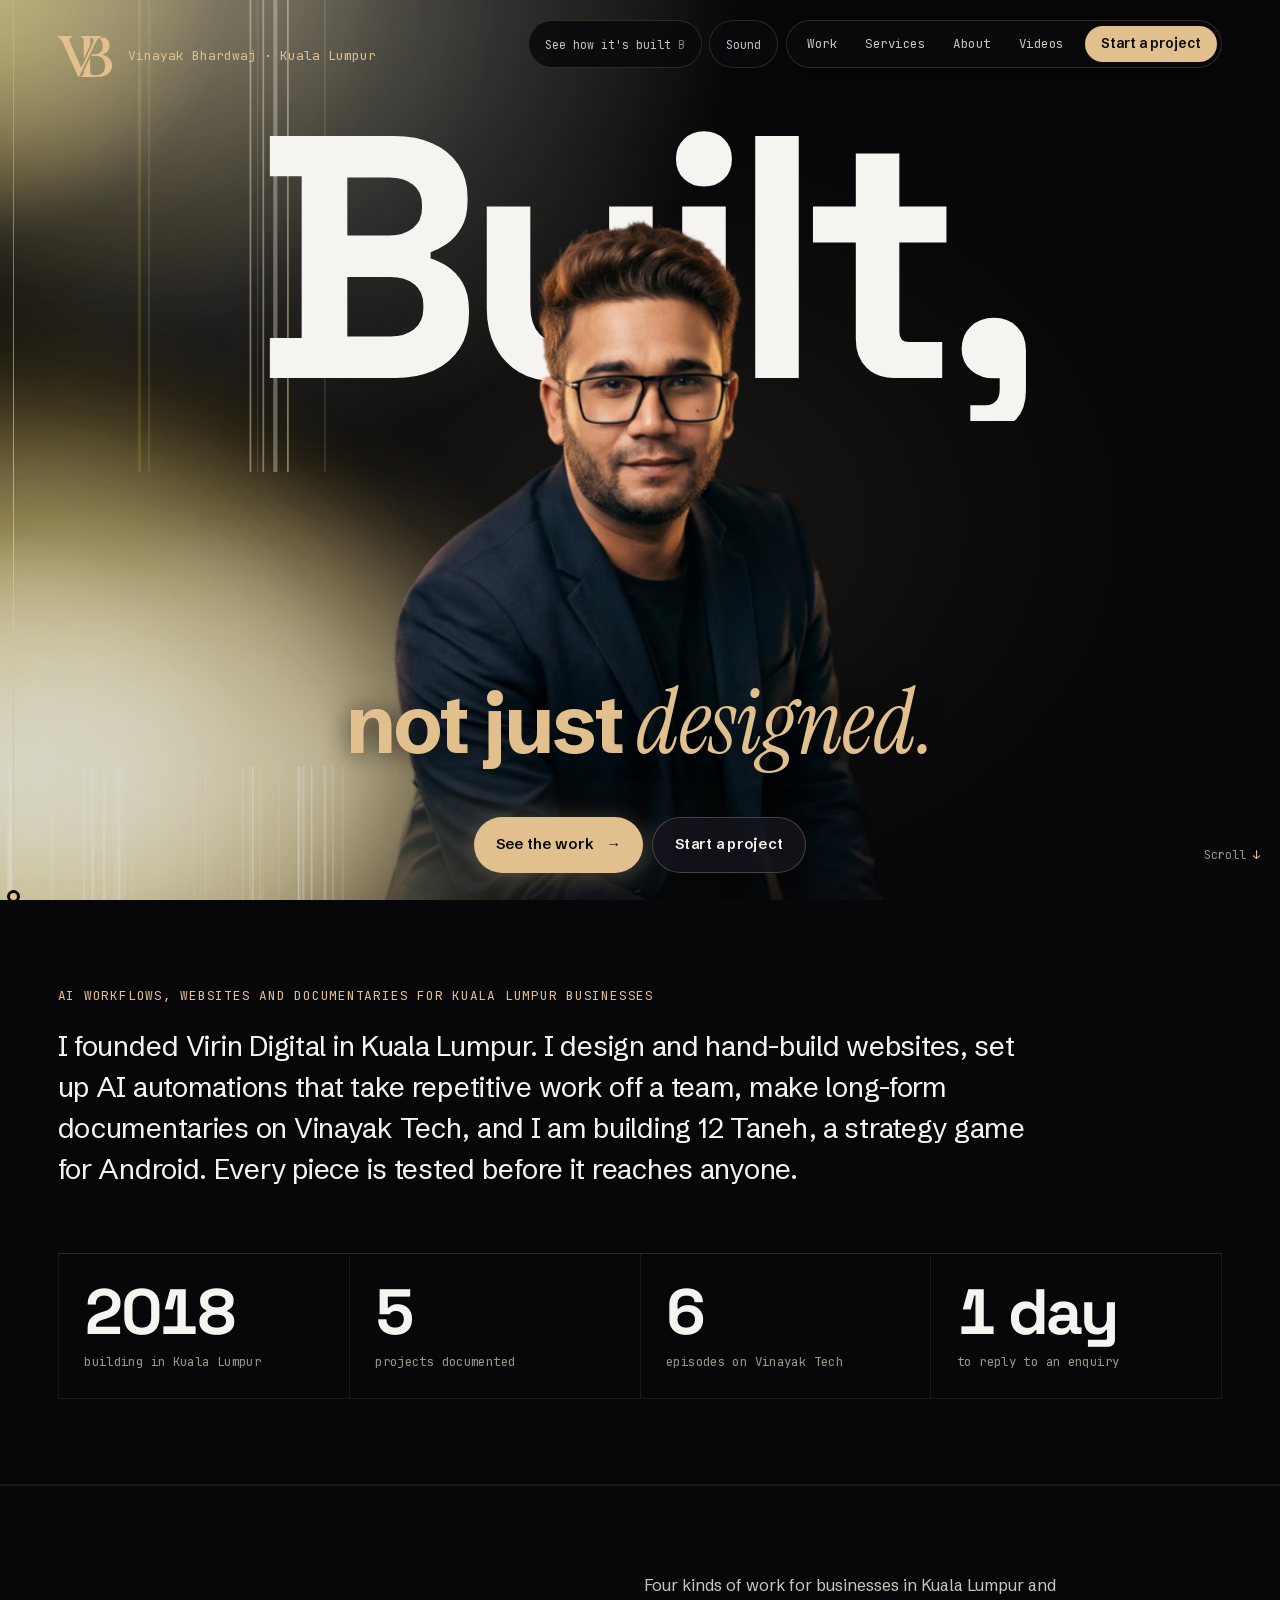
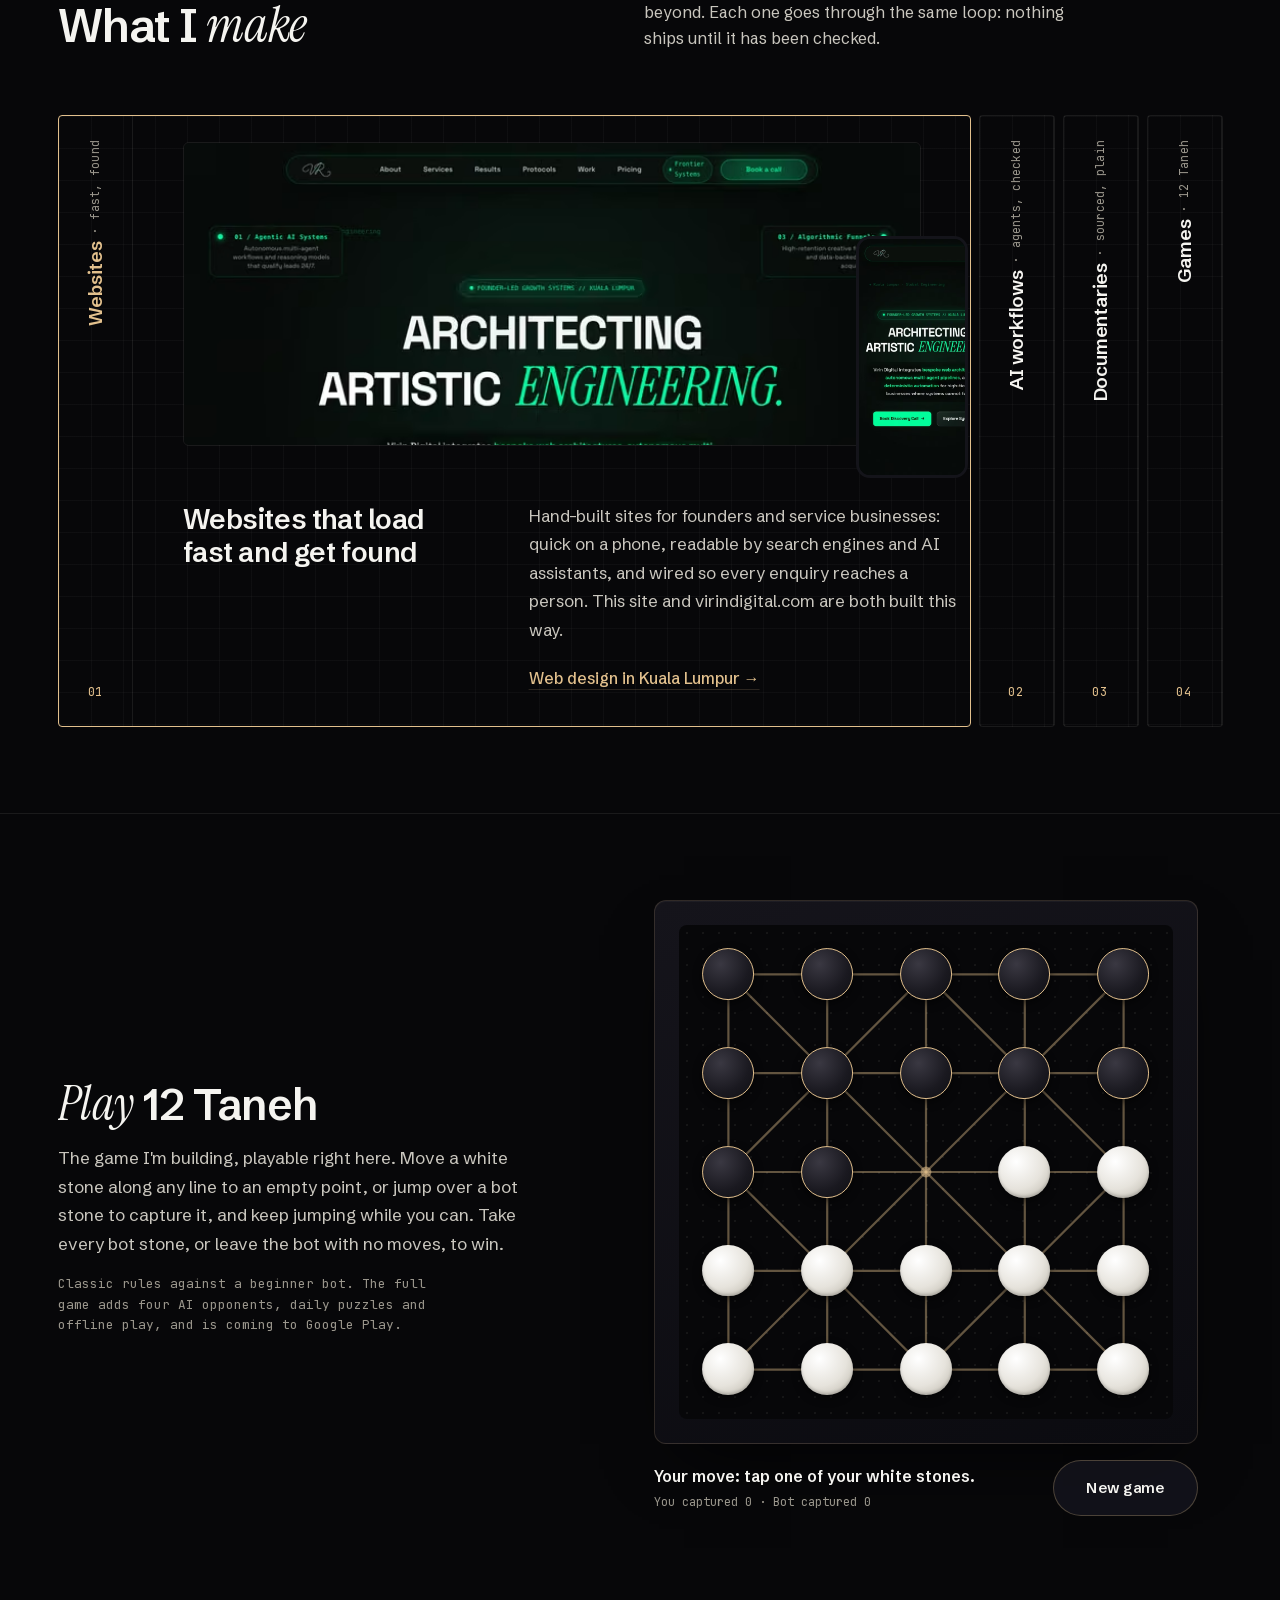
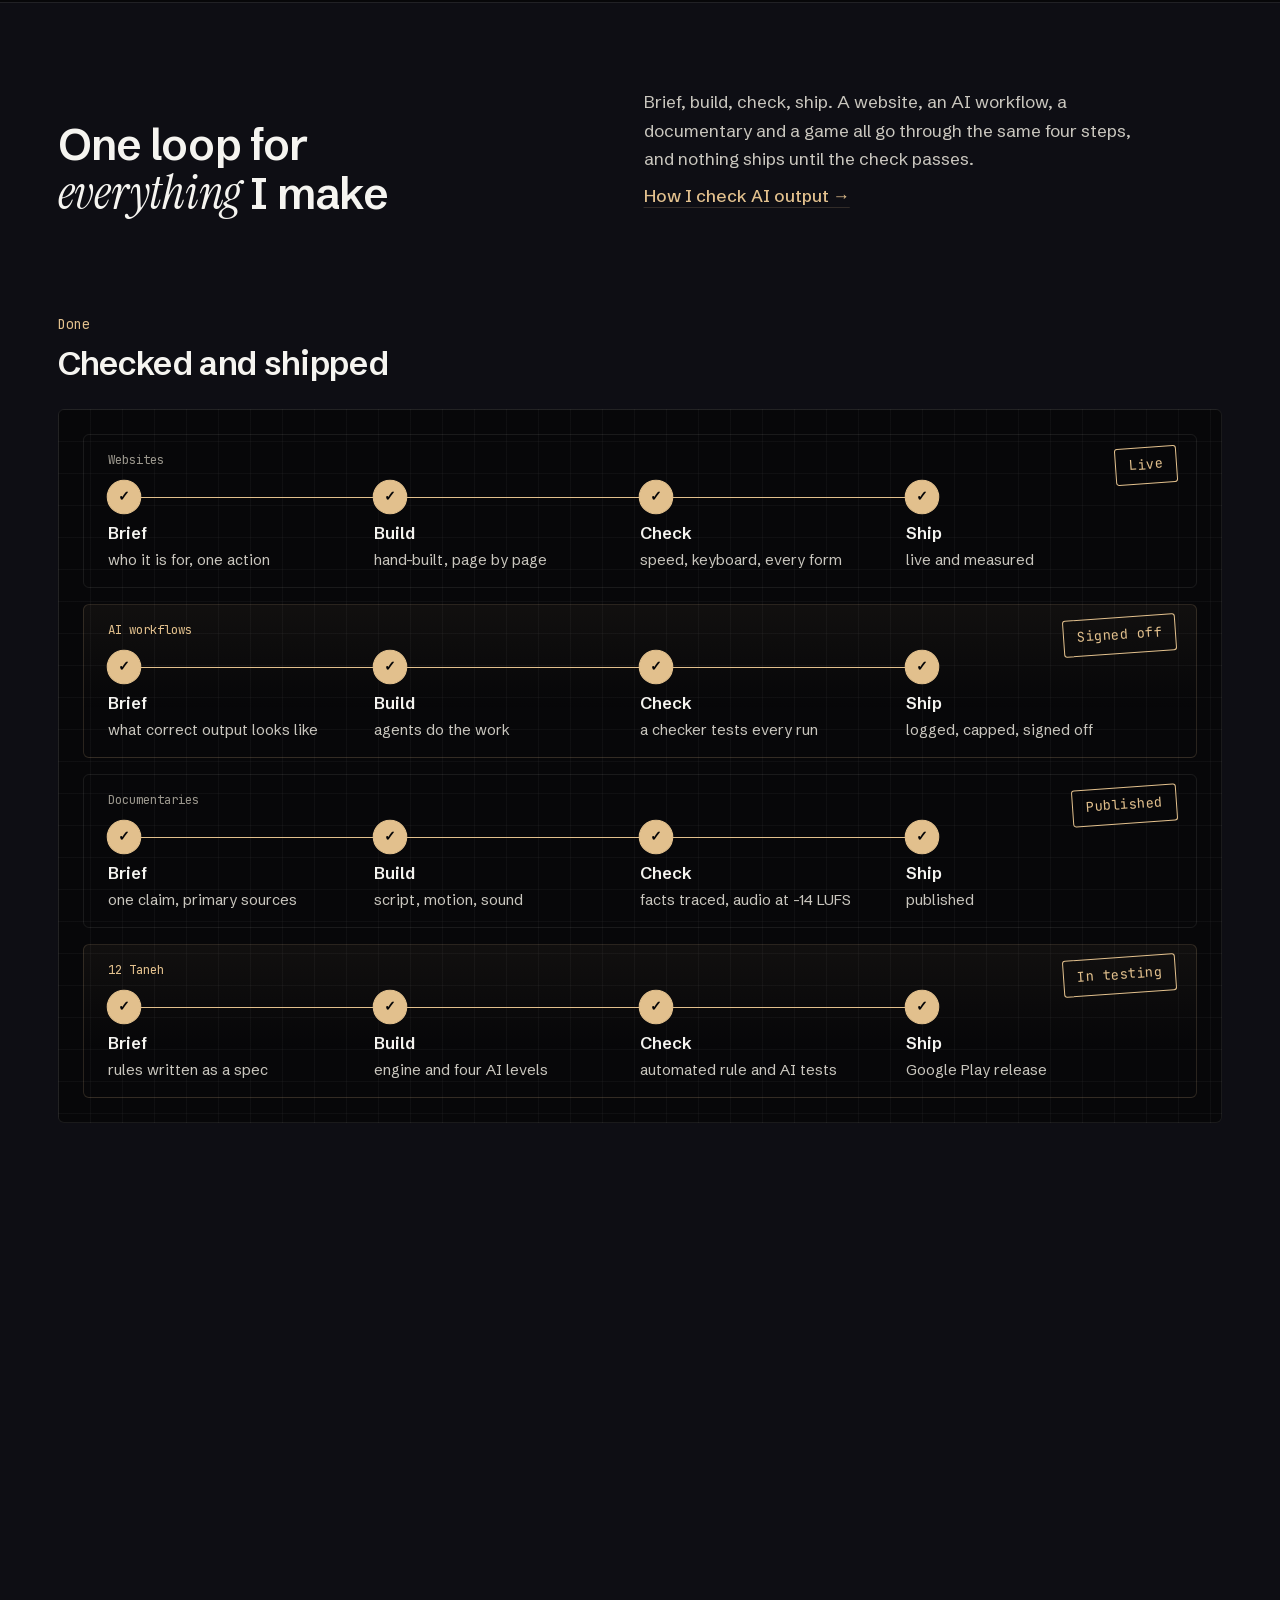
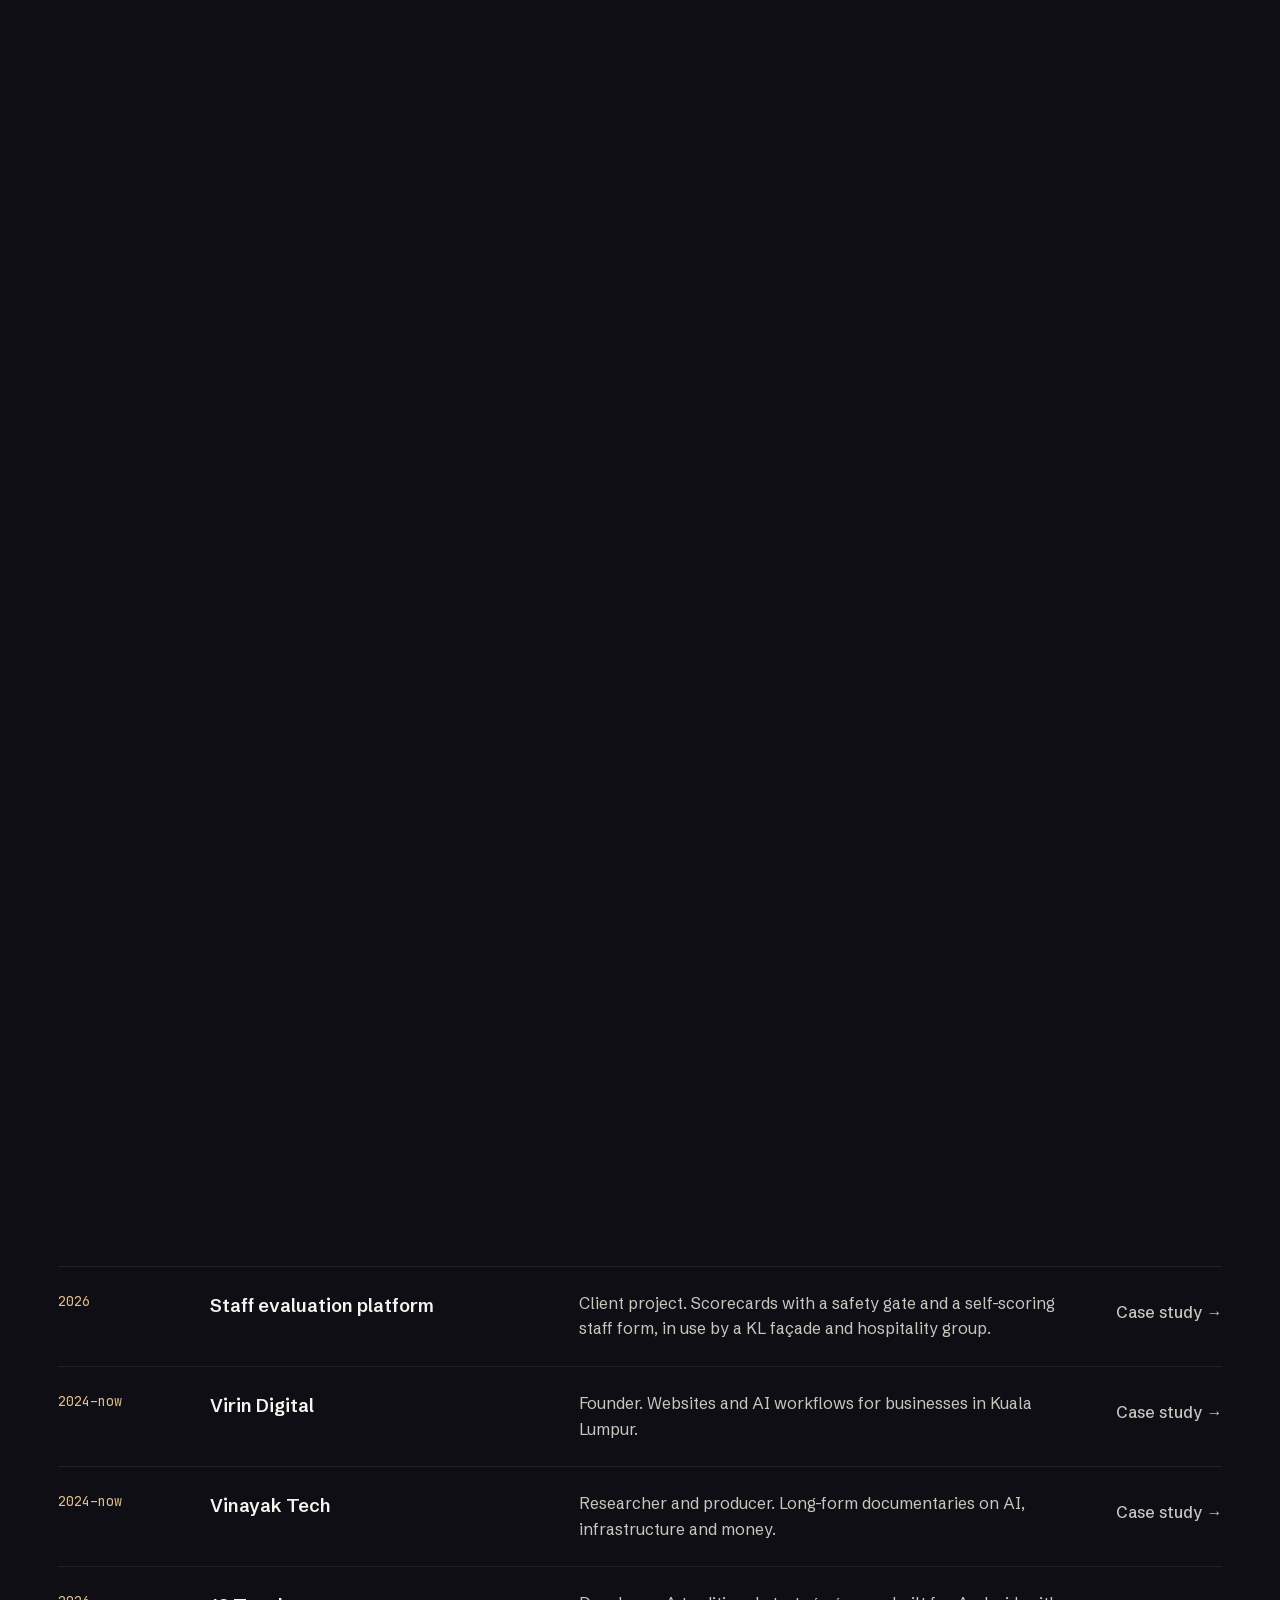
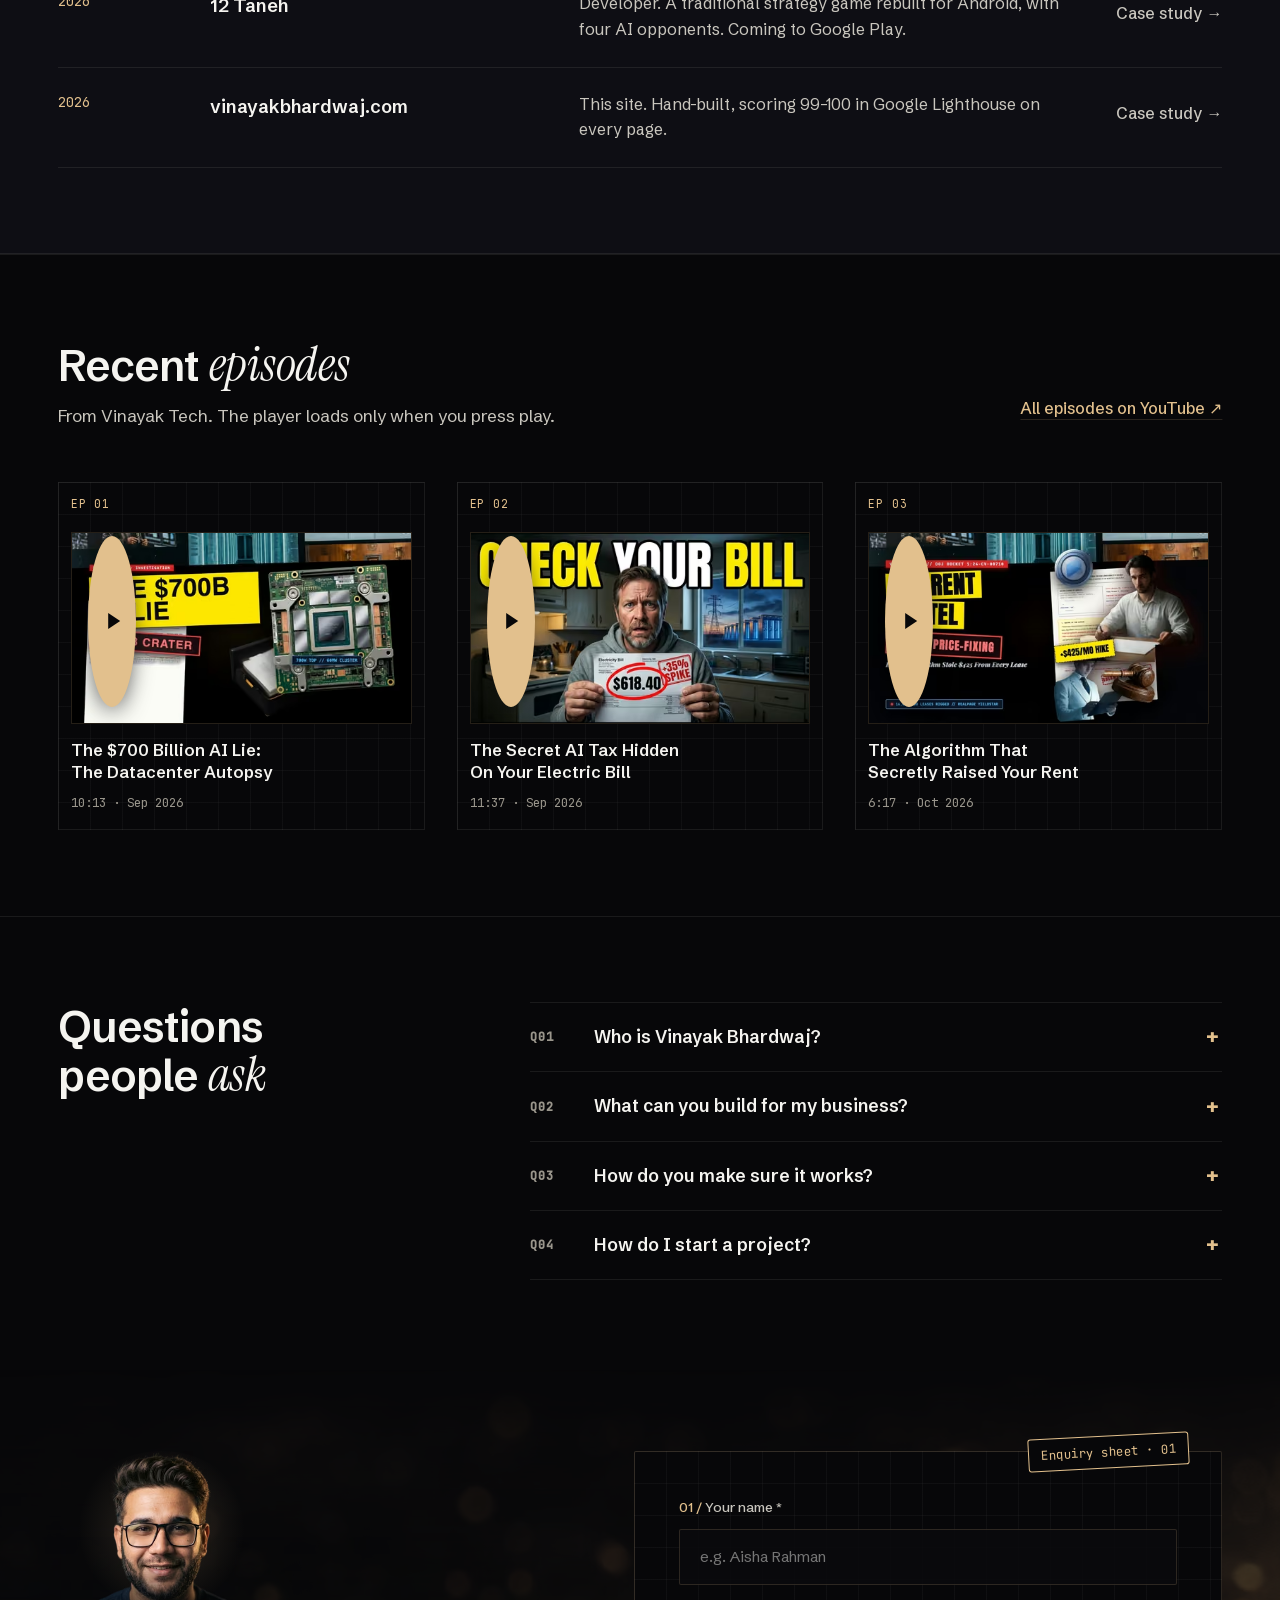
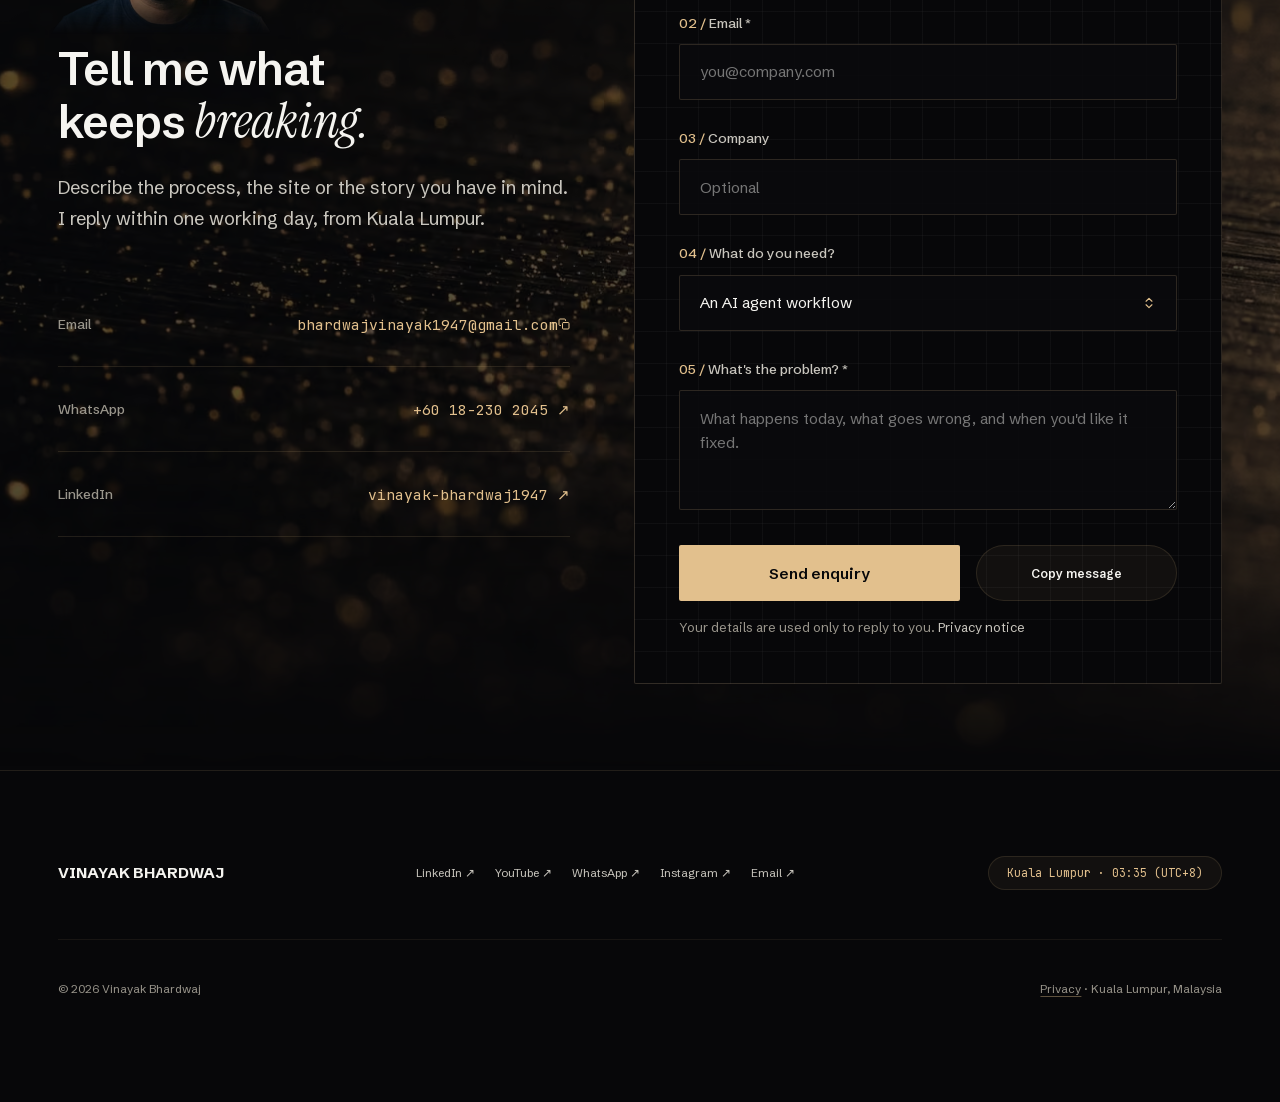
<file: index.html>
<!DOCTYPE html>
<html lang="en-MY">
<head>
    <meta charset="UTF-8">
    <meta name="viewport" content="width=device-width, initial-scale=1.0">
    <title>AI Automation &amp; Websites in Kuala Lumpur | Vinayak Bhardwaj</title>

    <!-- Theme & Browser Chrome Color (MWA & Mobile Accessibility Compliance) -->
    <meta name="theme-color" content="#070709">
    <meta name="msapplication-navbutton-color" content="#070709">
    <meta name="apple-mobile-web-app-status-bar-style" content="black-translucent">
    <meta name="apple-mobile-web-app-capable" content="yes">
    
    <!-- Primary Search & Indexing Directives (English & Bahasa Melayu) -->
    <meta name="description" content="Founder of Virin Digital in Kuala Lumpur: hand-built websites, AI automation, documentary content and a mobile game, each one checked before it ships.">
    <meta name="author" content="Vinayak Bhardwaj">
    <meta name="robots" content="index, follow, max-image-preview:large, max-snippet:-1, max-video-preview:-1">
    <link rel="canonical" href="https://www.vinayakbhardwaj.com/">
    
    <!-- Geo & Regional Targeting (Kuala Lumpur, Malaysia Focus) -->
    <meta name="geo.region" content="MY-14">
    <meta name="geo.placename" content="Kuala Lumpur">
    <meta name="geo.position" content="3.1390;101.6869">
    <meta name="ICBM" content="3.1390, 101.6869">

    <!-- Open Graph / Facebook / LinkedIn / WhatsApp -->
    <meta property="og:type" content="website">
    <meta property="og:url" content="https://www.vinayakbhardwaj.com/">
    <meta property="og:title" content="AI Automation &amp; Websites in Kuala Lumpur | Vinayak Bhardwaj">
    <meta property="og:description" content="Founder of Virin Digital in Kuala Lumpur: hand-built websites, AI automation, documentary content and a mobile game, each one checked before it ships.">
    <meta property="og:image" content="https://www.vinayakbhardwaj.com/assets/media/og-share-v2-1200x630.jpg">
    <meta property="og:image:width" content="1200">
    <meta property="og:image:height" content="630">
    <meta property="og:image:alt" content="Vinayak Bhardwaj, Kuala Lumpur: Built, not just designed. Websites, AI automation, content and games.">
    <meta property="og:site_name" content="Vinayak Bhardwaj">
    <meta property="og:locale" content="en_MY">
    <meta property="og:locale:alternate" content="ms_MY">
    <meta property="og:locale:alternate" content="en_US">

    <!-- Twitter / X Cards -->
    <meta name="twitter:card" content="summary_large_image">
    <meta name="twitter:title" content="AI Automation &amp; Websites in Kuala Lumpur | Vinayak Bhardwaj">
    <meta name="twitter:description" content="Founder of Virin Digital in Kuala Lumpur: hand-built websites, AI automation, documentary content and a mobile game, each one checked before it ships.">
    <meta name="twitter:image" content="https://www.vinayakbhardwaj.com/assets/media/og-share-v2-1200x630.jpg">
    <meta name="twitter:image:alt" content="Vinayak Bhardwaj, Kuala Lumpur: Built, not just designed. Websites, AI automation, content and games.">

    <!-- Favicon & Touch Icons -->
    <link rel="icon" href="/favicon.ico" sizes="48x48">
    <link rel="icon" href="/assets/brand/vb-icon.svg" type="image/svg+xml">
    <link rel="icon" href="/assets/brand/favicon-32.png" type="image/png" sizes="32x32">
    <link rel="apple-touch-icon" href="/assets/brand/apple-touch-icon.png">
    <link rel="manifest" href="/site.webmanifest">
    
    <!-- AI Context Link Autodiscovery & Agentic Markdown -->
    <link rel="help" type="text/plain" href="https://www.vinayakbhardwaj.com/llms.txt" title="LLM Context Index">
    <link rel="alternate" type="text/markdown" href="https://www.vinayakbhardwaj.com/llms-full.txt" title="Architectural Whitepaper">

    <!-- Schema.org Multi-Entity JSON-LD Knowledge Graph (ProfilePage, Person, ProfessionalService, WebSite, FAQPage) -->
    <script type="application/ld+json">
{
  "@context": "https://schema.org",
  "@graph": [
    {
      "@type": "ProfilePage",
      "@id": "https://www.vinayakbhardwaj.com/#profilepage",
      "url": "https://www.vinayakbhardwaj.com/",
      "name": "AI Automation & Websites in Kuala Lumpur | Vinayak Bhardwaj",
      "isPartOf": {
        "@id": "https://www.vinayakbhardwaj.com/#website"
      },
      "mainEntity": {
        "@id": "https://www.vinayakbhardwaj.com/#person"
      },
      "dateModified": "2026-10-30",
      "inLanguage": "en-MY",
      "description": "Founder of Virin Digital in Kuala Lumpur: hand-built websites, AI automation, documentary content and a mobile game, each one checked before it ships."
    },
    {
      "@type": "Person",
      "@id": "https://www.vinayakbhardwaj.com/#person",
      "name": "Vinayak Bhardwaj",
      "url": "https://www.vinayakbhardwaj.com/",
      "image": "https://www.vinayakbhardwaj.com/assets/media/headshot-800.jpg",
      "jobTitle": "Founder of Virin Digital",
      "description": "Founder of Virin Digital in Kuala Lumpur. Builds websites and AI automation for businesses, produces documentaries on Vinayak Tech, and is developing the mobile game 12 Taneh.",
      "email": "bhardwajvinayak1947@gmail.com",
      "telephone": "+60182302045",
      "address": {
        "@type": "PostalAddress",
        "addressLocality": "Kuala Lumpur",
        "addressCountry": "MY"
      },
      "alumniOf": {
        "@type": "CollegeOrUniversity",
        "name": "Sharda University",
        "sameAs": "https://www.sharda.ac.in/"
      },
      "worksFor": [
        {
          "@type": "Organization",
          "name": "Virin Digital",
          "url": "https://www.virindigital.com/"
        }
      ],
      "knowsAbout": [
        "Website design and development",
        "AI agent workflows",
        "Business process automation",
        "Technical SEO",
        "Documentary production",
        "Motion graphics",
        "Mobile game development",
        "React",
        "TypeScript",
        "Quality assurance"
      ],
      "knowsLanguage": [
        "English",
        "Malay",
        "Hindi",
        "Punjabi"
      ],
      "sameAs": [
        "https://www.linkedin.com/in/vinayak-bhardwaj1947/",
        "https://www.youtube.com/@Vinayak_ai_tech",
        "https://www.instagram.com/bhardwajvinayak104/",
        "https://github.com/bhardwajvinayak068"
      ]
    },
    {
      "@type": "ProfessionalService",
      "@id": "https://www.vinayakbhardwaj.com/#service",
      "name": "Vinayak Bhardwaj — AI automation, websites and documentaries",
      "url": "https://www.vinayakbhardwaj.com/",
      "image": "https://www.vinayakbhardwaj.com/assets/media/og-share-v2-1200x630.jpg",
      "logo": "https://www.vinayakbhardwaj.com/assets/brand/icon-512.png",
      "telephone": "+60182302045",
      "email": "bhardwajvinayak1947@gmail.com",
      "address": {
        "@type": "PostalAddress",
        "addressLocality": "Kuala Lumpur",
        "addressCountry": "MY"
      },
      "areaServed": [
        {
          "@type": "City",
          "name": "Kuala Lumpur"
        },
        {
          "@type": "Place",
          "name": "Klang Valley"
        },
        {
          "@type": "Country",
          "name": "Malaysia"
        }
      ],
      "provider": {
        "@id": "https://www.vinayakbhardwaj.com/#person"
      },
      "hasOfferCatalog": {
        "@type": "OfferCatalog",
        "name": "Services",
        "itemListElement": [
          {
            "@type": "Offer",
            "itemOffered": {
              "@type": "Service",
              "name": "AI agent workflows and business automation",
              "description": "Manual processes such as lead intake, reporting and document checks rebuilt as AI agent workflows, with a checking step, a cost cap and a person in the loop for failures."
            }
          },
          {
            "@type": "Offer",
            "itemOffered": {
              "@type": "Service",
              "name": "Website design and development",
              "description": "Hand-built websites for founders and service businesses: fast on phones, readable by search engines and AI assistants, with every enquiry routed to a person."
            }
          },
          {
            "@type": "Offer",
            "itemOffered": {
              "@type": "Service",
              "name": "Documentary and explainer video",
              "description": "Long-form and explainer videos built from primary documents, with motion graphics in Remotion and audio mastered to -14 LUFS."
            }
          }
        ]
      }
    },
    {
      "@type": "WebSite",
      "@id": "https://www.vinayakbhardwaj.com/#website",
      "url": "https://www.vinayakbhardwaj.com/",
      "name": "Vinayak Bhardwaj",
      "description": "Founder of Virin Digital in Kuala Lumpur: hand-built websites, AI automation, documentary content and a mobile game, each one checked before it ships.",
      "publisher": {
        "@id": "https://www.vinayakbhardwaj.com/#person"
      },
      "inLanguage": "en-MY"
    },
    {
      "@type": "FAQPage",
      "@id": "https://www.vinayakbhardwaj.com/#faq",
      "mainEntity": [
        {
          "@type": "Question",
          "name": "Who is Vinayak Bhardwaj?",
          "acceptedAnswer": {
            "@type": "Answer",
            "text": "I'm the founder of Virin Digital, based in Kuala Lumpur since 2018. I design and build websites, set up AI automation for businesses, make documentaries on my YouTube channel Vinayak Tech, and I'm building 12 Taneh, a mobile strategy game. I also have eight years of engineering QA/QC work behind me, which is where my habit of checking everything comes from."
          }
        },
        {
          "@type": "Question",
          "name": "What can you build for my business?",
          "acceptedAnswer": {
            "@type": "Answer",
            "text": "Websites that load fast on phones and send every enquiry to a person; AI agent workflows and automation that take over a manual process such as lead intake, reporting or document checks; and documentary or explainer videos built from primary sources."
          }
        },
        {
          "@type": "Question",
          "name": "How do you make sure it works?",
          "acceptedAnswer": {
            "@type": "Answer",
            "text": "Every project goes through the same loop: brief, build, check, ship. Websites are tested for speed, with a keyboard and a screen reader, and every form is sent end to end. AI workflows have a separate step that checks each output, sends failures to a person and logs every run."
          }
        },
        {
          "@type": "Question",
          "name": "How do I start a project?",
          "acceptedAnswer": {
            "@type": "Answer",
            "text": "Use the form below, WhatsApp +60 18-230 2045, or email bhardwajvinayak1947@gmail.com. Describe what happens today and what you want to change. I reply within one working day, from Kuala Lumpur."
          }
        }
      ]
    },
    {
      "@type": "VideoObject",
      "@id": "https://www.vinayakbhardwaj.com/#video-bbn5frwPuwo",
      "name": "The $700 Billion AI Lie: The Datacenter Autopsy",
      "description": "An investigation into the money behind AI datacenter spending, built from filings and primary documents.",
      "thumbnailUrl": [
        "https://i.ytimg.com/vi/bbn5frwPuwo/maxresdefault.jpg",
        "https://www.vinayakbhardwaj.com/assets/media/yt-bbn5frwPuwo-960.webp"
      ],
      "uploadDate": "2026-09-19T14:30:04Z",
      "duration": "PT10M13S",
      "embedUrl": "https://www.youtube-nocookie.com/embed/bbn5frwPuwo",
      "contentUrl": "https://www.youtube.com/watch?v=bbn5frwPuwo",
      "author": {
        "@id": "https://www.vinayakbhardwaj.com/#person"
      },
      "inLanguage": "en"
    },
    {
      "@type": "VideoObject",
      "@id": "https://www.vinayakbhardwaj.com/#video-rk08UFrehys",
      "name": "The Secret AI Tax Hidden On Your Electric Bill",
      "description": "How AI datacenter demand reaches household electricity bills, traced through utility filings.",
      "thumbnailUrl": [
        "https://i.ytimg.com/vi/rk08UFrehys/maxresdefault.jpg",
        "https://www.vinayakbhardwaj.com/assets/media/yt-rk08UFrehys-960.webp"
      ],
      "uploadDate": "2026-09-24T17:30:13Z",
      "duration": "PT11M37S",
      "embedUrl": "https://www.youtube-nocookie.com/embed/rk08UFrehys",
      "contentUrl": "https://www.youtube.com/watch?v=rk08UFrehys",
      "author": {
        "@id": "https://www.vinayakbhardwaj.com/#person"
      },
      "inLanguage": "en"
    },
    {
      "@type": "VideoObject",
      "@id": "https://www.vinayakbhardwaj.com/#video-jT9SVyfT6OE",
      "name": "The Algorithm That Secretly Raised Your Rent",
      "description": "How a rent-pricing algorithm coordinated landlord prices, explained from court documents.",
      "thumbnailUrl": [
        "https://i.ytimg.com/vi/jT9SVyfT6OE/maxresdefault.jpg",
        "https://www.vinayakbhardwaj.com/assets/media/yt-jT9SVyfT6OE-960.webp"
      ],
      "uploadDate": "2026-10-14T22:00:11Z",
      "duration": "PT6M17S",
      "embedUrl": "https://www.youtube-nocookie.com/embed/jT9SVyfT6OE",
      "contentUrl": "https://www.youtube.com/watch?v=jT9SVyfT6OE",
      "author": {
        "@id": "https://www.vinayakbhardwaj.com/#person"
      },
      "inLanguage": "en"
    }
  ]
}
    </script>
    
    <!-- Fonts (self-hosted) and hero preload -->
    <link rel="preload" href="assets/fonts/schibsted-grotesk-var.woff2" as="font" type="font/woff2" crossorigin>
    <link rel="preload" href="assets/fonts/space-grotesk-700.woff2" as="font" type="font/woff2" crossorigin>
    <link rel="preload" href="assets/fonts/instrument-serif-italic.woff2" as="font" type="font/woff2" crossorigin>
    <link rel="preload" as="image" type="image/avif" imagesrcset="assets/media/hero3-cut-480.avif 480w, assets/media/hero3-cut-800.avif 800w, assets/media/hero3-cut-1200.avif 1200w" imagesizes="(max-width: 767px) 90vw, 46vw" fetchpriority="high">

    <!-- Stylesheets -->
    <style>
        /* Self-hosted Google Fonts (variable, latin subset). Replaces the render-blocking fonts.googleapis.com request. */
        @font-face {
          font-family: 'Schibsted Grotesk';
          font-style: normal;
          font-weight: 400 700;
          font-display: swap;
          src: url(assets/fonts/schibsted-grotesk-var.woff2) format('woff2');
          unicode-range: U+0020-007E, U+00A0, U+00A9, U+00B0, U+00B7, U+00D7, U+00E7, U+00E9, U+2013-2014, U+2018-201D, U+2022, U+2026, U+2190-2193, U+2197;
        }
        @font-face {
          font-family: 'JetBrains Mono';
          font-style: normal;
          font-weight: 400 500;
          font-display: swap;
          src: url(assets/fonts/jetbrains-mono-var.woff2) format('woff2');
          unicode-range: U+0020-007E, U+00A0, U+00A9, U+00B0, U+00B7, U+00D7, U+00E7, U+00E9, U+2013-2014, U+2018-201D, U+2022, U+2026, U+2190-2193, U+2197;
        }
    </style>
    <link rel="stylesheet" href="css/site.css?v=20.1">
</head>
<body>
    <a class="skip-link" href="#main-content">Skip to content</a>




    <!-- ==========================================================================
         NAVIGATION
         ========================================================================== -->
    <header class="site-header" role="banner">
        <div class="nav-container">
            <div class="nav-pill">


                <nav class="ev-desk-nav" aria-label="Site">
                    <a href="/projects">Work</a>
                    <a href="#services">Services</a>
                    <a href="/about">About</a>
                    <a href="#videos">Videos</a>
                    <a class="ev-desk-cta" href="#contact">Start a project</a>
                </nav>

                <div class="nav-mobile-actions">
                    <button id="mobile-menu-toggle" class="mobile-menu-toggle" aria-label="Open menu" aria-expanded="false" aria-controls="mobile-menu-overlay">
                        <span class="menu-icon" aria-hidden="true"><span class="hamburger-line line-1"></span><span class="hamburger-line line-2"></span><span class="hamburger-line line-3"></span></span>
                    </button>
                </div>
            </div>
        </div>
    </header>

    <div id="mobile-menu-overlay" class="mobile-menu-overlay" aria-hidden="true" role="dialog" aria-modal="true" aria-label="Menu" inert>
        <div class="mobile-menu-inner">
            <div class="mobile-menu-header">
                <img class="menu-logo" src="assets/brand/vb-mark.svg" alt="Vinayak Bhardwaj" width="855" height="646">
                <button id="mobile-menu-close" class="mobile-menu-close-btn" aria-label="Close menu">
                    <svg width="14" height="14" viewBox="0 0 24 24" fill="none" stroke="currentColor" stroke-width="2.2" stroke-linecap="round" stroke-linejoin="round" aria-hidden="true"><line x1="18" y1="6" x2="6" y2="18"></line><line x1="6" y1="6" x2="18" y2="18"></line></svg>
                </button>
            </div>

            <nav class="mobile-nav-list" aria-label="Main navigation">
                <a href="#hero" class="mobile-nav-item"><span class="mobile-nav-label">Home</span></a>
                <a href="#services" class="mobile-nav-item"><span class="mobile-nav-label">Services</span></a>
                <a href="/projects" class="mobile-nav-item"><span class="mobile-nav-label">Work</span></a>
                <a href="/about" class="mobile-nav-item"><span class="mobile-nav-label">About</span></a>
                <a href="#videos" class="mobile-nav-item"><span class="mobile-nav-label">Videos</span></a>
                <a href="#contact" class="mobile-nav-item"><span class="mobile-nav-label">Contact</span></a>
            </nav>

            <div class="mobile-menu-footer">
                <div class="mobile-meta-text">Kuala Lumpur, Malaysia</div>
                <div class="mobile-social-strip" aria-label="Social links">
                    <a href="https://www.linkedin.com/in/vinayak-bhardwaj1947/" target="_blank" rel="noopener noreferrer" class="mobile-social-link">LinkedIn ↗</a>
                    <a href="https://www.youtube.com/@Vinayak_ai_tech" target="_blank" rel="noopener noreferrer" class="mobile-social-link">YouTube ↗</a>
                    <a href="https://wa.me/60182302045" target="_blank" rel="noopener noreferrer" class="mobile-social-link">WhatsApp ↗</a>
                    <a href="https://www.instagram.com/bhardwajvinayak104/" target="_blank" rel="noopener noreferrer" class="mobile-social-link">Instagram ↗</a>
                </div>
                <a href="#contact" class="btn btn-primary-gold mobile-cta-btn" id="mobile-cta-link">Start a project →</a>
            </div>
        </div>
    </div>

    <main id="main-content">
        <!-- ==========================================================================
             HERO: the portrait carries the page, gold dust drifts behind it
             ========================================================================== -->
        <section class="ev-hero ev-stage" id="hero" aria-labelledby="hero-title">
            <canvas id="gold-canvas" class="ev-hero-dust" data-settle="grid" aria-hidden="true"></canvas>
            <div class="ev-stage-top container">
                <img class="ev-hero-logo" src="assets/brand/vb-mark.svg" alt="" width="855" height="646">
                <p class="ev-kicker">Vinayak Bhardwaj · Kuala Lumpur</p>
            </div>
            <h1 class="ev-stage-title" id="hero-title">
                <span class="ev-stage-back" aria-hidden="true"><span class="ev-char" style="--i:0">B</span><span class="ev-char" style="--i:1">u</span><span class="ev-char" style="--i:2">i</span><span class="ev-char" style="--i:3">l</span><span class="ev-char" style="--i:4">t</span><span class="ev-char" style="--i:5">,</span></span>
                <span class="ev-stage-front"><span class="visually-hidden">Built, </span><span class="ev-word" style="--i:0">not</span> <span class="ev-word" style="--i:1">just</span> <span class="ev-word" style="--i:2"><span class="ev-serif">designed.</span></span></span>
            </h1>
            <script>/* Hide "Built," until the dust has assembled it; never longer than 4.5 s */(function(h){if(!h||matchMedia('(prefers-reduced-motion: reduce)').matches||scrollY>40)return;h.classList.add('is-assembling');setTimeout(function(){h.classList.replace('is-assembling','is-assembled')},4500)})(document.getElementById('hero'))</script>
            <figure class="ev-stage-figure">
                <picture>
                    <source type="image/avif" srcset="assets/media/hero3-cut-480.avif 480w, assets/media/hero3-cut-800.avif 800w, assets/media/hero3-cut-1200.avif 1200w" sizes="(max-width: 767px) 90vw, 46vw">
                    <source type="image/webp" srcset="assets/media/hero3-cut-480.webp 480w, assets/media/hero3-cut-800.webp 800w, assets/media/hero3-cut-1200.webp 1200w" sizes="(max-width: 767px) 90vw, 46vw">
                    <img src="assets/media/hero3-cut-800.webp" alt="Vinayak Bhardwaj seated on a stool in a navy blazer, smiling at the camera" width="1476" height="1650" fetchpriority="high" decoding="async">
                </picture>
            </figure>
            <div class="ev-stage-actions">
                <a href="/projects" class="btn btn-primary-gold"><span>See the work</span><span class="arrow-glyph" aria-hidden="true">→</span></a>
                <a href="#contact" class="btn btn-secondary-glass"><span>Start a project</span></a>
            </div>
            <a class="ev-stage-cue" href="#intro">Scroll</a>
        </section>

        <!-- ==========================================================================
             INTRO: who, what, and the two ways in
             ========================================================================== -->
        <section class="ev-intro" id="intro" aria-label="Introduction">
            <div class="container">
                <p class="ev-intro-kicker">AI workflows, websites and documentaries for Kuala Lumpur businesses</p>
                <p class="ev-intro-lede">I founded Virin Digital in Kuala Lumpur. I design and hand-build websites, set up AI automations that take repetitive work off a team, make long-form documentaries on Vinayak Tech, and I am building 12 Taneh, a strategy game for Android. Every piece is tested before it reaches anyone.</p>
                <ul class="ev-stats" aria-label="At a glance">
                    <li><span class="ev-stat-num">2018</span><span class="ev-stat-label">building in Kuala Lumpur</span></li>
                    <li><span class="ev-stat-num">5</span><span class="ev-stat-label">projects documented</span></li>
                    <li><span class="ev-stat-num">6</span><span class="ev-stat-label">episodes on Vinayak Tech</span></li>
                    <li><span class="ev-stat-num">1 day</span><span class="ev-stat-label">to reply to an enquiry</span></li>
                </ul>
            </div>
        </section>

        <!-- ==========================================================================
             SERVICES: three things, each with the picture that shows it
             ========================================================================== -->
        <section class="ev-services" id="services" aria-labelledby="services-title">
            <div class="container">
                <header class="ev-section-head">
                    <h2 id="services-title">What I <span class="ev-serif">make</span></h2>
                    <p>Four kinds of work for businesses in Kuala Lumpur and beyond. Each one goes through the same loop: nothing ships until it has been checked.</p>
                </header>

                <div class="ev-stack">
                    <article class="ev-row is-open">
                        <button type="button" class="ev-stack-tab" aria-expanded="true" aria-controls="svc-1"><span class="ev-stack-num">01</span><span class="ev-stack-name">Websites<span class="ev-stack-hint"> · fast, found</span></span></button>
                        <div class="ev-stack-body" id="svc-1">
                            <figure class="ev-row-media ev-device">
                                <picture>
                                    <source type="image/avif" srcset="assets/media/virin-desktop-720.avif 720w, assets/media/virin-desktop-1440.avif 1440w" sizes="(max-width: 899px) 100vw, 55vw">
                                    <source type="image/webp" srcset="assets/media/virin-desktop-720.webp 720w, assets/media/virin-desktop-1440.webp 1440w" sizes="(max-width: 899px) 100vw, 55vw">
                                    <img class="ev-device-desktop" src="assets/media/virin-desktop-1440.webp" alt="Screenshot of virindigital.com on desktop" width="1440" height="900" loading="lazy" decoding="async">
                                </picture>
                                <picture>
                                    <source type="image/avif" srcset="assets/media/virin-mobile-390.avif">
                                    <img class="ev-device-phone" src="assets/media/virin-mobile-390.webp" alt="Screenshot of virindigital.com on a phone" width="390" height="844" loading="lazy" decoding="async">
                                </picture>
                            </figure>
                            <div class="ev-row-copy">
                                <h3>Websites that load fast and get found</h3>
                                <p>Hand-built sites for founders and service businesses: quick on a phone, readable by search engines and AI assistants, and wired so every enquiry reaches a person. This site and virindigital.com are both built this way.</p>
                                <a class="ev-link" href="/web-design-kuala-lumpur">Web design in Kuala Lumpur →</a>
                            </div>
                        </div>
                    </article>
                    <article class="ev-row">
                        <button type="button" class="ev-stack-tab" aria-expanded="false" aria-controls="svc-2"><span class="ev-stack-num">02</span><span class="ev-stack-name">AI workflows<span class="ev-stack-hint"> · agents, checked</span></span></button>
                        <div class="ev-stack-body" id="svc-2">
                            <figure class="ev-row-media">
                                <picture>
                                    <source type="image/avif" srcset="assets/media/desk-640.avif 640w, assets/media/desk-1000.avif 1000w, assets/media/desk-1600.avif 1600w" sizes="(max-width: 899px) 100vw, 55vw">
                                    <source type="image/webp" srcset="assets/media/desk-640.webp 640w, assets/media/desk-1000.webp 1000w, assets/media/desk-1600.webp 1600w" sizes="(max-width: 899px) 100vw, 55vw">
                                    <img src="assets/media/desk-1000.jpg" alt="Vinayak working at his desk at night, code on a second monitor" width="2400" height="1792" loading="lazy" decoding="async">
                                </picture>
                            </figure>
                            <div class="ev-row-copy">
                                <h3>AI agent workflows and automation</h3>
                                <p>I take a manual process, such as lead intake, reporting or document checks, and rebuild it as an AI workflow: agents that do the work and a second step that checks it, with failures sent to a person and a cap on what each run can cost.</p>
                                <a class="ev-link" href="/ai-automation-kuala-lumpur">AI automation in Kuala Lumpur →</a>
                            </div>
                        </div>
                    </article>
                    <article class="ev-row">
                        <button type="button" class="ev-stack-tab" aria-expanded="false" aria-controls="svc-3"><span class="ev-stack-num">03</span><span class="ev-stack-name">Documentaries<span class="ev-stack-hint"> · sourced, plain</span></span></button>
                        <div class="ev-stack-body" id="svc-3">
                            <figure class="ev-row-media">
                                <picture>
                                    <source type="image/avif" srcset="assets/media/studio-640.avif 640w, assets/media/studio-1000.avif 1000w, assets/media/studio-1600.avif 1600w" sizes="(max-width: 899px) 100vw, 55vw">
                                    <source type="image/webp" srcset="assets/media/studio-640.webp 640w, assets/media/studio-1000.webp 1000w, assets/media/studio-1600.webp 1600w" sizes="(max-width: 899px) 100vw, 55vw">
                                    <img src="assets/media/studio-1000.jpg" alt="Vinayak recording a video with a boom microphone and camera" width="2400" height="1792" loading="lazy" decoding="async">
                                </picture>
                            </figure>
                            <div class="ev-row-copy">
                                <h3>Documentaries and content</h3>
                                <p>Vinayak Tech is my YouTube channel. Each episode takes one claim about AI or money, follows the documents and numbers behind it, and explains it in plain language. Research, scripts, motion graphics and sound are all made in-house.</p>
                                <a class="ev-link" href="#videos">Watch recent episodes ↓</a>
                            </div>
                        </div>
                    </article>
                    <article class="ev-row">
                        <button type="button" class="ev-stack-tab" aria-expanded="false" aria-controls="svc-4"><span class="ev-stack-num">04</span><span class="ev-stack-name">Games<span class="ev-stack-hint"> · 12 Taneh</span></span></button>
                        <div class="ev-stack-body" id="svc-4">
                            <figure class="ev-row-media ev-phone">
                                <picture>
                                    <source type="image/avif" srcset="assets/media/taneh-board-390.avif 390w, assets/media/taneh-board-780.avif 780w" sizes="(max-width: 899px) 60vw, 22vw">
                                    <source type="image/webp" srcset="assets/media/taneh-board-390.webp 390w, assets/media/taneh-board-780.webp 780w" sizes="(max-width: 899px) 60vw, 22vw">
                                    <img src="assets/media/taneh-board-390.webp" alt="Screenshot of 12 Taneh on a phone: the 25-point board with white and dark stones, the AI opponent Ustad and the Play vs AI mode" width="390" height="866" loading="lazy" decoding="async">
                                </picture>
                            </figure>
                            <div class="ev-row-copy">
                                <h3>Games and apps</h3>
                                <p>12 Taneh is my own mobile game: the centuries-old South Asian board game, also known as Bara Tehni and Alquerque, rebuilt for Android with four AI opponents, daily puzzles and offline play. It is in testing now and coming to Google Play.</p>
                                <a class="ev-link" href="#play">Play it on this page ↓</a>
                            </div>
                        </div>
                    </article>
                </div>
            </div>
        </section>

        <!-- ==========================================================================
             PLAY: 12 Taneh, the game I am building, playable on the page
             ========================================================================== -->
        <section class="ev-playground" id="play" aria-labelledby="play-title">
            <div class="container ev-play-grid">
                <header class="ev-section-head">
                    <h2 id="play-title"><span class="ev-serif">Play</span> 12 Taneh</h2>
                    <p>The game I'm building, playable right here. Move a white stone along any line to an empty point, or jump over a bot stone to capture it, and keep jumping while you can. Take every bot stone, or leave the bot with no moves, to win.</p>
                    <p class="ev-play-note">Classic rules against a beginner bot. The full game adds four AI opponents, daily puzzles and offline play, and is coming to Google Play.</p>
                </header>
                <div class="ev-taneh" data-taneh>
                    <div class="ev-taneh-frame">
                        <div class="ev-taneh-board" role="group" aria-label="12 Taneh board, 25 points">
                            <svg viewBox="0 0 100 100" aria-hidden="true" focusable="false"></svg>
                        </div>
                    </div>
                    <div class="ev-taneh-bar">
                        <div>
                            <p class="ev-taneh-status" data-taneh-status role="status" aria-live="polite">The board loads as you scroll to it.</p>
                            <p class="ev-taneh-score" data-taneh-score></p>
                        </div>
                        <button type="button" class="btn btn-secondary-glass" data-taneh-reset><span>New game</span></button>
                    </div>
                </div>
            </div>
        </section>

        <!-- ==========================================================================
             WORK: the build loop every project runs through, plus the records
             ========================================================================== -->
        <section class="ev-work" id="work" aria-labelledby="work-title">
            <div class="container">
                <header class="ev-section-head">
                    <h2 id="work-title">One loop for <span class="ev-serif">everything</span> I make</h2>
                    <p>Brief, build, check, ship. A website, an AI workflow, a documentary and a game all go through the same four steps, and nothing ships until the check passes. <a class="ev-link" href="/how-i-check-ai-output">How I check AI output →</a></p>
                </header>

                <div class="ev-inspect">
                <div class="ev-inspect-stage">
                <p class="ev-inspect-readout" aria-hidden="true"><span class="ev-readout-step">The loop</span><span class="ev-readout-label">Scroll to run all four</span></p>
                <p class="ev-swipe-hint" aria-hidden="true">Swipe for all four tracks →</p>
                <div class="ev-loops ev-sheet ev-loops-4" tabindex="0" role="group" aria-label="The same build loop for websites, AI workflows, documentaries and 12 Taneh" data-steps="Brief|Build|Check|Ship" data-done="Checked and shipped">
                    <span class="ev-scan" aria-hidden="true"></span>
                    <div class="ev-loop">
                        <p class="ev-loop-name">Websites</p>
                        <ol>
                            <li><span>Brief</span>who it is for, one action</li>
                            <li><span>Build</span>hand-built, page by page</li>
                            <li><span>Check</span>speed, keyboard, every form</li>
                            <li><span>Ship</span>live and measured</li>
                        </ol>
                        <p class="ev-loop-stamp" aria-hidden="true">Live</p>
                    </div>
                    <div class="ev-loop ev-loop-ai">
                        <p class="ev-loop-name">AI workflows</p>
                        <ol>
                            <li><span>Brief</span>what correct output looks like</li>
                            <li><span>Build</span>agents do the work</li>
                            <li><span>Check</span>a checker tests every run</li>
                            <li><span>Ship</span>logged, capped, signed off</li>
                        </ol>
                        <p class="ev-loop-stamp" aria-hidden="true">Signed off</p>
                    </div>
                    <div class="ev-loop">
                        <p class="ev-loop-name">Documentaries</p>
                        <ol>
                            <li><span>Brief</span>one claim, primary sources</li>
                            <li><span>Build</span>script, motion, sound</li>
                            <li><span>Check</span>facts traced, audio at -14 LUFS</li>
                            <li><span>Ship</span>published</li>
                        </ol>
                        <p class="ev-loop-stamp" aria-hidden="true">Published</p>
                    </div>
                    <div class="ev-loop ev-loop-ai">
                        <p class="ev-loop-name">12 Taneh</p>
                        <ol>
                            <li><span>Brief</span>rules written as a spec</li>
                            <li><span>Build</span>engine and four AI levels</li>
                            <li><span>Check</span>automated rule and AI tests</li>
                            <li><span>Ship</span>Google Play release</li>
                        </ol>
                        <p class="ev-loop-stamp" aria-hidden="true">In testing</p>
                    </div>
                </div>
                </div>
                </div>

                <ul class="ev-records">
                    <li>
                        <span class="ev-rec-years">2026</span>
                        <div><h3>Staff evaluation platform</h3><p>Client project. Scorecards with a safety gate and a self-scoring staff form, in use by a KL façade and hospitality group.</p></div>
                        <a href="/projects#staff-evaluation" class="ev-rec-link" aria-label="Staff evaluation platform case study">Case study →</a>
                    </li>
                    <li>
                        <span class="ev-rec-years">2024–now</span>
                        <div><h3>Virin Digital</h3><p>Founder. Websites and AI workflows for businesses in Kuala Lumpur.</p></div>
                        <a href="/projects#virin-digital" class="ev-rec-link" aria-label="Virin Digital case study">Case study →</a>
                    </li>
                    <li>
                        <span class="ev-rec-years">2024–now</span>
                        <div><h3>Vinayak Tech</h3><p>Researcher and producer. Long-form documentaries on AI, infrastructure and money.</p></div>
                        <a href="/projects#vinayak-tech" class="ev-rec-link" aria-label="Vinayak Tech case study">Case study →</a>
                    </li>
                    <li>
                        <span class="ev-rec-years">2026</span>
                        <div><h3>12 Taneh</h3><p>Developer. A traditional strategy game rebuilt for Android, with four AI opponents. Coming to Google Play.</p></div>
                        <a href="/projects#twelve-taneh" class="ev-rec-link" aria-label="12 Taneh case study">Case study →</a>
                    </li>
                    <li>
                        <span class="ev-rec-years">2026</span>
                        <div><h3>vinayakbhardwaj.com</h3><p>This site. Hand-built, scoring 99–100 in Google Lighthouse on every page.</p></div>
                        <a href="/projects#this-site" class="ev-rec-link" aria-label="This website case study">Case study →</a>
                    </li>
                </ul>
            </div>
        </section>

        <!-- ==========================================================================
             VIDEOS: real episodes, player loads only on click
             ========================================================================== -->
        <section class="ev-videos" id="videos" aria-labelledby="videos-title">
            <div class="container">
                <header class="ev-section-head ev-head-row">
                    <div>
                        <h2 id="videos-title">Recent <span class="ev-serif">episodes</span></h2>
                        <p>From Vinayak Tech. The player loads only when you press play.</p>
                    </div>
                    <a class="ev-link" href="https://www.youtube.com/@Vinayak_ai_tech" target="_blank" rel="noopener noreferrer">All episodes on YouTube ↗</a>
                </header>
                <ul class="ev-video-grid">
                    <li class="ev-video ev-sheet">
                        <button type="button" class="ev-video-btn" data-yt="bbn5frwPuwo" aria-label="Play: The $700 Billion AI Lie: The Datacenter Autopsy">
                            <picture>
                                <source type="image/avif" srcset="assets/media/yt-bbn5frwPuwo-480.avif 480w, assets/media/yt-bbn5frwPuwo-960.avif 960w" sizes="(max-width: 767px) 100vw, 33vw">
                                <img src="assets/media/yt-bbn5frwPuwo-480.webp" srcset="assets/media/yt-bbn5frwPuwo-480.webp 480w, assets/media/yt-bbn5frwPuwo-960.webp 960w" sizes="(max-width: 767px) 100vw, 33vw" alt="" width="1280" height="720" loading="lazy" decoding="async">
                            </picture>
                            <span class="ev-play" aria-hidden="true"></span>
                        </button>
                        <h3>The $700 Billion AI Lie: The Datacenter Autopsy</h3>
                        <p class="ev-video-meta">10:13 · Sep 2026</p>
                    </li>
                    <li class="ev-video ev-sheet">
                        <button type="button" class="ev-video-btn" data-yt="rk08UFrehys" aria-label="Play: The Secret AI Tax Hidden On Your Electric Bill">
                            <picture>
                                <source type="image/avif" srcset="assets/media/yt-rk08UFrehys-480.avif 480w, assets/media/yt-rk08UFrehys-960.avif 960w" sizes="(max-width: 767px) 100vw, 33vw">
                                <img src="assets/media/yt-rk08UFrehys-480.webp" srcset="assets/media/yt-rk08UFrehys-480.webp 480w, assets/media/yt-rk08UFrehys-960.webp 960w" sizes="(max-width: 767px) 100vw, 33vw" alt="" width="1280" height="720" loading="lazy" decoding="async">
                            </picture>
                            <span class="ev-play" aria-hidden="true"></span>
                        </button>
                        <h3>The Secret AI Tax Hidden On Your Electric Bill</h3>
                        <p class="ev-video-meta">11:37 · Sep 2026</p>
                    </li>
                    <li class="ev-video ev-sheet">
                        <button type="button" class="ev-video-btn" data-yt="jT9SVyfT6OE" aria-label="Play: The Algorithm That Secretly Raised Your Rent">
                            <picture>
                                <source type="image/avif" srcset="assets/media/yt-jT9SVyfT6OE-480.avif 480w, assets/media/yt-jT9SVyfT6OE-960.avif 960w" sizes="(max-width: 767px) 100vw, 33vw">
                                <img src="assets/media/yt-jT9SVyfT6OE-480.webp" srcset="assets/media/yt-jT9SVyfT6OE-480.webp 480w, assets/media/yt-jT9SVyfT6OE-960.webp 960w" sizes="(max-width: 767px) 100vw, 33vw" alt="" width="1280" height="720" loading="lazy" decoding="async">
                            </picture>
                            <span class="ev-play" aria-hidden="true"></span>
                        </button>
                        <h3>The Algorithm That Secretly Raised Your Rent</h3>
                        <p class="ev-video-meta">6:17 · Oct 2026</p>
                    </li>
                </ul>
            </div>
        </section>

        <!-- ==========================================================================
             FAQ: same questions and answers as the FAQPage structured data
             ========================================================================== -->
        <section class="ev-faq" id="faq" aria-labelledby="faq-title">
            <div class="container">
                <header class="ev-section-head">
                    <h2 id="faq-title">Questions people <span class="ev-serif">ask</span></h2>
                </header>
                <div class="ev-faq-list">
                    <details class="ev-faq-item">
                        <summary>Who is Vinayak Bhardwaj?</summary>
                        <p>I&#x27;m the founder of Virin Digital, based in Kuala Lumpur since 2018. I design and build websites, set up AI automation for businesses, make documentaries on my YouTube channel Vinayak Tech, and I&#x27;m building 12 Taneh, a mobile strategy game. I also have eight years of engineering QA/QC work behind me, which is where my habit of checking everything comes from.</p>
                    </details>
                    <details class="ev-faq-item">
                        <summary>What can you build for my business?</summary>
                        <p>Websites that load fast on phones and send every enquiry to a person; AI agent workflows and automation that take over a manual process such as lead intake, reporting or document checks; and documentary or explainer videos built from primary sources.</p>
                    </details>
                    <details class="ev-faq-item">
                        <summary>How do you make sure it works?</summary>
                        <p>Every project goes through the same loop: brief, build, check, ship. Websites are tested for speed, with a keyboard and a screen reader, and every form is sent end to end. AI workflows have a separate step that checks each output, sends failures to a person and logs every run.</p>
                    </details>
                    <details class="ev-faq-item">
                        <summary>How do I start a project?</summary>
                        <p>Use the form below, WhatsApp +60 18-230 2045, or email bhardwajvinayak1947@gmail.com. Describe what happens today and what you want to change. I reply within one working day, from Kuala Lumpur.</p>
                    </details>
                </div>
            </div>
        </section>

        <!-- ==========================================================================
             CONTACT
             ========================================================================== -->
        <section class="contact-section ev-contact" id="contact" aria-labelledby="contact-title">
            <div class="ev-contact-texture" aria-hidden="true"></div>
            <div class="container">
                <div class="contact-layout">
                    <div class="contact-info-col">
                        <figure class="ev-contact-portrait">
                            <picture>
                                <source type="image/avif" srcset="assets/media/headshot-cut-400.avif 400w, assets/media/headshot-cut-800.avif 800w" sizes="15rem">
                                <img src="assets/media/headshot-cut-400.webp" srcset="assets/media/headshot-cut-400.webp 400w, assets/media/headshot-cut-800.webp 800w" sizes="15rem" alt="Headshot of Vinayak Bhardwaj, smiling" width="2156" height="1756" loading="lazy" decoding="async">
                            </picture>
                        </figure>
                        <h2 id="contact-title">Tell me what keeps <span class="ev-serif">breaking.</span></h2>
                        <p>Describe the process, the site or the story you have in mind. I reply within one working day, from Kuala Lumpur.</p>

                        <ul class="direct-channels">
                            <li class="direct-channel-item">
                                <span class="channel-lbl">Email</span>
                                <a href="mailto:bhardwajvinayak1947@gmail.com" class="channel-val copy-trigger" data-copy="bhardwajvinayak1947@gmail.com">bhardwajvinayak1947@gmail.com <span class="copy-glyph" aria-hidden="true"><svg width="12" height="12" viewBox="0 0 24 24" fill="none" stroke="currentColor" stroke-width="2" stroke-linecap="round" stroke-linejoin="round"><rect x="9" y="9" width="13" height="13" rx="2" ry="2"></rect><path d="M5 15H4a2 2 0 0 1-2-2V4a2 2 0 0 1 2-2h9a2 2 0 0 1 2 2v1"></path></svg></span></a>
                            </li>
                            <li class="direct-channel-item">
                                <span class="channel-lbl">WhatsApp</span>
                                <a href="https://wa.me/60182302045" target="_blank" rel="noopener noreferrer" class="channel-val">+60 18-230 2045 ↗</a>
                            </li>
                            <li class="direct-channel-item">
                                <span class="channel-lbl">LinkedIn</span>
                                <a href="https://www.linkedin.com/in/vinayak-bhardwaj1947/" target="_blank" rel="noopener noreferrer" class="channel-val">vinayak-bhardwaj1947 ↗</a>
                            </li>
                        </ul>
                    </div>

                    <div class="contact-form-panel ev-sheet">
                        <form id="executive-form" action="https://api.web3forms.com/submit" method="POST">
                            <input type="hidden" name="access_key" value="c9277eab-0b48-461a-b03f-dc7143732e24">
                            <input type="hidden" name="subject" value="[vinayakbhardwaj.com] New project enquiry">
                            <input type="hidden" name="from_name" value="vinayakbhardwaj.com">
                            <input type="checkbox" name="botcheck" class="hidden" style="display: none;" tabindex="-1" aria-hidden="true">

                            <div class="form-group">
                                <label class="form-label" for="inp-name">Your name *</label>
                                <input type="text" id="inp-name" name="name" class="form-input" autocomplete="name" placeholder="e.g. Aisha Rahman" required>
                            </div>

                            <div class="form-group">
                                <label class="form-label" for="inp-email">Email *</label>
                                <input type="email" id="inp-email" name="email" class="form-input" autocomplete="email" placeholder="you@company.com" required>
                            </div>

                            <div class="form-group">
                                <label class="form-label" for="inp-org">Company</label>
                                <input type="text" id="inp-org" name="organization" class="form-input" autocomplete="organization" placeholder="Optional">
                            </div>

                            <div class="form-group">
                                <label class="form-label" for="inp-scope">What do you need?</label>
                                <select id="inp-scope" name="scope" class="form-select">
                                    <option value="AI agent workflow">An AI agent workflow</option>
                                    <option value="Website">A website</option>
                                    <option value="Documentary or explainer video">A documentary or explainer video</option>
                                    <option value="Not sure yet">Not sure yet</option>
                                </select>
                            </div>

                            <div class="form-group">
                                <label class="form-label" for="inp-msg">What's the problem? *</label>
                                <textarea id="inp-msg" name="message" class="form-textarea" placeholder="What happens today, what goes wrong, and when you'd like it fixed." required></textarea>
                            </div>

                            <div class="form-actions-row">
                                <button type="submit" class="btn-submit-inquiry">Send enquiry</button>
                                <button type="button" id="btn-copy-brief" class="btn-copy-brief" title="Copy your message to the clipboard">Copy message</button>
                            </div>
                            <div id="form-feedback" class="form-feedback" role="status" aria-live="polite"></div>
                            <p class="form-privacy">Your details are used only to reply to you. <a href="/privacy">Privacy notice</a></p>
                        </form>

                        <div id="form-receipt-hud" class="form-receipt-hud" style="display: none;" role="region" aria-live="polite">
                            <div class="receipt-header">
                                <span class="receipt-badge">
                                    <svg width="12" height="12" viewBox="0 0 24 24" fill="none" stroke="currentColor" stroke-width="2.5" stroke-linecap="round" stroke-linejoin="round" style="margin-right: 0.35rem;" aria-hidden="true"><polyline points="20 6 9 17 4 12"></polyline></svg>
                                    Message sent
                                </span>
                                <span class="ev-receipt-stamp" aria-hidden="true">Enquiry logged</span>
                            </div>
                            <div class="receipt-body">
                                <p class="receipt-summary">Thanks. Your message is in my inbox and I'll reply within one working day.</p>
                            </div>
                            <div class="receipt-actions">
                                <a id="btn-receipt-wa" href="https://wa.me/60182302045" target="_blank" rel="noopener noreferrer" class="btn-receipt-action gold">
                                    <span>Message me on WhatsApp</span>
                                    <span class="glyph">↗</span>
                                </a>
                                <button id="btn-receipt-reset" type="button" class="btn-receipt-action glass">
                                    <span>Send another message</span>
                                </button>
                            </div>
                        </div>
                    </div>
                </div>
            </div>
        </section>
    </main>

    <footer class="site-footer" role="contentinfo">
        <div class="container">
            <div class="footer-top">
                <div class="footer-brand">VINAYAK BHARDWAJ</div>
                <nav class="footer-socials" aria-label="Social channels">
                    <a href="https://www.linkedin.com/in/vinayak-bhardwaj1947/" target="_blank" rel="noopener noreferrer" class="footer-social-link">LinkedIn ↗</a>
                    <a href="https://www.youtube.com/@Vinayak_ai_tech" target="_blank" rel="noopener noreferrer" class="footer-social-link">YouTube ↗</a>
                    <a href="https://wa.me/60182302045" target="_blank" rel="noopener noreferrer" class="footer-social-link">WhatsApp ↗</a>
                    <a href="https://www.instagram.com/bhardwajvinayak104/" target="_blank" rel="noopener noreferrer" class="footer-social-link">Instagram ↗</a>
                    <a href="mailto:bhardwajvinayak1947@gmail.com" class="footer-social-link">Email ↗</a>
                </nav>
                <div id="world-clock" class="footer-clock" aria-label="Current Kuala Lumpur time">Kuala Lumpur</div>
            </div>
            <div class="footer-bottom">
                <div>© 2026 Vinayak Bhardwaj</div>
                <div><a class="footer-legal" href="/privacy">Privacy</a> · Kuala Lumpur, Malaysia</div>
            </div>
        </div>
    </footer>

    <div id="command-hud-overlay" class="command-hud-overlay" aria-hidden="true"></div>
    <div id="command-hud" class="command-hud" aria-hidden="true" role="dialog" aria-modal="true" aria-label="Keyboard shortcuts" inert>
        <div class="command-hud-card">
            <div class="hud-header">
                <div class="hud-title">Keyboard shortcuts</div>
                <button id="hud-close" class="hud-close-btn" aria-label="Close keyboard shortcuts">
                    <svg width="14" height="14" viewBox="0 0 24 24" fill="none" stroke="currentColor" stroke-width="2.2" stroke-linecap="round" stroke-linejoin="round" aria-hidden="true"><line x1="18" y1="6" x2="6" y2="18"></line><line x1="6" y1="6" x2="18" y2="18"></line></svg>
                </button>
            </div>
            <div class="hud-grid">
                <div class="hud-item" data-target="#hero"><kbd>1</kbd><span>Top</span></div>
                <div class="hud-item" data-target="#services"><kbd>2</kbd><span>What I make</span></div>
                <div class="hud-item" data-target="#play"><kbd>3</kbd><span>Play 12 Taneh</span></div>
                <div class="hud-item" data-target="#work"><kbd>4</kbd><span>The build loop and records</span></div>
                <div class="hud-item" data-target="#videos"><kbd>5</kbd><span>Videos</span></div>
                <div class="hud-item" data-target="#faq"><kbd>6</kbd><span>Questions</span></div>
                <div class="hud-item" data-target="#contact"><kbd>7</kbd><span>Contact</span></div>
                <div class="hud-item"><kbd>?</kbd><span>Show shortcuts</span></div>
                <div class="hud-item"><kbd>ESC</kbd><span>Close</span></div>
            </div>
        </div>
    </div>
    <script src="js/gold-particles.js?v=5.4" defer></script>
    <script src="js/lenis.min.js?v=1.1.20" defer></script>
    <script src="js/main.js?v=9.4" defer></script>
    <script src="js/elevation.js?v=6.3" defer></script>
    <script src="js/taneh-demo.js?v=1.2" defer></script>

</body>
</html>
</file>
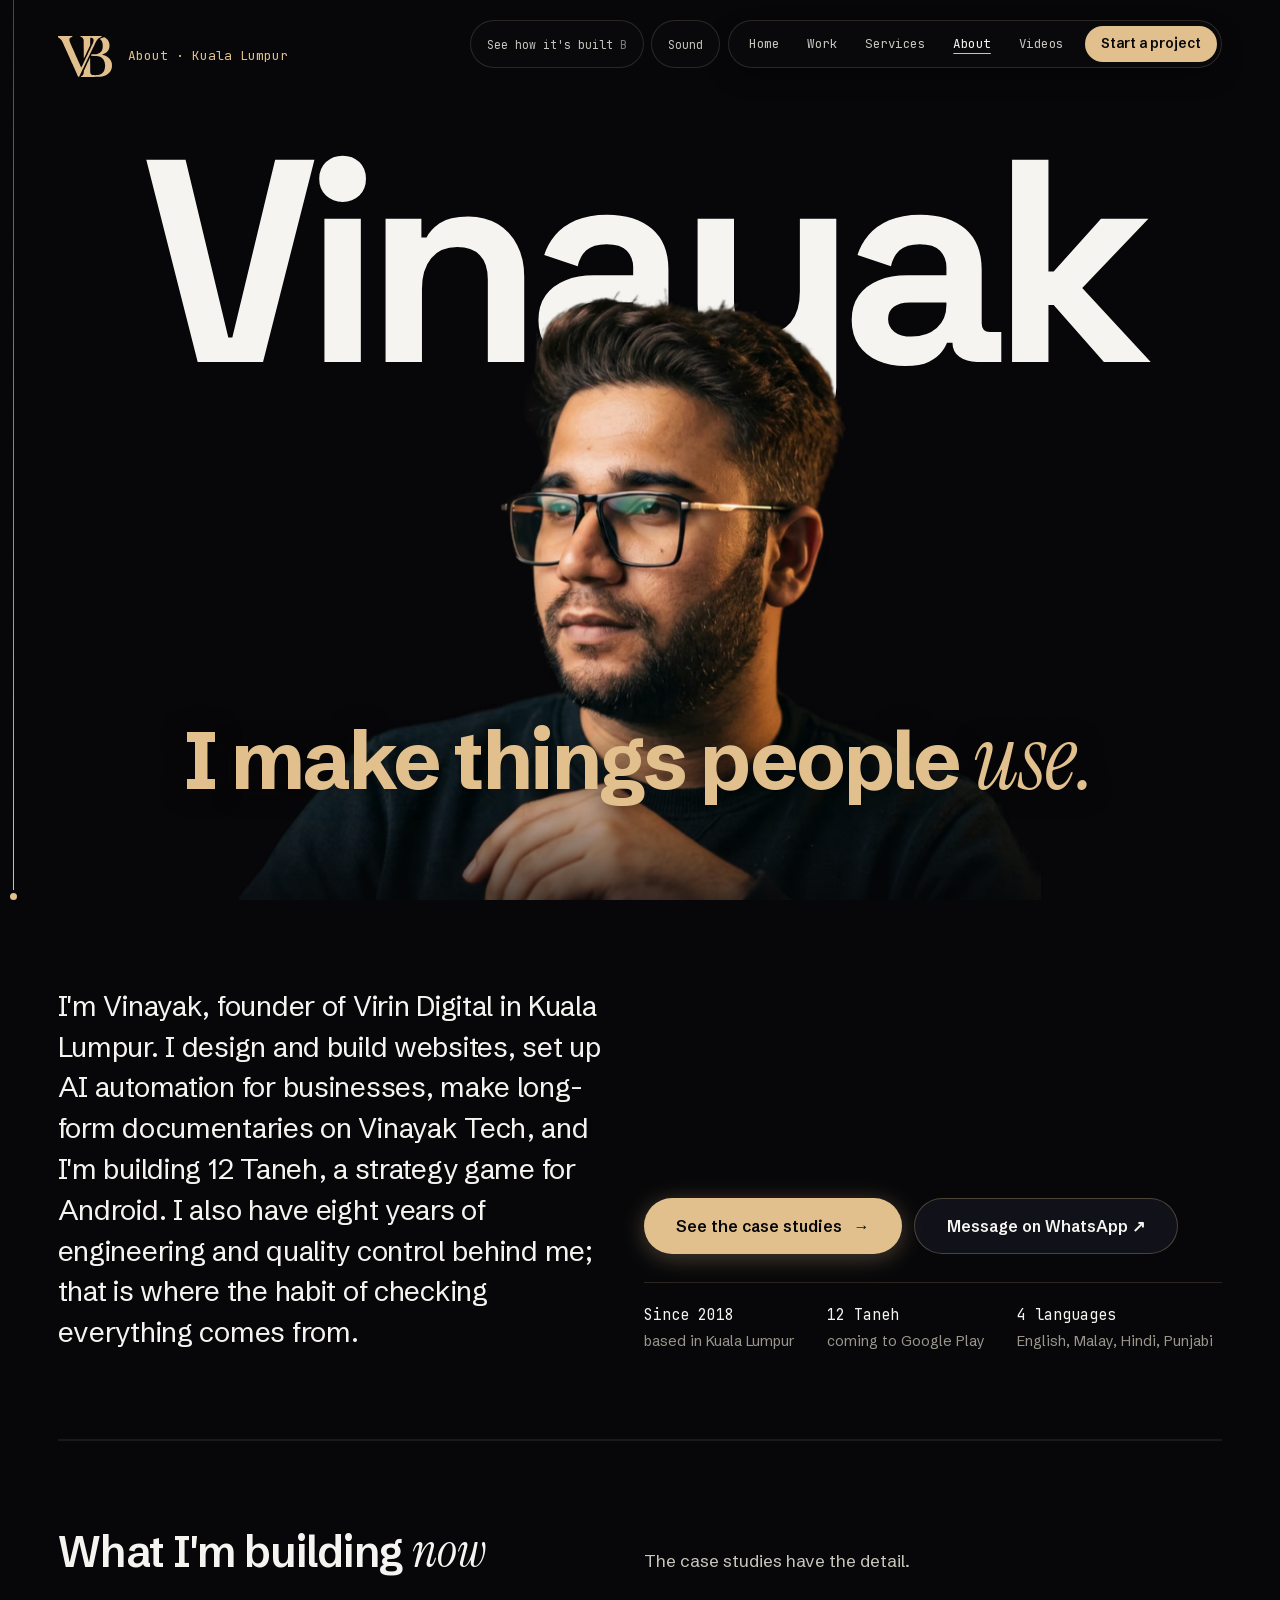
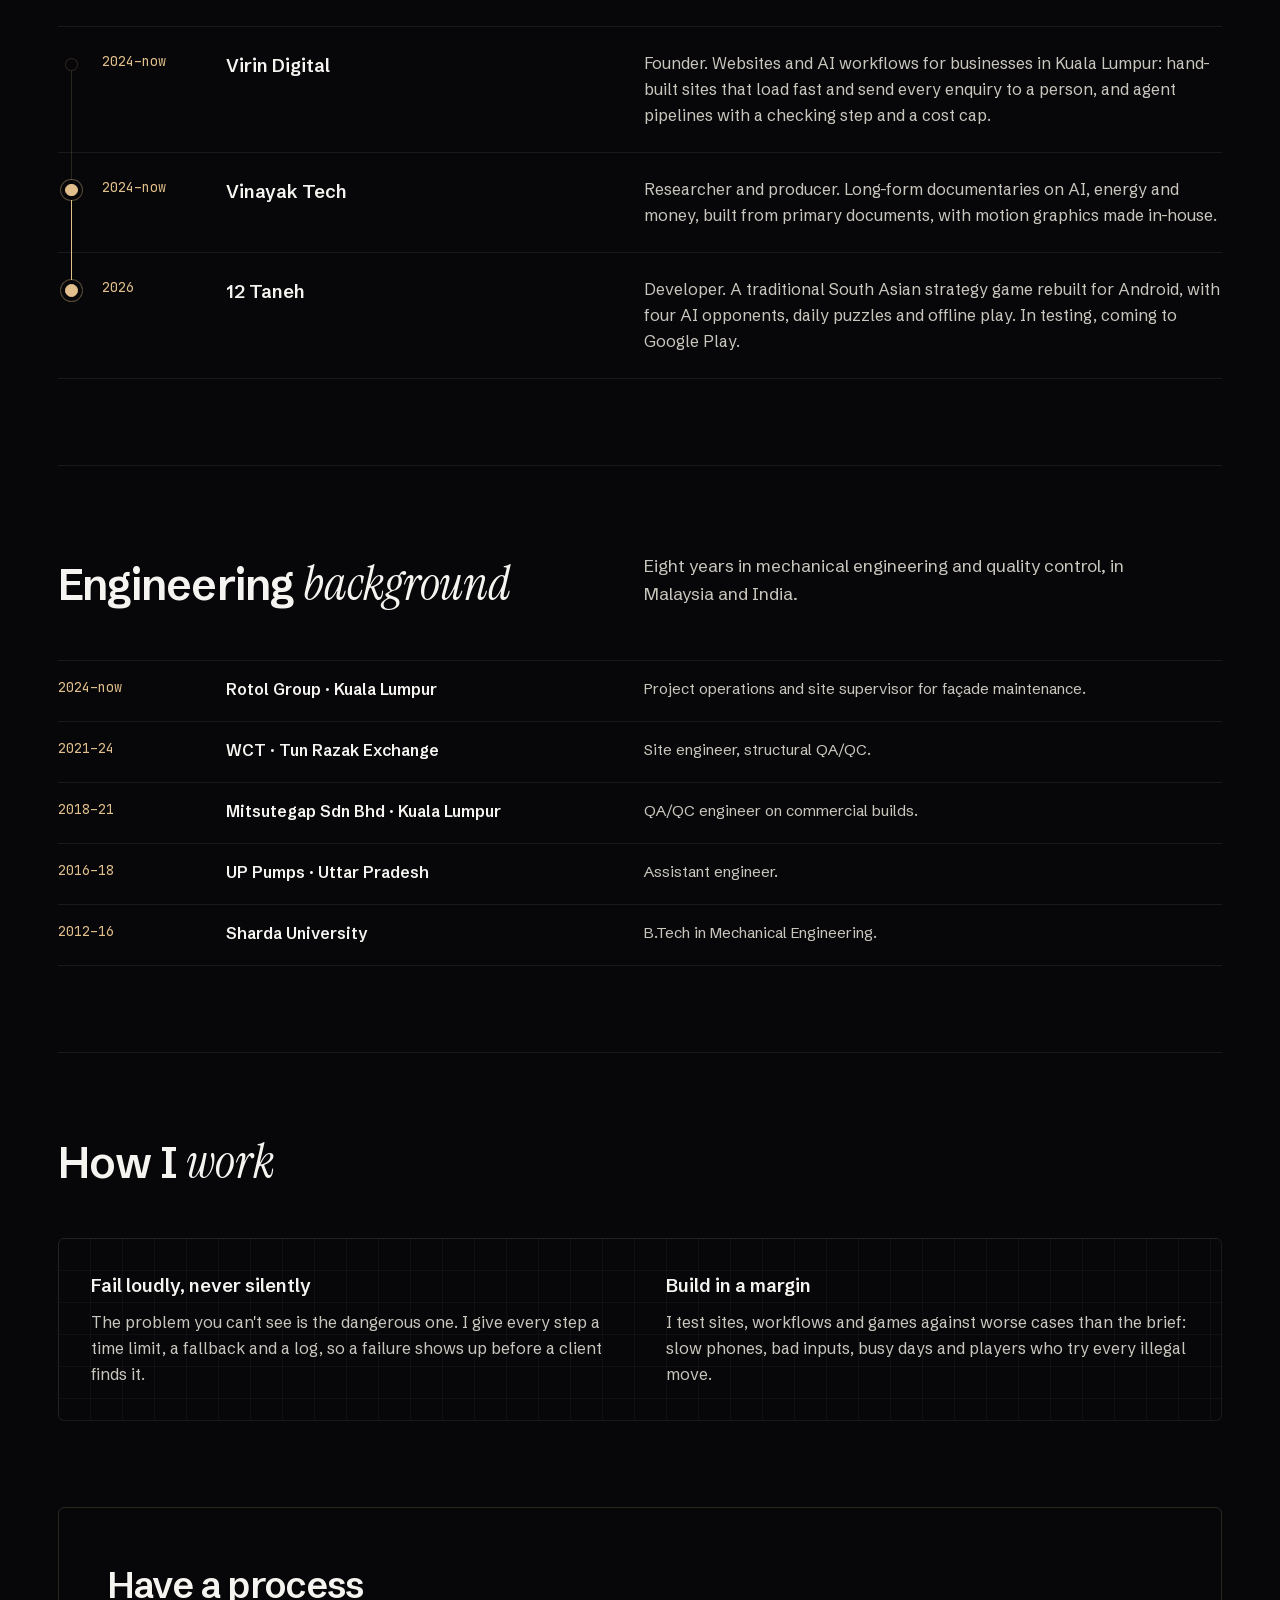
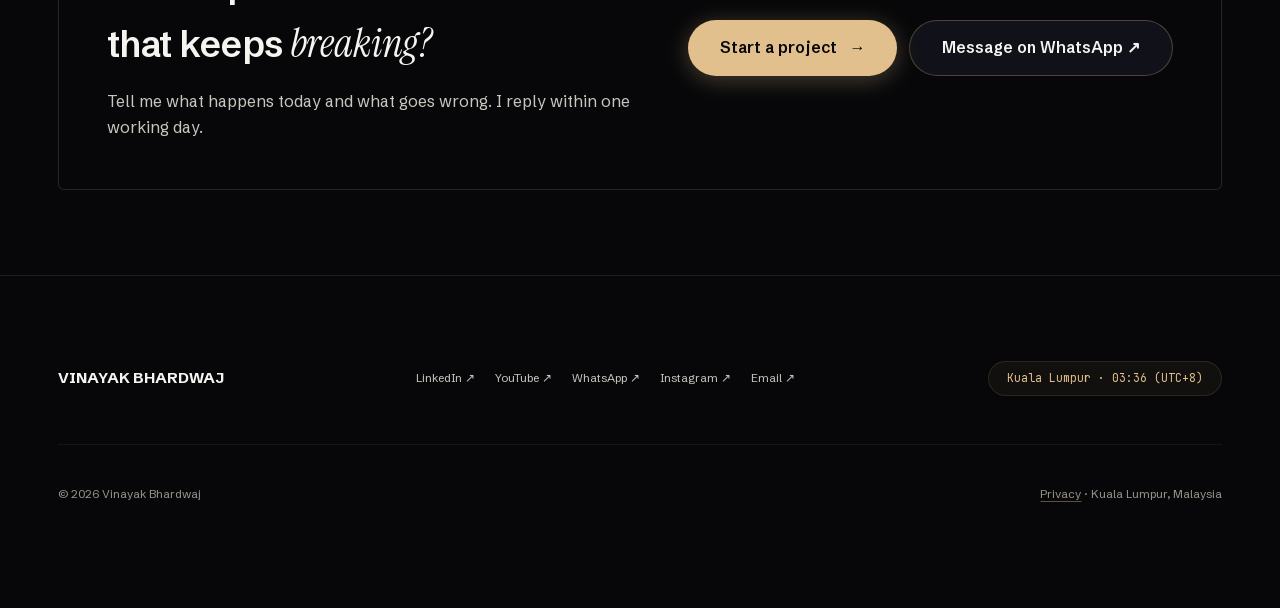
<file: about.html>
<!DOCTYPE html>
<html lang="en-MY">
<head>
    <meta charset="UTF-8">
    <meta name="viewport" content="width=device-width, initial-scale=1.0">
    <title>About Vinayak Bhardwaj — Founder of Virin Digital</title>

    <!-- Theme & Browser Chrome Color (MWA & Accessibility Compliance) -->
    <meta name="theme-color" content="#070709">
    <meta name="msapplication-navbutton-color" content="#070709">
    <meta name="apple-mobile-web-app-status-bar-style" content="black-translucent">
    <meta name="apple-mobile-web-app-capable" content="yes">

    <!-- SEO & Metadata (English & Bahasa Melayu) -->
    <meta name="description" content="Founder of Virin Digital in Kuala Lumpur: websites, AI automation, the Vinayak Tech documentaries and the 12 Taneh game, with an engineering QA/QC background.">
    <meta name="author" content="Vinayak Bhardwaj">
    <meta name="robots" content="index, follow">
    <link rel="canonical" href="https://www.vinayakbhardwaj.com/about">

    <!-- Geo & Regional Targeting (Malaysia Focus) -->
    <meta name="geo.region" content="MY-14">
    <meta name="geo.placename" content="Kuala Lumpur">
    <meta name="geo.position" content="3.1390;101.6869">
    <meta name="ICBM" content="3.1390, 101.6869">

    <!-- Open Graph / Social Cards -->
    <meta property="og:type" content="profile">
    <meta property="og:url" content="https://www.vinayakbhardwaj.com/about">
    <meta property="og:title" content="About Vinayak Bhardwaj — Founder of Virin Digital">
    <meta property="og:description" content="Founder of Virin Digital in Kuala Lumpur: websites, AI automation, the Vinayak Tech documentaries and the 12 Taneh game, with an engineering QA/QC background.">
    <meta property="og:image" content="https://www.vinayakbhardwaj.com/assets/media/og-share-v2-1200x630.jpg">
    <meta property="og:site_name" content="Vinayak Bhardwaj">
    <meta property="og:locale" content="en_MY">
    <meta property="og:locale:alternate" content="ms_MY">

    <!-- Twitter / X Cards -->
    <meta name="twitter:card" content="summary_large_image">
    <meta name="twitter:title" content="About Vinayak Bhardwaj — Founder of Virin Digital">
    <meta name="twitter:description" content="Founder of Virin Digital in Kuala Lumpur: websites, AI automation, the Vinayak Tech documentaries and the 12 Taneh game, with an engineering QA/QC background.">
    <meta name="twitter:image" content="https://www.vinayakbhardwaj.com/assets/media/og-share-v2-1200x630.jpg">

    <!-- Favicon -->
    <link rel="icon" href="/favicon.ico" sizes="48x48">
    <link rel="icon" href="/assets/brand/vb-icon.svg" type="image/svg+xml">
    <link rel="icon" href="/assets/brand/favicon-32.png" type="image/png" sizes="32x32">
    <link rel="apple-touch-icon" href="/assets/brand/apple-touch-icon.png">
    <link rel="manifest" href="/site.webmanifest">

    <!-- Preconnect & Fonts -->
    <link rel="preload" href="assets/fonts/schibsted-grotesk-var.woff2" as="font" type="font/woff2" crossorigin>
    <style>
        /* Self-hosted Google Fonts (variable, latin subset). Replaces the render-blocking fonts.googleapis.com request. */
        @font-face {
          font-family: 'Schibsted Grotesk';
          font-style: normal;
          font-weight: 400 700;
          font-display: swap;
          src: url(assets/fonts/schibsted-grotesk-var.woff2) format('woff2');
          unicode-range: U+0020-007E, U+00A0, U+00A9, U+00B0, U+00B7, U+00D7, U+00E7, U+00E9, U+2013-2014, U+2018-201D, U+2022, U+2026, U+2190-2193, U+2197;
        }
        @font-face {
          font-family: 'JetBrains Mono';
          font-style: normal;
          font-weight: 400 500;
          font-display: swap;
          src: url(assets/fonts/jetbrains-mono-var.woff2) format('woff2');
          unicode-range: U+0020-007E, U+00A0, U+00A9, U+00B0, U+00B7, U+00D7, U+00E7, U+00E9, U+2013-2014, U+2018-201D, U+2022, U+2026, U+2190-2193, U+2197;
        }
    </style>
    <link rel="stylesheet" href="css/site.css?v=20.1">

    <!-- Schema.org JSON-LD -->
    <script type="application/ld+json">
{
  "@context": "https://schema.org",
  "@graph": [
    {
      "@type": "AboutPage",
      "@id": "https://www.vinayakbhardwaj.com/about#webpage",
      "url": "https://www.vinayakbhardwaj.com/about",
      "name": "About Vinayak Bhardwaj — Founder of Virin Digital",
      "isPartOf": {
        "@id": "https://www.vinayakbhardwaj.com/#website"
      },
      "mainEntity": {
        "@id": "https://www.vinayakbhardwaj.com/#person"
      },
      "inLanguage": "en-MY",
      "dateModified": "2026-10-30",
      "primaryImageOfPage": {
        "@type": "ImageObject",
        "url": "https://www.vinayakbhardwaj.com/assets/media/candid-1000.jpg"
      },
      "description": "Founder of Virin Digital in Kuala Lumpur: websites, AI automation, the Vinayak Tech documentaries and the 12 Taneh game, with an engineering QA/QC background."
    },
    {
      "@type": "Person",
      "@id": "https://www.vinayakbhardwaj.com/#person",
      "name": "Vinayak Bhardwaj",
      "url": "https://www.vinayakbhardwaj.com/",
      "image": "https://www.vinayakbhardwaj.com/assets/media/headshot-800.jpg",
      "jobTitle": "Founder of Virin Digital",
      "description": "Founder of Virin Digital in Kuala Lumpur. Builds websites and AI automation for businesses, produces documentaries on Vinayak Tech, and is developing the mobile game 12 Taneh.",
      "email": "bhardwajvinayak1947@gmail.com",
      "telephone": "+60182302045",
      "address": {
        "@type": "PostalAddress",
        "addressLocality": "Kuala Lumpur",
        "addressCountry": "MY"
      },
      "alumniOf": {
        "@type": "CollegeOrUniversity",
        "name": "Sharda University",
        "sameAs": "https://www.sharda.ac.in/"
      },
      "worksFor": [
        {
          "@type": "Organization",
          "name": "Virin Digital",
          "url": "https://www.virindigital.com/"
        }
      ],
      "knowsAbout": [
        "Website design and development",
        "AI agent workflows",
        "Business process automation",
        "Technical SEO",
        "Documentary production",
        "Motion graphics",
        "Mobile game development",
        "React",
        "TypeScript",
        "Quality assurance"
      ],
      "knowsLanguage": [
        "English",
        "Malay",
        "Hindi",
        "Punjabi"
      ],
      "sameAs": [
        "https://www.linkedin.com/in/vinayak-bhardwaj1947/",
        "https://www.youtube.com/@Vinayak_ai_tech",
        "https://www.instagram.com/bhardwajvinayak104/",
        "https://github.com/bhardwajvinayak068"
      ]
    },
    {
      "@type": "BreadcrumbList",
      "itemListElement": [
        {
          "@type": "ListItem",
          "position": 1,
          "name": "Home",
          "item": "https://www.vinayakbhardwaj.com/"
        },
        {
          "@type": "ListItem",
          "position": 2,
          "name": "About",
          "item": "https://www.vinayakbhardwaj.com/about"
        }
      ]
    }
  ]
}
    </script>
</head>
<body>
    <a class="skip-link" href="#main-content">Skip to content</a>



    <!-- ==========================================================================
         FLOATING FROSTED NAVIGATION BAR (MATCHING HOME)
         ========================================================================== -->
    <header class="site-header" role="banner">
        <div class="nav-container">
            <div class="nav-pill">


                <nav class="ev-desk-nav" aria-label="Site">
                    <a href="/">Home</a>
                    <a href="/projects">Work</a>
                    <a href="/#services">Services</a>
                    <a href="/about" aria-current="page">About</a>
                    <a href="/#videos">Videos</a>
                    <a class="ev-desk-cta" href="/#contact">Start a project</a>
                </nav>

                <div class="nav-mobile-actions">
                    <button id="mobile-menu-toggle" class="mobile-menu-toggle" aria-label="Open menu" aria-expanded="false" aria-controls="mobile-menu-overlay">
                        <span class="menu-icon" aria-hidden="true"><span class="hamburger-line line-1"></span><span class="hamburger-line line-2"></span><span class="hamburger-line line-3"></span></span>
                    </button>
                </div>
            </div>
        </div>
    </header>

    <!-- ==========================================================================
         FULL-SCREEN BESPOKE LUXURY MOBILE NAVIGATION OVERLAY
         ========================================================================== -->
    <div id="mobile-menu-overlay" class="mobile-menu-overlay" aria-hidden="true" inert role="dialog" aria-modal="true" aria-label="Mobile Navigation">
        <div class="mobile-menu-inner">
            <div class="mobile-menu-header">
                <img class="menu-logo" src="assets/brand/vb-mark.svg" alt="Vinayak Bhardwaj" width="855" height="646">
                <button id="mobile-menu-close" class="mobile-menu-close-btn" aria-label="Close Mobile Navigation">
                    <svg width="14" height="14" viewBox="0 0 24 24" fill="none" stroke="currentColor" stroke-width="2.2" stroke-linecap="round" stroke-linejoin="round" aria-hidden="true"><line x1="18" y1="6" x2="6" y2="18"></line><line x1="6" y1="6" x2="18" y2="18"></line></svg>
                </button>
            </div>
            
            <nav class="mobile-nav-list" aria-label="Main navigation">
                <a href="/" class="mobile-nav-item"><span class="mobile-nav-label">Home</span></a>
                <a href="/#services" class="mobile-nav-item"><span class="mobile-nav-label">Services</span></a>
                <a href="/projects" class="mobile-nav-item"><span class="mobile-nav-label">Work</span></a>
                <a href="/about" class="mobile-nav-item" aria-current="page"><span class="mobile-nav-label">About</span></a>
                <a href="/#videos" class="mobile-nav-item"><span class="mobile-nav-label">Videos</span></a>
                <a href="/#contact" class="mobile-nav-item"><span class="mobile-nav-label">Contact</span></a>
            </nav>

            <div class="mobile-menu-footer">
                <div class="mobile-meta-text">Kuala Lumpur, Malaysia</div>
                <div class="mobile-social-strip" aria-label="Mobile Social Links">
                    <a href="https://www.linkedin.com/in/vinayak-bhardwaj1947/" target="_blank" rel="noopener noreferrer" class="mobile-social-link">LINKEDIN ↗</a>
                    <a href="https://www.youtube.com/@Vinayak_ai_tech" target="_blank" rel="noopener noreferrer" class="mobile-social-link">YOUTUBE ↗</a>
                    <a href="https://wa.me/60182302045" target="_blank" rel="noopener noreferrer" class="mobile-social-link">WHATSAPP ↗</a>
                    <a href="https://www.instagram.com/bhardwajvinayak104/" target="_blank" rel="noopener noreferrer" class="mobile-social-link">INSTAGRAM ↗</a>
                </div>
                <a href="/#contact" class="btn btn-primary-gold mobile-cta-btn">Start a project →</a>
            </div>
        </div>
    </div>

    <main id="main-content" class="subpage-stage ev-sub">

        <section class="ev-stage ev-stage-sub has-figure" aria-labelledby="about-title" style="--len:7">
            <div class="ev-stage-top container">
                <a href="/" class="ev-hero-logo-link" aria-label="Vinayak Bhardwaj, home"><img class="ev-hero-logo" src="assets/brand/vb-mark.svg" alt="" width="855" height="646"></a>
                <p class="ev-kicker">About · Kuala Lumpur</p>
            </div>
            <h1 class="ev-stage-title" id="about-title">
                <span class="ev-stage-back" aria-hidden="true"><span class="ev-char" style="--i:0">V</span><span class="ev-char" style="--i:1">i</span><span class="ev-char" style="--i:2">n</span><span class="ev-char" style="--i:3">a</span><span class="ev-char" style="--i:4">y</span><span class="ev-char" style="--i:5">a</span><span class="ev-char" style="--i:6">k</span></span>
                <span class="ev-stage-front"><span class="visually-hidden">Vinayak. </span><span class="ev-word" style="--i:0">I</span> <span class="ev-word" style="--i:1">make</span> <span class="ev-word" style="--i:2">things</span> <span class="ev-word" style="--i:3">people</span> <span class="ev-word" style="--i:4"><span class="ev-serif">use.</span></span></span>
            </h1>
            <figure class="ev-stage-figure ev-stage-figure-sub">
                <picture>
                    <source type="image/avif" srcset="assets/media/candid-cut-600.avif 600w, assets/media/candid-cut-1000.avif 1000w, assets/media/candid-cut-1400.avif 1400w" sizes="(max-width: 767px) 100vw, 60vw">
                    <source type="image/webp" srcset="assets/media/candid-cut-600.webp 600w, assets/media/candid-cut-1000.webp 1000w, assets/media/candid-cut-1400.webp 1400w" sizes="(max-width: 767px) 100vw, 60vw">
                    <img src="assets/media/candid-cut-1000.webp" alt="Vinayak Bhardwaj, seated, looking away from the camera" width="2048" height="1747" fetchpriority="high" decoding="async">
                </picture>
            </figure>
        </section>

        <div class="container">
            <section class="ev-intro ev-intro-sub" aria-label="Introduction">
                <div class="ev-intro-grid">
                    <p class="ev-intro-lede">I'm Vinayak, founder of Virin Digital in Kuala Lumpur. I design and build websites, set up AI automation for businesses, make long-form documentaries on Vinayak Tech, and I'm building 12 Taneh, a strategy game for Android. I also have eight years of engineering and quality control behind me; that is where the habit of checking everything comes from.</p>
                    <div class="ev-intro-side">
                        <div class="ev-hero-actions">
                        <a href="/projects" class="btn btn-primary-gold"><span>See the case studies</span><span class="arrow-glyph" aria-hidden="true">→</span></a>
                        <a href="https://wa.me/60182302045" target="_blank" rel="noopener noreferrer" class="btn btn-secondary-glass"><span>Message on WhatsApp ↗</span></a>
                    </div>
                        <ul class="ev-hero-facts" aria-label="At a glance">
                        <li><span class="ev-fact-val">Since 2018</span> based in Kuala Lumpur</li>
                        <li><span class="ev-fact-val">12 Taneh</span> coming to Google Play</li>
                        <li><span class="ev-fact-val">4 languages</span> English, Malay, Hindi, Punjabi</li>
                    </ul>
                    </div>
                </div>
            </section>

            <section class="ev-sub-section" id="worked" aria-labelledby="worked-title">
                <header class="ev-section-head">
                    <h2 id="worked-title">What I'm building <span class="ev-serif">now</span></h2>
                    <p>The case studies have the detail.</p>
                </header>
                <ul class="ev-records ev-records-plain ev-route" data-route>
                    <li>
                        <span class="ev-rec-years">2024–now</span>
                        <div><h3>Virin Digital</h3><p>Founder. Websites and AI workflows for businesses in Kuala Lumpur: hand-built sites that load fast and send every enquiry to a person, and agent pipelines with a checking step and a cost cap.</p></div>
                    </li>
                    <li>
                        <span class="ev-rec-years">2024–now</span>
                        <div><h3>Vinayak Tech</h3><p>Researcher and producer. Long-form documentaries on AI, energy and money, built from primary documents, with motion graphics made in-house.</p></div>
                    </li>
                    <li>
                        <span class="ev-rec-years">2026</span>
                        <div><h3>12 Taneh</h3><p>Developer. A traditional South Asian strategy game rebuilt for Android, with four AI opponents, daily puzzles and offline play. In testing, coming to Google Play.</p></div>
                    </li>
                </ul>
            </section>

            <section class="ev-sub-section" id="background" aria-labelledby="background-title">
                <header class="ev-section-head">
                    <h2 id="background-title">Engineering <span class="ev-serif">background</span></h2>
                    <p>Eight years in mechanical engineering and quality control, in Malaysia and India.</p>
                </header>
                <ul class="ev-records ev-records-plain ev-records-compact">
                    <li><span class="ev-rec-years">2024–now</span><div><h3>Rotol Group · Kuala Lumpur</h3><p>Project operations and site supervisor for façade maintenance.</p></div></li>
                    <li><span class="ev-rec-years">2021–24</span><div><h3>WCT · Tun Razak Exchange</h3><p>Site engineer, structural QA/QC.</p></div></li>
                    <li><span class="ev-rec-years">2018–21</span><div><h3>Mitsutegap Sdn Bhd · Kuala Lumpur</h3><p>QA/QC engineer on commercial builds.</p></div></li>
                    <li><span class="ev-rec-years">2016–18</span><div><h3>UP Pumps · Uttar Pradesh</h3><p>Assistant engineer.</p></div></li>
                    <li><span class="ev-rec-years">2012–16</span><div><h3>Sharda University</h3><p>B.Tech in Mechanical Engineering.</p></div></li>
                </ul>
            </section>

            <section class="ev-sub-section" id="how" aria-labelledby="how-title">
                <header class="ev-section-head">
                    <h2 id="how-title">How I <span class="ev-serif">work</span></h2>
                </header>
                <div class="ev-principles ev-sheet">
                    <div>
                        <h3>Fail loudly, never silently</h3>
                        <p>The problem you can't see is the dangerous one. I give every step a time limit, a fallback and a log, so a failure shows up before a client finds it.</p>
                    </div>
                    <div>
                        <h3>Build in a margin</h3>
                        <p>I test sites, workflows and games against worse cases than the brief: slow phones, bad inputs, busy days and players who try every illegal move.</p>
                    </div>
                </div>
            </section>

            <section class="ev-sub-cta" aria-labelledby="about-cta-title">
                <h2 id="about-cta-title">Have a process that keeps <span class="ev-serif">breaking?</span></h2>
                <p>Tell me what happens today and what goes wrong. I reply within one working day.</p>
                <div class="ev-hero-actions">
                    <a href="/#contact" class="btn btn-primary-gold"><span>Start a project</span><span class="arrow-glyph" aria-hidden="true">→</span></a>
                    <a href="https://wa.me/60182302045" target="_blank" rel="noopener noreferrer" class="btn btn-secondary-glass"><span>Message on WhatsApp ↗</span></a>
                </div>
            </section>
        </div>
    </main>

    <footer class="site-footer" role="contentinfo">
        <div class="container">
            <div class="footer-top">
                <div class="footer-brand">VINAYAK BHARDWAJ</div>
                <nav class="footer-socials" aria-label="Social channels">
                    <a href="https://www.linkedin.com/in/vinayak-bhardwaj1947/" target="_blank" rel="noopener noreferrer" class="footer-social-link">LinkedIn ↗</a>
                    <a href="https://www.youtube.com/@Vinayak_ai_tech" target="_blank" rel="noopener noreferrer" class="footer-social-link">YouTube ↗</a>
                    <a href="https://wa.me/60182302045" target="_blank" rel="noopener noreferrer" class="footer-social-link">WhatsApp ↗</a>
                    <a href="https://www.instagram.com/bhardwajvinayak104/" target="_blank" rel="noopener noreferrer" class="footer-social-link">Instagram ↗</a>
                    <a href="mailto:bhardwajvinayak1947@gmail.com" class="footer-social-link">Email ↗</a>
                </nav>
                <div id="world-clock" class="footer-clock" aria-label="Current Kuala Lumpur time">Kuala Lumpur</div>
            </div>
            <div class="footer-bottom">
                <div>© 2026 Vinayak Bhardwaj</div>
                <div><a class="footer-legal" href="/privacy">Privacy</a> · Kuala Lumpur, Malaysia</div>
            </div>
        </div>
    </footer>

    <!-- KEYBOARD COMMAND HUD DIALOG -->
    <div id="command-hud-overlay" class="command-hud-overlay" aria-hidden="true"></div>
    <div id="command-hud" class="command-hud" aria-hidden="true" inert role="dialog" aria-modal="true" aria-label="Keyboard shortcuts">
        <div class="command-hud-card">
            <div class="hud-header">
                <div class="hud-title">Keyboard shortcuts</div>
                <button id="hud-close" class="hud-close-btn" aria-label="Close keyboard shortcuts">
                    <svg width="14" height="14" viewBox="0 0 24 24" fill="none" stroke="currentColor" stroke-width="2.2" stroke-linecap="round" stroke-linejoin="round" aria-hidden="true"><line x1="18" y1="6" x2="6" y2="18"></line><line x1="6" y1="6" x2="18" y2="18"></line></svg>
                </button>
            </div>
            <div class="hud-grid">
                <div class="hud-item" data-target="#main-content"><kbd>1</kbd><span>Top</span></div>
                <div class="hud-item" data-target="#worked"><kbd>2</kbd><span>What I'm building now</span></div>
                <div class="hud-item" data-target="#background"><kbd>3</kbd><span>Engineering background</span></div>
                <div class="hud-item" data-target="#how"><kbd>4</kbd><span>How I work</span></div>
                <div class="hud-item"><kbd>?</kbd><span>Show shortcuts</span></div>
                <div class="hud-item"><kbd>ESC</kbd><span>Close</span></div>
            </div>
        </div>
    </div>

    <!-- Deferred Scripts for Core Web Vitals & Instant LCP -->
    <script src="js/lenis.min.js?v=1.1.20" defer></script>
    <script src="js/main.js?v=9.4" defer></script>

</body>
</html>
</file>
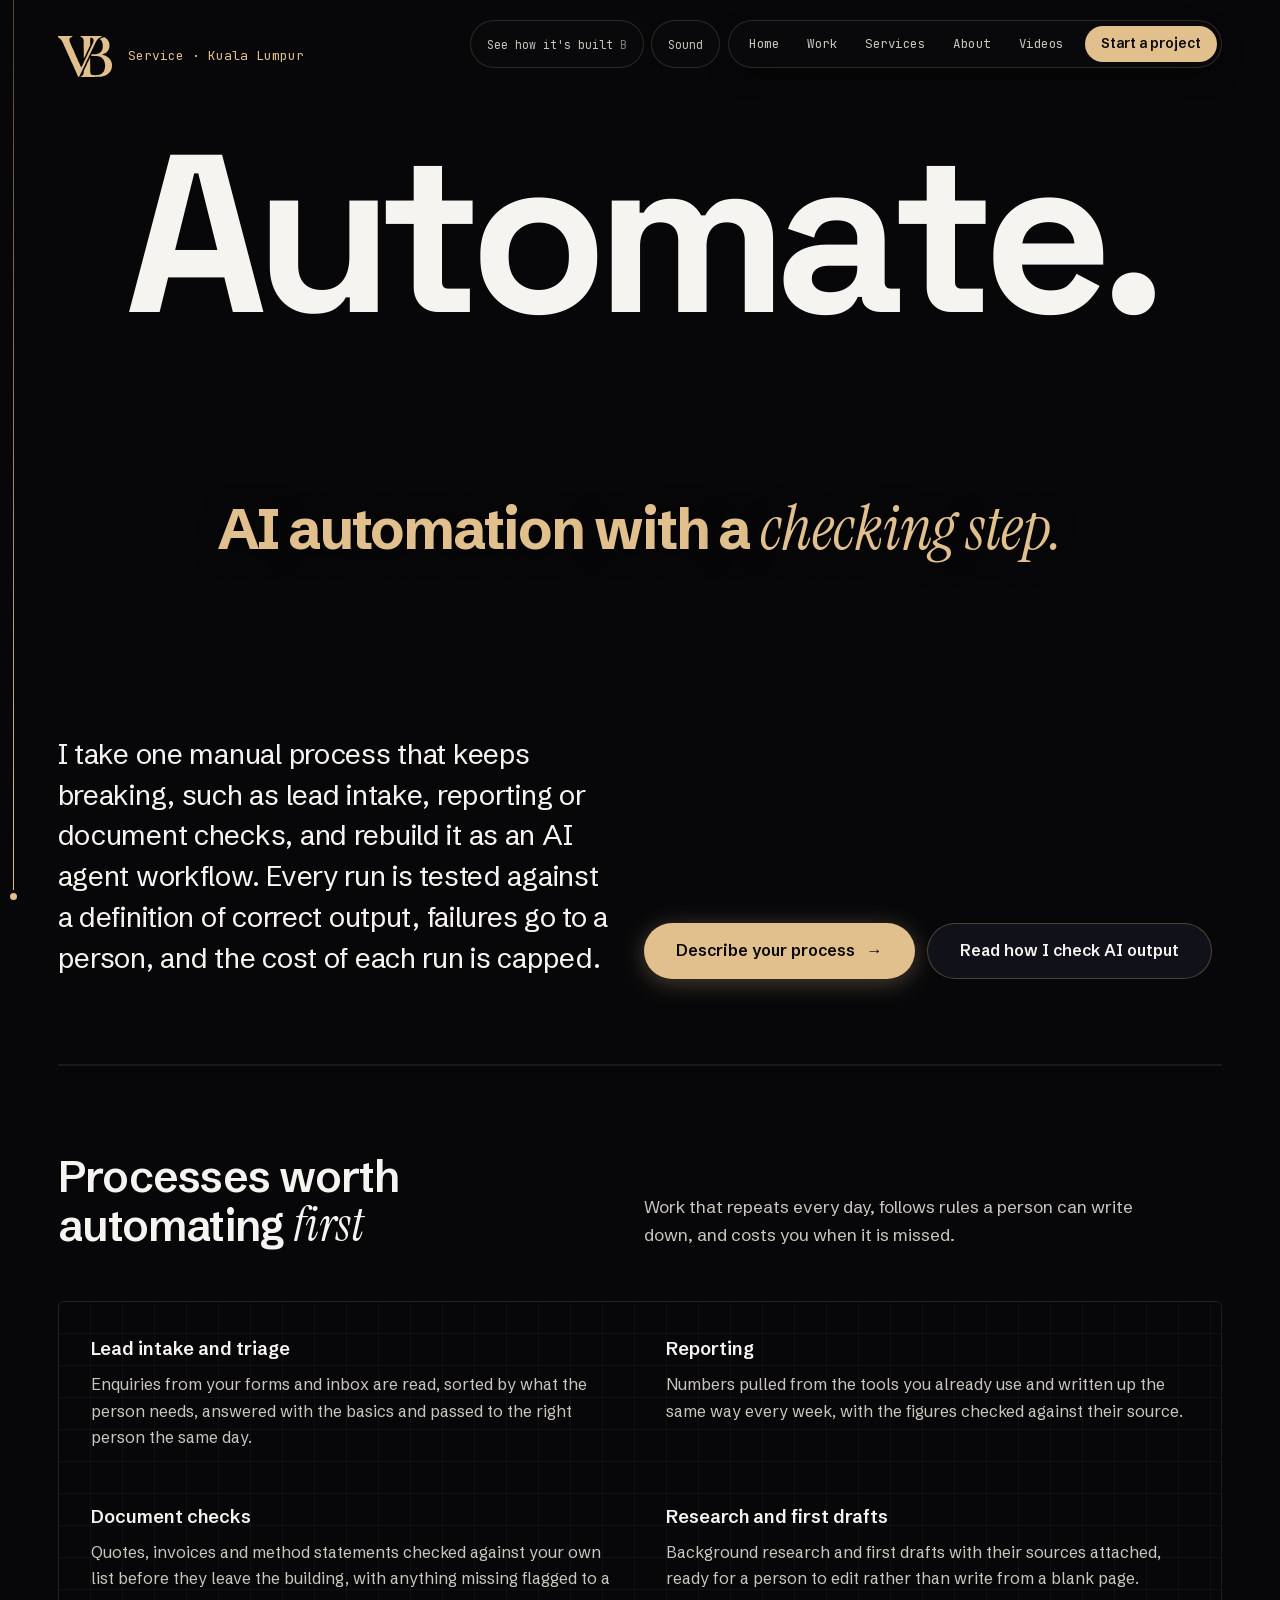
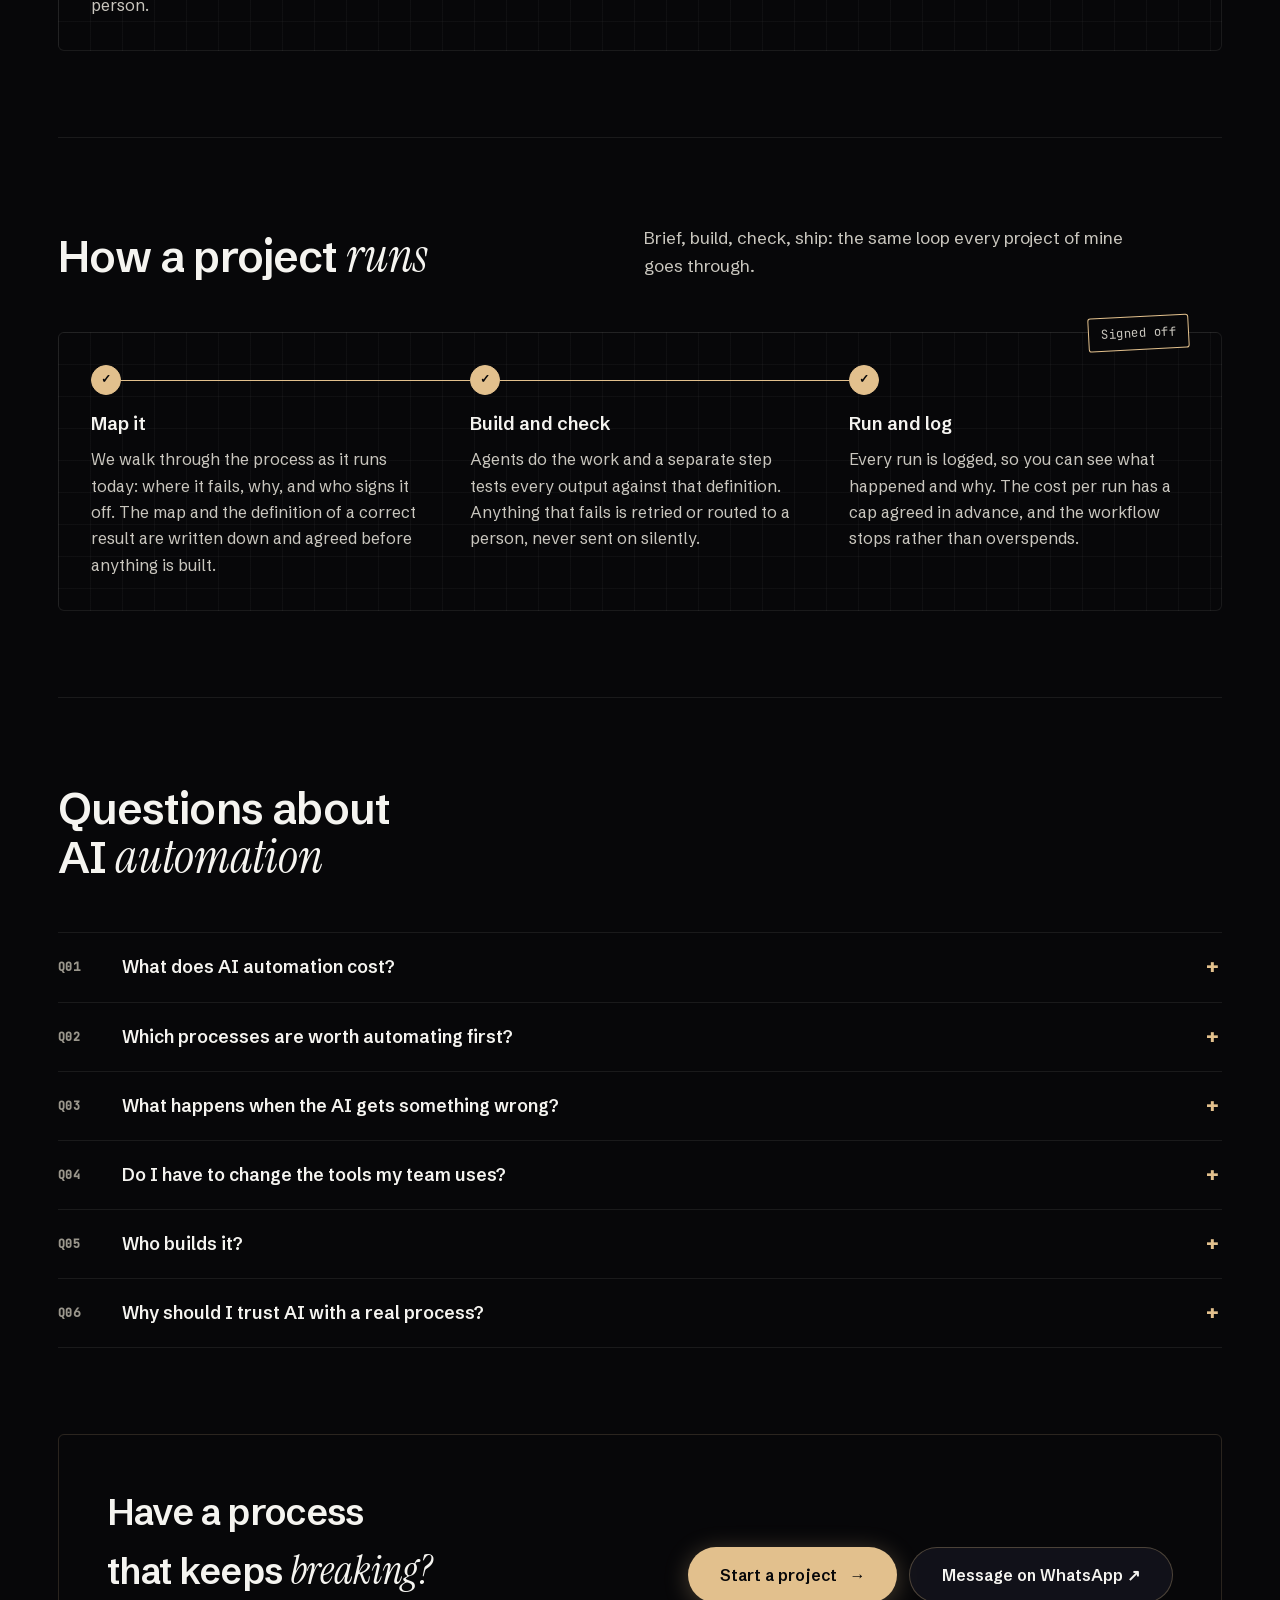
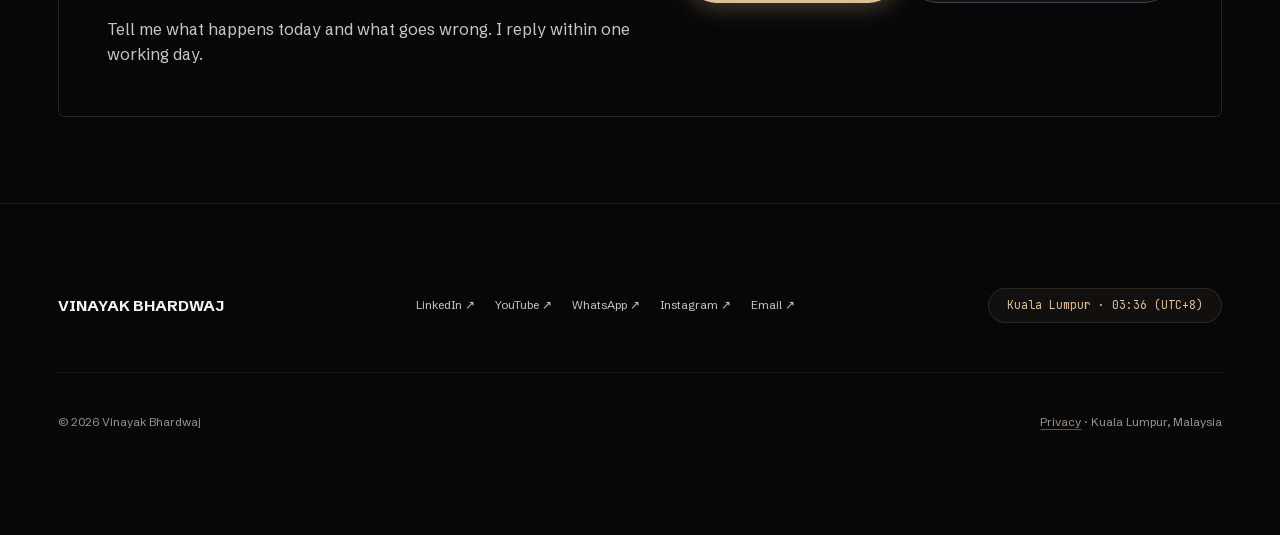
<file: ai-automation-kuala-lumpur.html>
<!DOCTYPE html>
<html lang="en-MY">
<head>
    <meta charset="UTF-8">
    <meta name="viewport" content="width=device-width, initial-scale=1.0">
    <title>AI Automation in Kuala Lumpur | Vinayak Bhardwaj</title>

    <!-- Theme & Browser Chrome Color (MWA & Accessibility Compliance) -->
    <meta name="theme-color" content="#070709">
    <meta name="msapplication-navbutton-color" content="#070709">
    <meta name="apple-mobile-web-app-status-bar-style" content="black-translucent">
    <meta name="apple-mobile-web-app-capable" content="yes">

    <!-- SEO & Metadata (English & Bahasa Melayu) -->
    <meta name="description" content="AI agent workflows for Kuala Lumpur businesses: lead intake, reporting and document checks automated, with a checking step and a cost cap on every run.">
    <meta name="author" content="Vinayak Bhardwaj">
    <meta name="robots" content="index, follow">
    <link rel="canonical" href="https://www.vinayakbhardwaj.com/ai-automation-kuala-lumpur">

    <!-- Geo & Regional Targeting (Malaysia Focus) -->
    <meta name="geo.region" content="MY-14">
    <meta name="geo.placename" content="Kuala Lumpur">
    <meta name="geo.position" content="3.1390;101.6869">
    <meta name="ICBM" content="3.1390, 101.6869">

    <!-- Open Graph / Social Cards -->
    <meta property="og:type" content="website">
    <meta property="og:url" content="https://www.vinayakbhardwaj.com/ai-automation-kuala-lumpur">
    <meta property="og:title" content="AI Automation in Kuala Lumpur | Vinayak Bhardwaj">
    <meta property="og:description" content="AI agent workflows for Kuala Lumpur businesses: lead intake, reporting and document checks automated, with a checking step and a cost cap on every run.">
    <meta property="og:image" content="https://www.vinayakbhardwaj.com/assets/media/og-share-v2-1200x630.jpg">
    <meta property="og:site_name" content="Vinayak Bhardwaj">
    <meta property="og:locale" content="en_MY">
    <meta property="og:locale:alternate" content="ms_MY">

    <!-- Twitter / X Cards -->
    <meta name="twitter:card" content="summary_large_image">
    <meta name="twitter:title" content="AI Automation in Kuala Lumpur | Vinayak Bhardwaj">
    <meta name="twitter:description" content="AI agent workflows for Kuala Lumpur businesses: lead intake, reporting and document checks automated, with a checking step and a cost cap on every run.">
    <meta name="twitter:image" content="https://www.vinayakbhardwaj.com/assets/media/og-share-v2-1200x630.jpg">

    <!-- Favicon -->
    <link rel="icon" href="/favicon.ico" sizes="48x48">
    <link rel="icon" href="/assets/brand/vb-icon.svg" type="image/svg+xml">
    <link rel="icon" href="/assets/brand/favicon-32.png" type="image/png" sizes="32x32">
    <link rel="apple-touch-icon" href="/assets/brand/apple-touch-icon.png">
    <link rel="manifest" href="/site.webmanifest">

    <!-- Preconnect & Fonts -->
    <link rel="preload" href="assets/fonts/schibsted-grotesk-var.woff2" as="font" type="font/woff2" crossorigin>
    <style>
        /* Self-hosted Google Fonts (variable, latin subset). Replaces the render-blocking fonts.googleapis.com request. */
        @font-face {
          font-family: 'Schibsted Grotesk';
          font-style: normal;
          font-weight: 400 700;
          font-display: swap;
          src: url(assets/fonts/schibsted-grotesk-var.woff2) format('woff2');
          unicode-range: U+0020-007E, U+00A0, U+00A9, U+00B0, U+00B7, U+00D7, U+00E7, U+00E9, U+2013-2014, U+2018-201D, U+2022, U+2026, U+2190-2193, U+2197;
        }
        @font-face {
          font-family: 'JetBrains Mono';
          font-style: normal;
          font-weight: 400 500;
          font-display: swap;
          src: url(assets/fonts/jetbrains-mono-var.woff2) format('woff2');
          unicode-range: U+0020-007E, U+00A0, U+00A9, U+00B0, U+00B7, U+00D7, U+00E7, U+00E9, U+2013-2014, U+2018-201D, U+2022, U+2026, U+2190-2193, U+2197;
        }
    </style>
    <link rel="stylesheet" href="css/site.css?v=20.1">

    <!-- Schema.org JSON-LD -->
    <script type="application/ld+json">
{
  "@context": "https://schema.org",
  "@graph": [
    {
      "@type": "WebPage",
      "@id": "https://www.vinayakbhardwaj.com/ai-automation-kuala-lumpur#webpage",
      "url": "https://www.vinayakbhardwaj.com/ai-automation-kuala-lumpur",
      "name": "AI Automation in Kuala Lumpur",
      "inLanguage": "en-MY",
      "isPartOf": {
        "@id": "https://www.vinayakbhardwaj.com/#website"
      },
      "breadcrumb": {
        "@id": "https://www.vinayakbhardwaj.com/ai-automation-kuala-lumpur#breadcrumb"
      }
    },
    {
      "@type": "Service",
      "@id": "https://www.vinayakbhardwaj.com/ai-automation-kuala-lumpur#service",
      "name": "AI agent workflows and business automation",
      "serviceType": "AI automation",
      "provider": {
        "@id": "https://www.vinayakbhardwaj.com/#person"
      },
      "url": "https://www.vinayakbhardwaj.com/ai-automation-kuala-lumpur",
      "areaServed": [
        {
          "@type": "City",
          "name": "Kuala Lumpur"
        },
        {
          "@type": "Country",
          "name": "Malaysia"
        }
      ],
      "description": "Manual business processes such as lead intake, reporting and document checks rebuilt as AI agent workflows, with a checking step, routing to a person on failure, logged runs and a cost cap."
    },
    {
      "@type": "FAQPage",
      "@id": "https://www.vinayakbhardwaj.com/ai-automation-kuala-lumpur#faq",
      "mainEntity": [
        {
          "@type": "Question",
          "name": "What does AI automation cost?",
          "acceptedAnswer": {
            "@type": "Answer",
            "text": "It depends on the process and the tools it touches, so I quote per project. Describe what happens today and what goes wrong, and I reply within one working day with how I would approach it."
          }
        },
        {
          "@type": "Question",
          "name": "Which processes are worth automating first?",
          "acceptedAnswer": {
            "@type": "Answer",
            "text": "The ones that repeat every day, follow rules a person can write down, and hurt when they are missed: lead intake, weekly reporting, and checking documents before they go out are the usual starting points."
          }
        },
        {
          "@type": "Question",
          "name": "What happens when the AI gets something wrong?",
          "acceptedAnswer": {
            "@type": "Answer",
            "text": "A separate checking step tests every output against a written definition of correct. Anything that fails is retried or sent to a person, and the failure is logged so its cause can be fixed."
          }
        },
        {
          "@type": "Question",
          "name": "Do I have to change the tools my team uses?",
          "acceptedAnswer": {
            "@type": "Answer",
            "text": "No. The workflow is built around the tools you already use, such as email, web forms and spreadsheets, rather than asking your team to switch."
          }
        },
        {
          "@type": "Question",
          "name": "Who builds it?",
          "acceptedAnswer": {
            "@type": "Answer",
            "text": "I do, through Virin Digital, my studio in Kuala Lumpur. I work with businesses across Malaysia; most of the work happens online."
          }
        },
        {
          "@type": "Question",
          "name": "Why should I trust AI with a real process?",
          "acceptedAnswer": {
            "@type": "Answer",
            "text": "You should not trust it blindly. AI output often looks right when it is wrong, so every workflow I build has a separate check on each result, sends anything that fails to a person, and logs every run so a mistake can be traced to the step that let it through."
          }
        }
      ]
    },
    {
      "@type": "BreadcrumbList",
      "@id": "https://www.vinayakbhardwaj.com/ai-automation-kuala-lumpur#breadcrumb",
      "itemListElement": [
        {
          "@type": "ListItem",
          "position": 1,
          "name": "Home",
          "item": "https://www.vinayakbhardwaj.com/"
        },
        {
          "@type": "ListItem",
          "position": 2,
          "name": "AI automation in Kuala Lumpur",
          "item": "https://www.vinayakbhardwaj.com/ai-automation-kuala-lumpur"
        }
      ]
    }
  ]
}
    </script>
</head>
<body>
    <a class="skip-link" href="#main-content">Skip to content</a>



    <!-- ==========================================================================
         FLOATING FROSTED NAVIGATION BAR (MATCHING HOME)
         ========================================================================== -->
    <header class="site-header" role="banner">
        <div class="nav-container">
            <div class="nav-pill">


                <nav class="ev-desk-nav" aria-label="Site">
                    <a href="/">Home</a>
                    <a href="/projects">Work</a>
                    <a href="/#services">Services</a>
                    <a href="/about">About</a>
                    <a href="/#videos">Videos</a>
                    <a class="ev-desk-cta" href="/#contact">Start a project</a>
                </nav>

                <div class="nav-mobile-actions">
                    <button id="mobile-menu-toggle" class="mobile-menu-toggle" aria-label="Open menu" aria-expanded="false" aria-controls="mobile-menu-overlay">
                        <span class="menu-icon" aria-hidden="true"><span class="hamburger-line line-1"></span><span class="hamburger-line line-2"></span><span class="hamburger-line line-3"></span></span>
                    </button>
                </div>
            </div>
        </div>
    </header>

    <!-- ==========================================================================
         FULL-SCREEN BESPOKE LUXURY MOBILE NAVIGATION OVERLAY
         ========================================================================== -->
    <div id="mobile-menu-overlay" class="mobile-menu-overlay" aria-hidden="true" inert role="dialog" aria-modal="true" aria-label="Mobile Navigation">
        <div class="mobile-menu-inner">
            <div class="mobile-menu-header">
                <img class="menu-logo" src="assets/brand/vb-mark.svg" alt="Vinayak Bhardwaj" width="855" height="646">
                <button id="mobile-menu-close" class="mobile-menu-close-btn" aria-label="Close Mobile Navigation">
                    <svg width="14" height="14" viewBox="0 0 24 24" fill="none" stroke="currentColor" stroke-width="2.2" stroke-linecap="round" stroke-linejoin="round" aria-hidden="true"><line x1="18" y1="6" x2="6" y2="18"></line><line x1="6" y1="6" x2="18" y2="18"></line></svg>
                </button>
            </div>
            
            <nav class="mobile-nav-list" aria-label="Main navigation">
                <a href="/" class="mobile-nav-item"><span class="mobile-nav-label">Home</span></a>
                <a href="/#services" class="mobile-nav-item"><span class="mobile-nav-label">Services</span></a>
                <a href="/projects" class="mobile-nav-item"><span class="mobile-nav-label">Work</span></a>
                <a href="/about" class="mobile-nav-item"><span class="mobile-nav-label">About</span></a>
                <a href="/#videos" class="mobile-nav-item"><span class="mobile-nav-label">Videos</span></a>
                <a href="/#contact" class="mobile-nav-item"><span class="mobile-nav-label">Contact</span></a>
            </nav>

            <div class="mobile-menu-footer">
                <div class="mobile-meta-text">Kuala Lumpur, Malaysia</div>
                <div class="mobile-social-strip" aria-label="Mobile Social Links">
                    <a href="https://www.linkedin.com/in/vinayak-bhardwaj1947/" target="_blank" rel="noopener noreferrer" class="mobile-social-link">LINKEDIN ↗</a>
                    <a href="https://www.youtube.com/@Vinayak_ai_tech" target="_blank" rel="noopener noreferrer" class="mobile-social-link">YOUTUBE ↗</a>
                    <a href="https://wa.me/60182302045" target="_blank" rel="noopener noreferrer" class="mobile-social-link">WHATSAPP ↗</a>
                    <a href="https://www.instagram.com/bhardwajvinayak104/" target="_blank" rel="noopener noreferrer" class="mobile-social-link">INSTAGRAM ↗</a>
                </div>
                <a href="/#contact" class="btn btn-primary-gold mobile-cta-btn">Start a project →</a>
            </div>
        </div>
    </div>

    <main id="main-content" class="subpage-stage ev-sub">
        <section class="ev-stage ev-stage-sub" aria-labelledby="ai-title" style="--len:9">
            <div class="ev-stage-top container">
                <a href="/" class="ev-hero-logo-link" aria-label="Vinayak Bhardwaj, home"><img class="ev-hero-logo" src="assets/brand/vb-mark.svg" alt="" width="855" height="646"></a>
                <p class="ev-kicker">Service · Kuala Lumpur</p>
            </div>
            <h1 class="ev-stage-title" id="ai-title">
                <span class="ev-stage-back" aria-hidden="true"><span class="ev-char" style="--i:0">A</span><span class="ev-char" style="--i:1">u</span><span class="ev-char" style="--i:2">t</span><span class="ev-char" style="--i:3">o</span><span class="ev-char" style="--i:4">m</span><span class="ev-char" style="--i:5">a</span><span class="ev-char" style="--i:6">t</span><span class="ev-char" style="--i:7">e</span><span class="ev-char" style="--i:8">.</span></span>
                <span class="ev-stage-front"><span class="ev-word" style="--i:0">AI</span> <span class="ev-word" style="--i:1">automation</span> <span class="ev-word" style="--i:2">with</span> <span class="ev-word" style="--i:3">a</span> <span class="ev-word" style="--i:4"><span class="ev-serif">checking</span></span> <span class="ev-word" style="--i:5"><span class="ev-serif">step.</span></span></span>
            </h1>
        </section>

        <div class="container">
            <section class="ev-intro ev-intro-sub" aria-label="Introduction">
                <div class="ev-intro-grid">
                    <p class="ev-intro-lede">I take one manual process that keeps breaking, such as lead intake, reporting or document checks, and rebuild it as an AI agent workflow. Every run is tested against a definition of correct output, failures go to a person, and the cost of each run is capped.</p>
                    <div class="ev-intro-side">
                        <div class="ev-hero-actions">
                        <a href="/#contact" class="btn btn-primary-gold"><span>Describe your process</span><span class="arrow-glyph" aria-hidden="true">→</span></a>
                        <a href="/how-i-check-ai-output" class="btn btn-secondary-glass"><span>Read how I check AI output</span></a>
                    </div>
                    </div>
                </div>
            </section>

            <section class="ev-sub-section" id="what" aria-labelledby="what-title">
                <header class="ev-section-head">
                    <h2 id="what-title">Processes worth automating <span class="ev-serif">first</span></h2>
                    <p>Work that repeats every day, follows rules a person can write down, and costs you when it is missed.</p>
                </header>
                <div class="ev-principles ev-sheet">
                    <div>
                        <h3>Lead intake and triage</h3>
                        <p>Enquiries from your forms and inbox are read, sorted by what the person needs, answered with the basics and passed to the right person the same day.</p>
                    </div>
                    <div>
                        <h3>Reporting</h3>
                        <p>Numbers pulled from the tools you already use and written up the same way every week, with the figures checked against their source.</p>
                    </div>
                    <div>
                        <h3>Document checks</h3>
                        <p>Quotes, invoices and method statements checked against your own list before they leave the building, with anything missing flagged to a person.</p>
                    </div>
                    <div>
                        <h3>Research and first drafts</h3>
                        <p>Background research and first drafts with their sources attached, ready for a person to edit rather than write from a blank page.</p>
                    </div>
                </div>
            </section>

            <section class="ev-sub-section" id="how" aria-labelledby="how-title">
                <header class="ev-section-head">
                    <h2 id="how-title">How a project <span class="ev-serif">runs</span></h2>
                    <p>Brief, build, check, ship: the same loop every project of mine goes through.</p>
                </header>
                <div class="ev-case-steps ev-sheet" data-sheet>
                    <p class="ev-sheet-stamp" aria-hidden="true">Signed off</p>
                    <div><h3>Map it</h3><p>We walk through the process as it runs today: where it fails, why, and who signs it off. The map and the definition of a correct result are written down and agreed before anything is built.</p></div>
                    <div><h3>Build and check</h3><p>Agents do the work and a separate step tests every output against that definition. Anything that fails is retried or routed to a person, never sent on silently.</p></div>
                    <div><h3>Run and log</h3><p>Every run is logged, so you can see what happened and why. The cost per run has a cap agreed in advance, and the workflow stops rather than overspends.</p></div>
                </div>
            </section>

            <section class="ev-sub-section" id="faq" aria-labelledby="faq-title">
                <header class="ev-section-head">
                    <h2 id="faq-title">Questions about AI <span class="ev-serif">automation</span></h2>
                </header>
                <div class="ev-faq-list">
                    <details class="ev-faq-item">
                        <summary>What does AI automation cost?</summary>
                        <p>It depends on the process and the tools it touches, so I quote per project. Describe what happens today and what goes wrong, and I reply within one working day with how I would approach it.</p>
                    </details>
                    <details class="ev-faq-item">
                        <summary>Which processes are worth automating first?</summary>
                        <p>The ones that repeat every day, follow rules a person can write down, and hurt when they are missed: lead intake, weekly reporting, and checking documents before they go out are the usual starting points.</p>
                    </details>
                    <details class="ev-faq-item">
                        <summary>What happens when the AI gets something wrong?</summary>
                        <p>A separate checking step tests every output against a written definition of correct. Anything that fails is retried or sent to a person, and the failure is logged so its cause can be fixed.</p>
                    </details>
                    <details class="ev-faq-item">
                        <summary>Do I have to change the tools my team uses?</summary>
                        <p>No. The workflow is built around the tools you already use, such as email, web forms and spreadsheets, rather than asking your team to switch.</p>
                    </details>
                    <details class="ev-faq-item">
                        <summary>Who builds it?</summary>
                        <p>I do, through Virin Digital, my studio in Kuala Lumpur. I work with businesses across Malaysia; most of the work happens online.</p>
                    </details>
                    <details class="ev-faq-item">
                        <summary>Why should I trust AI with a real process?</summary>
                        <p>You should not trust it blindly. AI output often looks right when it is wrong, so every workflow I build has a separate check on each result, sends anything that fails to a person, and logs every run so a mistake can be traced to the step that let it through.</p>
                    </details>
                </div>
            </section>

            <section class="ev-sub-cta" aria-labelledby="ai-cta-title">
                <h2 id="ai-cta-title">Have a process that keeps <span class="ev-serif">breaking?</span></h2>
                <p>Tell me what happens today and what goes wrong. I reply within one working day.</p>
                <div class="ev-hero-actions">
                    <a href="/#contact" class="btn btn-primary-gold"><span>Start a project</span><span class="arrow-glyph" aria-hidden="true">→</span></a>
                    <a href="https://wa.me/60182302045" target="_blank" rel="noopener noreferrer" class="btn btn-secondary-glass"><span>Message on WhatsApp ↗</span></a>
                </div>
            </section>
        </div>
    </main>

    <footer class="site-footer" role="contentinfo">
        <div class="container">
            <div class="footer-top">
                <div class="footer-brand">VINAYAK BHARDWAJ</div>
                <nav class="footer-socials" aria-label="Social channels">
                    <a href="https://www.linkedin.com/in/vinayak-bhardwaj1947/" target="_blank" rel="noopener noreferrer" class="footer-social-link">LinkedIn ↗</a>
                    <a href="https://www.youtube.com/@Vinayak_ai_tech" target="_blank" rel="noopener noreferrer" class="footer-social-link">YouTube ↗</a>
                    <a href="https://wa.me/60182302045" target="_blank" rel="noopener noreferrer" class="footer-social-link">WhatsApp ↗</a>
                    <a href="https://www.instagram.com/bhardwajvinayak104/" target="_blank" rel="noopener noreferrer" class="footer-social-link">Instagram ↗</a>
                    <a href="mailto:bhardwajvinayak1947@gmail.com" class="footer-social-link">Email ↗</a>
                </nav>
                <div id="world-clock" class="footer-clock" aria-label="Current Kuala Lumpur time">Kuala Lumpur</div>
            </div>
            <div class="footer-bottom">
                <div>© 2026 Vinayak Bhardwaj</div>
                <div><a class="footer-legal" href="/privacy">Privacy</a> · Kuala Lumpur, Malaysia</div>
            </div>
        </div>
    </footer>

    <!-- KEYBOARD COMMAND HUD DIALOG -->
    <div id="command-hud-overlay" class="command-hud-overlay" aria-hidden="true"></div>
    <div id="command-hud" class="command-hud" aria-hidden="true" inert role="dialog" aria-modal="true" aria-label="Keyboard shortcuts">
        <div class="command-hud-card">
            <div class="hud-header">
                <div class="hud-title">Keyboard shortcuts</div>
                <button id="hud-close" class="hud-close-btn" aria-label="Close keyboard shortcuts">
                    <svg width="14" height="14" viewBox="0 0 24 24" fill="none" stroke="currentColor" stroke-width="2.2" stroke-linecap="round" stroke-linejoin="round" aria-hidden="true"><line x1="18" y1="6" x2="6" y2="18"></line><line x1="6" y1="6" x2="18" y2="18"></line></svg>
                </button>
            </div>
            <div class="hud-grid">
                <div class="hud-item" data-target="#main-content"><kbd>1</kbd><span>Top</span></div>
                <div class="hud-item" data-target="#what"><kbd>2</kbd><span>What to automate</span></div>
                <div class="hud-item" data-target="#how"><kbd>3</kbd><span>How a project runs</span></div>
                <div class="hud-item" data-target="#faq"><kbd>4</kbd><span>Questions</span></div>
                <div class="hud-item"><kbd>?</kbd><span>Show shortcuts</span></div>
                <div class="hud-item"><kbd>ESC</kbd><span>Close</span></div>
            </div>
            </div>
        </div>
    </div>

    <!-- Deferred Scripts for Core Web Vitals & Instant LCP -->
    <script src="js/lenis.min.js?v=1.1.20" defer></script>
    <script src="js/main.js?v=9.4" defer></script>

</body>
</html>
</file>
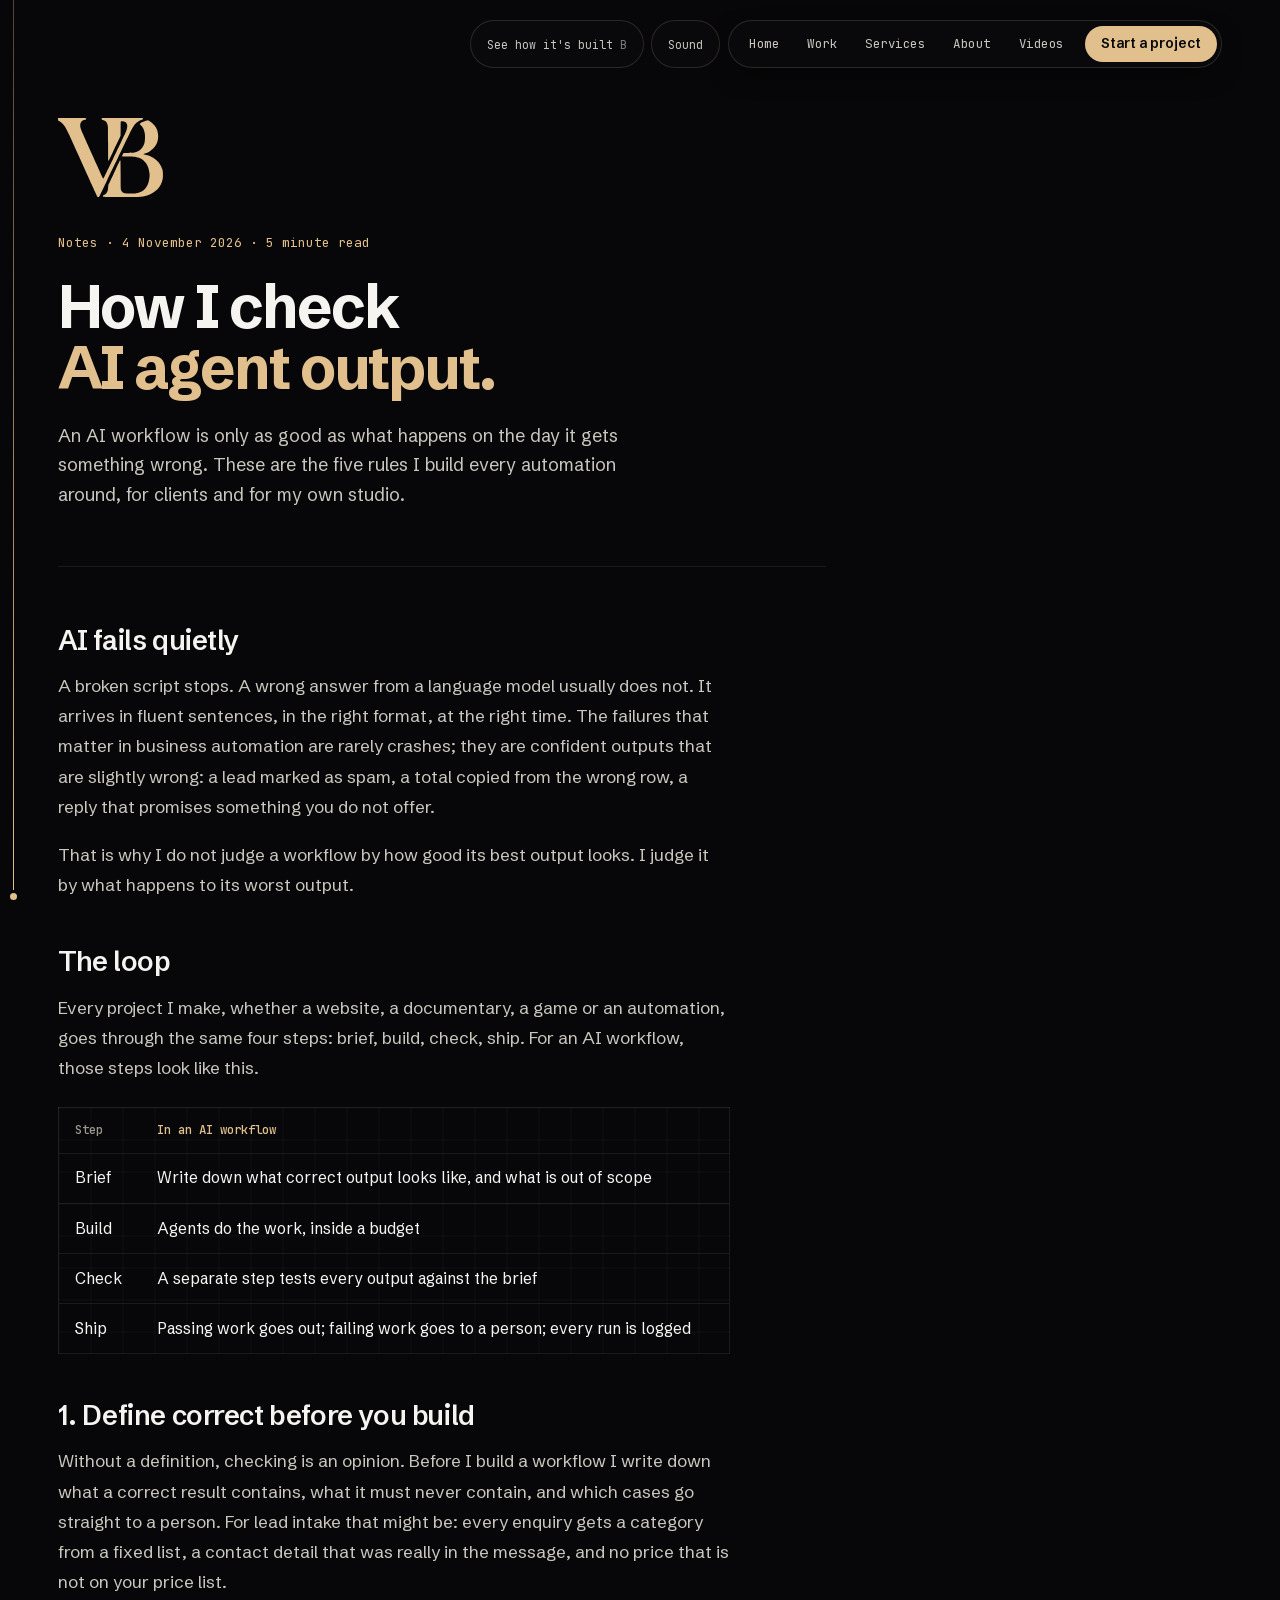
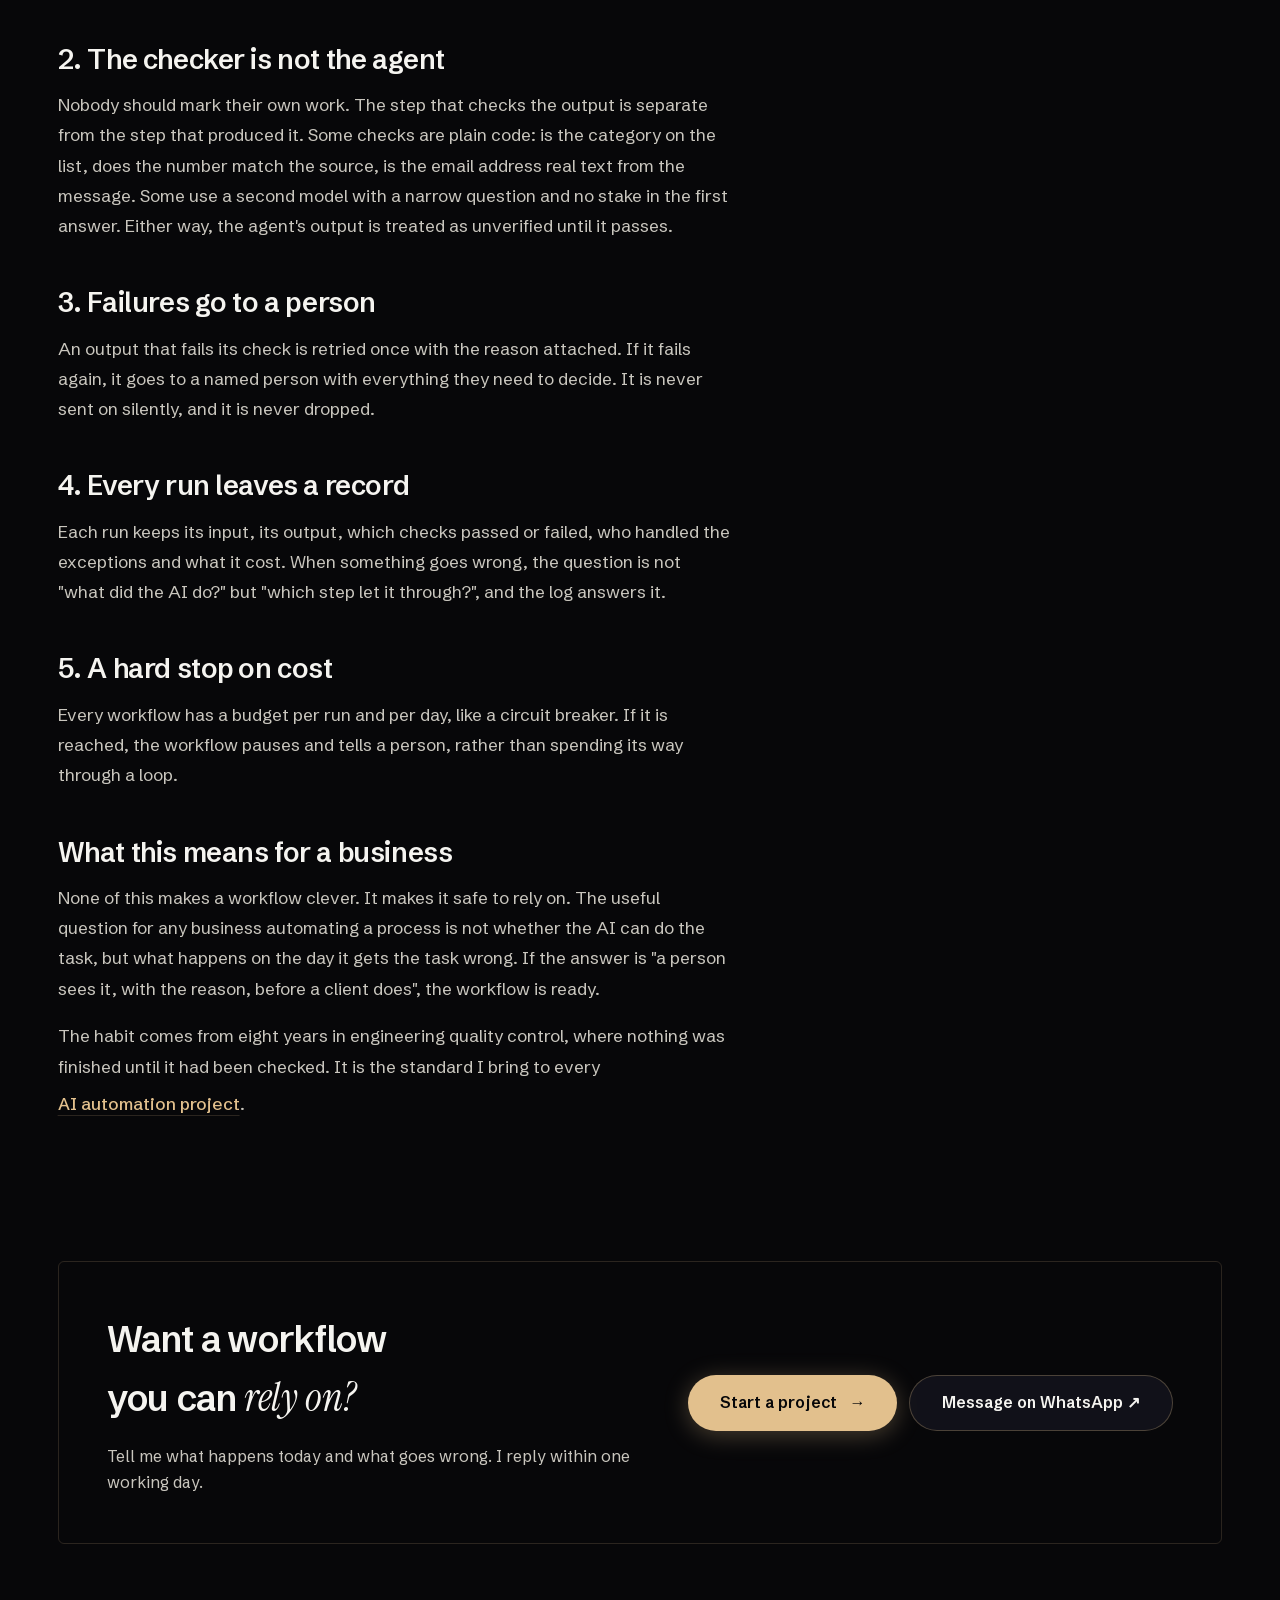
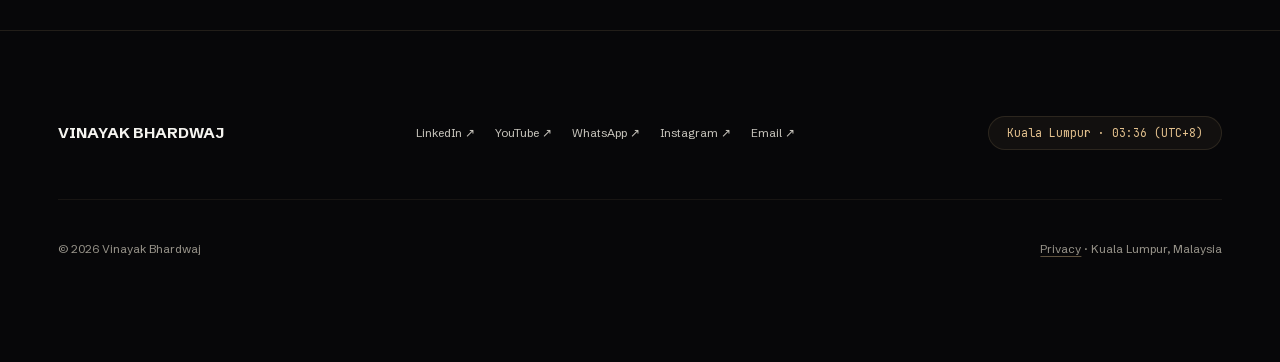
<file: how-i-check-ai-output.html>
<!DOCTYPE html>
<html lang="en-MY">
<head>
    <meta charset="UTF-8">
    <meta name="viewport" content="width=device-width, initial-scale=1.0">
    <title>How I Check AI Agent Output | Vinayak Bhardwaj</title>

    <!-- Theme & Browser Chrome Color (MWA & Accessibility Compliance) -->
    <meta name="theme-color" content="#070709">
    <meta name="msapplication-navbutton-color" content="#070709">
    <meta name="apple-mobile-web-app-status-bar-style" content="black-translucent">
    <meta name="apple-mobile-web-app-capable" content="yes">

    <!-- SEO & Metadata (English & Bahasa Melayu) -->
    <meta name="description" content="AI output often looks right when it is wrong. How I build agent workflows that are safe to rely on: define correct, check every run, route, log and cap.">
    <meta name="author" content="Vinayak Bhardwaj">
    <meta name="robots" content="index, follow">
    <link rel="canonical" href="https://www.vinayakbhardwaj.com/how-i-check-ai-output">

    <!-- Geo & Regional Targeting (Malaysia Focus) -->
    <meta name="geo.region" content="MY-14">
    <meta name="geo.placename" content="Kuala Lumpur">
    <meta name="geo.position" content="3.1390;101.6869">
    <meta name="ICBM" content="3.1390, 101.6869">

    <!-- Open Graph / Social Cards -->
    <meta property="og:type" content="article">
    <meta property="og:url" content="https://www.vinayakbhardwaj.com/how-i-check-ai-output">
    <meta property="og:title" content="How I Check AI Agent Output | Vinayak Bhardwaj">
    <meta property="og:description" content="AI output often looks right when it is wrong. How I build agent workflows that are safe to rely on: define correct, check every run, route, log and cap.">
    <meta property="og:image" content="https://www.vinayakbhardwaj.com/assets/media/og-share-v2-1200x630.jpg">
    <meta property="og:site_name" content="Vinayak Bhardwaj">
    <meta property="og:locale" content="en_MY">
    <meta property="og:locale:alternate" content="ms_MY">

    <!-- Twitter / X Cards -->
    <meta name="twitter:card" content="summary_large_image">
    <meta name="twitter:title" content="How I Check AI Agent Output | Vinayak Bhardwaj">
    <meta name="twitter:description" content="AI output often looks right when it is wrong. How I build agent workflows that are safe to rely on: define correct, check every run, route, log and cap.">
    <meta name="twitter:image" content="https://www.vinayakbhardwaj.com/assets/media/og-share-v2-1200x630.jpg">

    <!-- Favicon -->
    <link rel="icon" href="/favicon.ico" sizes="48x48">
    <link rel="icon" href="/assets/brand/vb-icon.svg" type="image/svg+xml">
    <link rel="icon" href="/assets/brand/favicon-32.png" type="image/png" sizes="32x32">
    <link rel="apple-touch-icon" href="/assets/brand/apple-touch-icon.png">
    <link rel="manifest" href="/site.webmanifest">

    <!-- Preconnect & Fonts -->
    <link rel="preload" href="assets/fonts/schibsted-grotesk-var.woff2" as="font" type="font/woff2" crossorigin>
    <style>
        /* Self-hosted Google Fonts (variable, latin subset). Replaces the render-blocking fonts.googleapis.com request. */
        @font-face {
          font-family: 'Schibsted Grotesk';
          font-style: normal;
          font-weight: 400 700;
          font-display: swap;
          src: url(assets/fonts/schibsted-grotesk-var.woff2) format('woff2');
          unicode-range: U+0020-007E, U+00A0, U+00A9, U+00B0, U+00B7, U+00D7, U+00E7, U+00E9, U+2013-2014, U+2018-201D, U+2022, U+2026, U+2190-2193, U+2197;
        }
        @font-face {
          font-family: 'JetBrains Mono';
          font-style: normal;
          font-weight: 400 500;
          font-display: swap;
          src: url(assets/fonts/jetbrains-mono-var.woff2) format('woff2');
          unicode-range: U+0020-007E, U+00A0, U+00A9, U+00B0, U+00B7, U+00D7, U+00E7, U+00E9, U+2013-2014, U+2018-201D, U+2022, U+2026, U+2190-2193, U+2197;
        }
    </style>
    <link rel="stylesheet" href="css/site.css?v=20.1">

    <!-- Schema.org JSON-LD -->
    <script type="application/ld+json">
{
  "@context": "https://schema.org",
  "@graph": [
    {
      "@type": "Article",
      "@id": "https://www.vinayakbhardwaj.com/how-i-check-ai-output#article",
      "headline": "How I check AI agent output",
      "description": "How Vinayak Bhardwaj builds AI agent workflows that are safe to rely on: define correct output, check every run, route failures to a person, log and cap cost.",
      "url": "https://www.vinayakbhardwaj.com/how-i-check-ai-output",
      "mainEntityOfPage": "https://www.vinayakbhardwaj.com/how-i-check-ai-output",
      "inLanguage": "en-MY",
      "datePublished": "2026-11-04",
      "dateModified": "2026-11-04",
      "author": {
        "@id": "https://www.vinayakbhardwaj.com/#person"
      },
      "publisher": {
        "@id": "https://www.vinayakbhardwaj.com/#person"
      },
      "image": "https://www.vinayakbhardwaj.com/assets/media/og-share-v2-1200x630.jpg"
    },
    {
      "@type": "BreadcrumbList",
      "@id": "https://www.vinayakbhardwaj.com/how-i-check-ai-output#breadcrumb",
      "itemListElement": [
        {
          "@type": "ListItem",
          "position": 1,
          "name": "Home",
          "item": "https://www.vinayakbhardwaj.com/"
        },
        {
          "@type": "ListItem",
          "position": 2,
          "name": "How I check AI output",
          "item": "https://www.vinayakbhardwaj.com/how-i-check-ai-output"
        }
      ]
    }
  ]
}
    </script>
</head>
<body>
    <a class="skip-link" href="#main-content">Skip to content</a>



    <!-- ==========================================================================
         FLOATING FROSTED NAVIGATION BAR (MATCHING HOME)
         ========================================================================== -->
    <header class="site-header" role="banner">
        <div class="nav-container">
            <div class="nav-pill">


                <nav class="ev-desk-nav" aria-label="Site">
                    <a href="/">Home</a>
                    <a href="/projects">Work</a>
                    <a href="/#services">Services</a>
                    <a href="/about">About</a>
                    <a href="/#videos">Videos</a>
                    <a class="ev-desk-cta" href="/#contact">Start a project</a>
                </nav>

                <div class="nav-mobile-actions">
                    <button id="mobile-menu-toggle" class="mobile-menu-toggle" aria-label="Open menu" aria-expanded="false" aria-controls="mobile-menu-overlay">
                        <span class="menu-icon" aria-hidden="true"><span class="hamburger-line line-1"></span><span class="hamburger-line line-2"></span><span class="hamburger-line line-3"></span></span>
                    </button>
                </div>
            </div>
        </div>
    </header>

    <!-- ==========================================================================
         FULL-SCREEN BESPOKE LUXURY MOBILE NAVIGATION OVERLAY
         ========================================================================== -->
    <div id="mobile-menu-overlay" class="mobile-menu-overlay" aria-hidden="true" inert role="dialog" aria-modal="true" aria-label="Mobile Navigation">
        <div class="mobile-menu-inner">
            <div class="mobile-menu-header">
                <img class="menu-logo" src="assets/brand/vb-mark.svg" alt="Vinayak Bhardwaj" width="855" height="646">
                <button id="mobile-menu-close" class="mobile-menu-close-btn" aria-label="Close Mobile Navigation">
                    <svg width="14" height="14" viewBox="0 0 24 24" fill="none" stroke="currentColor" stroke-width="2.2" stroke-linecap="round" stroke-linejoin="round" aria-hidden="true"><line x1="18" y1="6" x2="6" y2="18"></line><line x1="6" y1="6" x2="18" y2="18"></line></svg>
                </button>
            </div>
            
            <nav class="mobile-nav-list" aria-label="Main navigation">
                <a href="/" class="mobile-nav-item"><span class="mobile-nav-label">Home</span></a>
                <a href="/#services" class="mobile-nav-item"><span class="mobile-nav-label">Services</span></a>
                <a href="/projects" class="mobile-nav-item"><span class="mobile-nav-label">Work</span></a>
                <a href="/about" class="mobile-nav-item"><span class="mobile-nav-label">About</span></a>
                <a href="/#videos" class="mobile-nav-item"><span class="mobile-nav-label">Videos</span></a>
                <a href="/#contact" class="mobile-nav-item"><span class="mobile-nav-label">Contact</span></a>
            </nav>

            <div class="mobile-menu-footer">
                <div class="mobile-meta-text">Kuala Lumpur, Malaysia</div>
                <div class="mobile-social-strip" aria-label="Mobile Social Links">
                    <a href="https://www.linkedin.com/in/vinayak-bhardwaj1947/" target="_blank" rel="noopener noreferrer" class="mobile-social-link">LINKEDIN ↗</a>
                    <a href="https://www.youtube.com/@Vinayak_ai_tech" target="_blank" rel="noopener noreferrer" class="mobile-social-link">YOUTUBE ↗</a>
                    <a href="https://wa.me/60182302045" target="_blank" rel="noopener noreferrer" class="mobile-social-link">WHATSAPP ↗</a>
                    <a href="https://www.instagram.com/bhardwajvinayak104/" target="_blank" rel="noopener noreferrer" class="mobile-social-link">INSTAGRAM ↗</a>
                </div>
                <a href="/#contact" class="btn btn-primary-gold mobile-cta-btn">Start a project →</a>
            </div>
        </div>
    </div>

    <main id="main-content" class="subpage-stage ev-sub">
        <div class="container">
            <article class="ev-article" aria-labelledby="article-title">
                <header class="ev-sub-hero-copy ev-article-head">
                    <a href="/" class="ev-hero-logo-link" aria-label="Vinayak Bhardwaj, home"><img class="ev-hero-logo" src="assets/brand/vb-mark.svg" alt="" width="855" height="646"></a>
                    <p class="ev-kicker">Notes · <time datetime="2026-11-04">4 November 2026</time> · 5 minute read</p>
                    <h1 class="ev-hero-title" id="article-title"><span class="ev-line"><span>How I check</span></span> <span class="ev-line"><span class="ev-gold">AI agent output.</span></span></h1>
                    <p class="ev-hero-lede">An AI workflow is only as good as what happens on the day it gets something wrong. These are the five rules I build every automation around, for clients and for my own studio.</p>
                </header>

                <div class="ev-prose">
                    <h2 id="quiet">AI fails quietly</h2>
                    <p>A broken script stops. A wrong answer from a language model usually does not. It arrives in fluent sentences, in the right format, at the right time. The failures that matter in business automation are rarely crashes; they are confident outputs that are slightly wrong: a lead marked as spam, a total copied from the wrong row, a reply that promises something you do not offer.</p>
                    <p>That is why I do not judge a workflow by how good its best output looks. I judge it by what happens to its worst output.</p>

                    <h2 id="loop">The loop</h2>
                    <p>Every project I make, whether a website, a documentary, a game or an automation, goes through the same four steps: brief, build, check, ship. For an AI workflow, those steps look like this.</p>
                    <div class="ev-prose-table" role="region" aria-label="The build loop for an AI workflow" tabindex="0">
                        <table>
                            <thead><tr><th scope="col">Step</th><th scope="col">In an AI workflow</th></tr></thead>
                            <tbody>
                                <tr><td>Brief</td><td>Write down what correct output looks like, and what is out of scope</td></tr>
                                <tr><td>Build</td><td>Agents do the work, inside a budget</td></tr>
                                <tr><td>Check</td><td>A separate step tests every output against the brief</td></tr>
                                <tr><td>Ship</td><td>Passing work goes out; failing work goes to a person; every run is logged</td></tr>
                            </tbody>
                        </table>
                    </div>

                    <h2 id="define">1. Define correct before you build</h2>
                    <p>Without a definition, checking is an opinion. Before I build a workflow I write down what a correct result contains, what it must never contain, and which cases go straight to a person. For lead intake that might be: every enquiry gets a category from a fixed list, a contact detail that was really in the message, and no price that is not on your price list.</p>

                    <h2 id="checker">2. The checker is not the agent</h2>
                    <p>Nobody should mark their own work. The step that checks the output is separate from the step that produced it. Some checks are plain code: is the category on the list, does the number match the source, is the email address real text from the message. Some use a second model with a narrow question and no stake in the first answer. Either way, the agent's output is treated as unverified until it passes.</p>

                    <h2 id="route">3. Failures go to a person</h2>
                    <p>An output that fails its check is retried once with the reason attached. If it fails again, it goes to a named person with everything they need to decide. It is never sent on silently, and it is never dropped.</p>

                    <h2 id="log">4. Every run leaves a record</h2>
                    <p>Each run keeps its input, its output, which checks passed or failed, who handled the exceptions and what it cost. When something goes wrong, the question is not "what did the AI do?" but "which step let it through?", and the log answers it.</p>

                    <h2 id="cost">5. A hard stop on cost</h2>
                    <p>Every workflow has a budget per run and per day, like a circuit breaker. If it is reached, the workflow pauses and tells a person, rather than spending its way through a loop.</p>

                    <h2 id="business">What this means for a business</h2>
                    <p>None of this makes a workflow clever. It makes it safe to rely on. The useful question for any business automating a process is not whether the AI can do the task, but what happens on the day it gets the task wrong. If the answer is "a person sees it, with the reason, before a client does", the workflow is ready.</p>
                    <p>The habit comes from eight years in engineering quality control, where nothing was finished until it had been checked. It is the standard I bring to every <a class="ev-link" href="/ai-automation-kuala-lumpur">AI automation project</a>.</p>
                </div>
            </article>

            <section class="ev-sub-cta" aria-labelledby="art-cta-title">
                <h2 id="art-cta-title">Want a workflow you can <span class="ev-serif">rely on?</span></h2>
                <p>Tell me what happens today and what goes wrong. I reply within one working day.</p>
                <div class="ev-hero-actions">
                    <a href="/#contact" class="btn btn-primary-gold"><span>Start a project</span><span class="arrow-glyph" aria-hidden="true">→</span></a>
                    <a href="https://wa.me/60182302045" target="_blank" rel="noopener noreferrer" class="btn btn-secondary-glass"><span>Message on WhatsApp ↗</span></a>
                </div>
            </section>
        </div>
    </main>

    <footer class="site-footer" role="contentinfo">
        <div class="container">
            <div class="footer-top">
                <div class="footer-brand">VINAYAK BHARDWAJ</div>
                <nav class="footer-socials" aria-label="Social channels">
                    <a href="https://www.linkedin.com/in/vinayak-bhardwaj1947/" target="_blank" rel="noopener noreferrer" class="footer-social-link">LinkedIn ↗</a>
                    <a href="https://www.youtube.com/@Vinayak_ai_tech" target="_blank" rel="noopener noreferrer" class="footer-social-link">YouTube ↗</a>
                    <a href="https://wa.me/60182302045" target="_blank" rel="noopener noreferrer" class="footer-social-link">WhatsApp ↗</a>
                    <a href="https://www.instagram.com/bhardwajvinayak104/" target="_blank" rel="noopener noreferrer" class="footer-social-link">Instagram ↗</a>
                    <a href="mailto:bhardwajvinayak1947@gmail.com" class="footer-social-link">Email ↗</a>
                </nav>
                <div id="world-clock" class="footer-clock" aria-label="Current Kuala Lumpur time">Kuala Lumpur</div>
            </div>
            <div class="footer-bottom">
                <div>© 2026 Vinayak Bhardwaj</div>
                <div><a class="footer-legal" href="/privacy">Privacy</a> · Kuala Lumpur, Malaysia</div>
            </div>
        </div>
    </footer>

    <!-- KEYBOARD COMMAND HUD DIALOG -->
    <div id="command-hud-overlay" class="command-hud-overlay" aria-hidden="true"></div>
    <div id="command-hud" class="command-hud" aria-hidden="true" inert role="dialog" aria-modal="true" aria-label="Keyboard shortcuts">
        <div class="command-hud-card">
            <div class="hud-header">
                <div class="hud-title">Keyboard shortcuts</div>
                <button id="hud-close" class="hud-close-btn" aria-label="Close keyboard shortcuts">
                    <svg width="14" height="14" viewBox="0 0 24 24" fill="none" stroke="currentColor" stroke-width="2.2" stroke-linecap="round" stroke-linejoin="round" aria-hidden="true"><line x1="18" y1="6" x2="6" y2="18"></line><line x1="6" y1="6" x2="18" y2="18"></line></svg>
                </button>
            </div>
            <div class="hud-grid">
                <div class="hud-item" data-target="#main-content"><kbd>1</kbd><span>Top</span></div>
                <div class="hud-item" data-target="#quiet"><kbd>2</kbd><span>AI fails quietly</span></div>
                <div class="hud-item" data-target="#define"><kbd>3</kbd><span>Define correct</span></div>
                <div class="hud-item" data-target="#business"><kbd>4</kbd><span>For a business</span></div>
                <div class="hud-item"><kbd>?</kbd><span>Show shortcuts</span></div>
                <div class="hud-item"><kbd>ESC</kbd><span>Close</span></div>
            </div>
            </div>
        </div>
    </div>

    <!-- Deferred Scripts for Core Web Vitals & Instant LCP -->
    <script src="js/lenis.min.js?v=1.1.20" defer></script>
    <script src="js/main.js?v=9.4" defer></script>

</body>
</html>
</file>
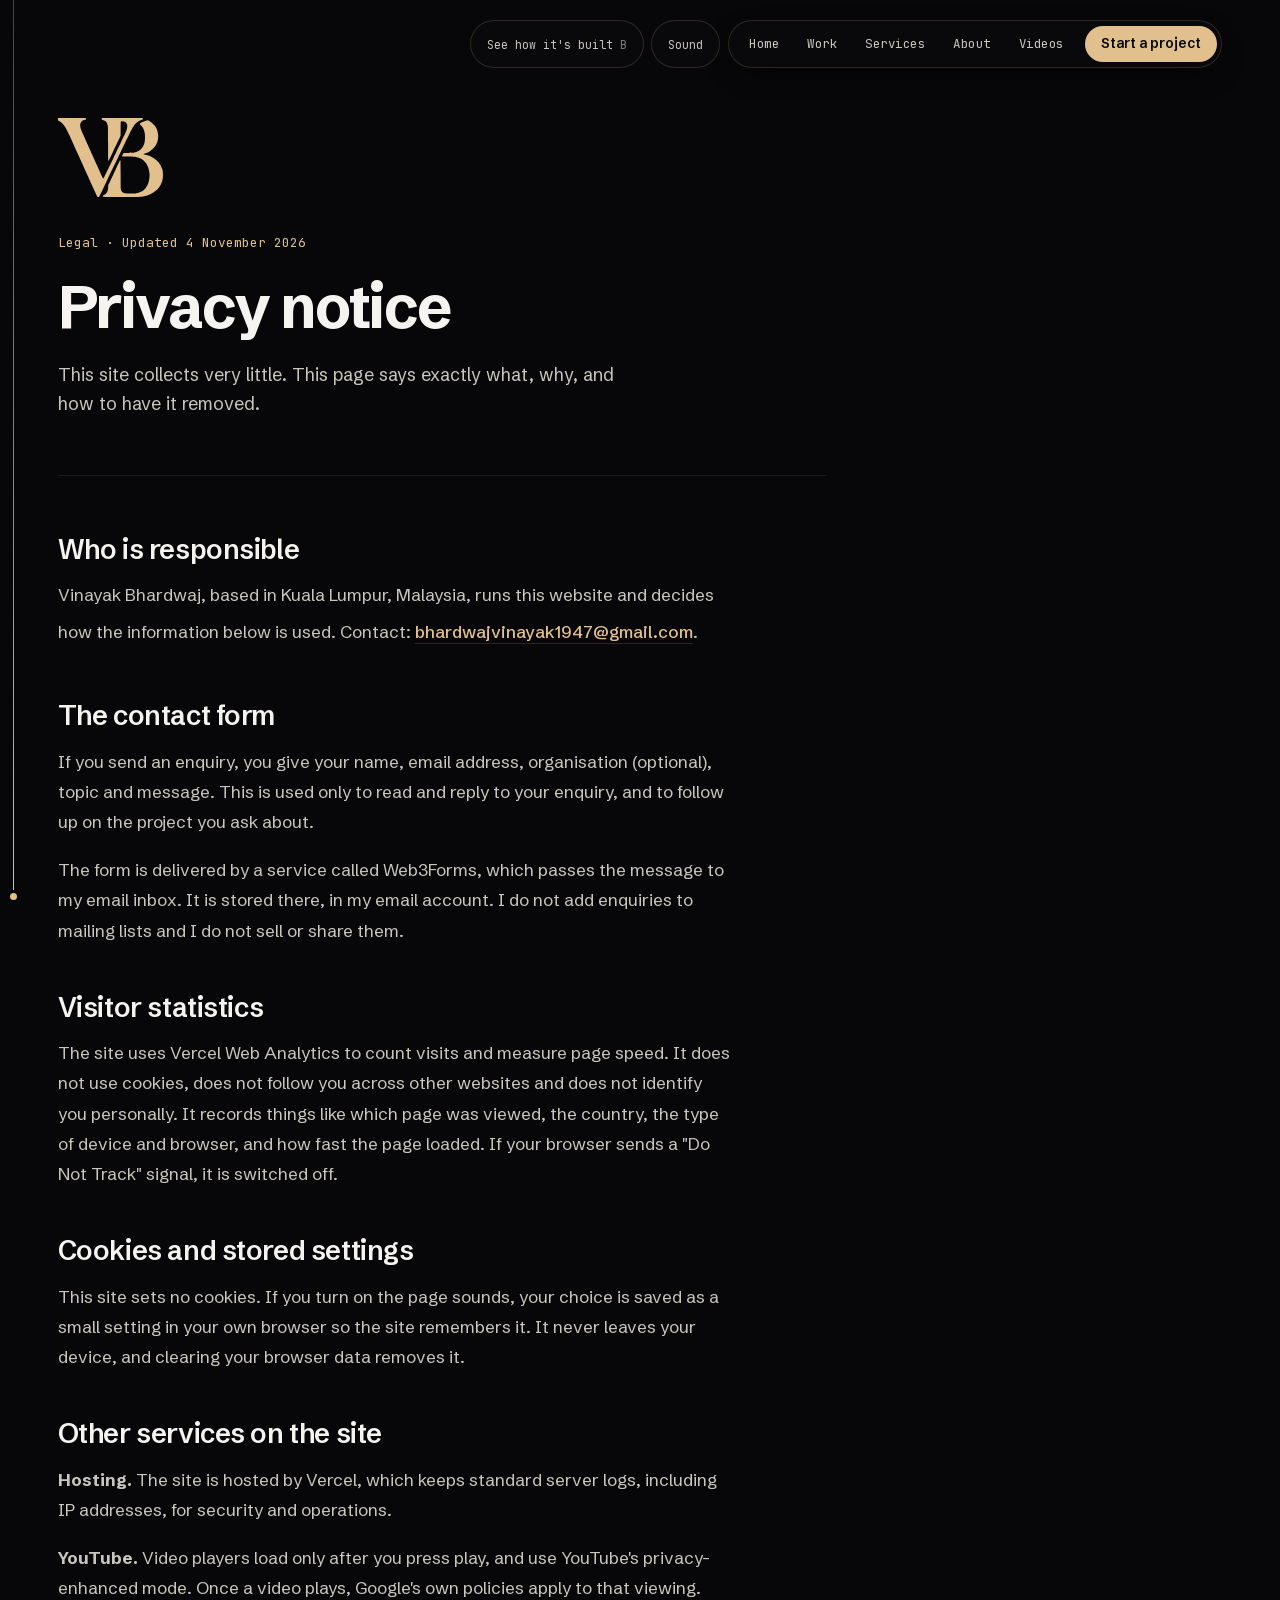
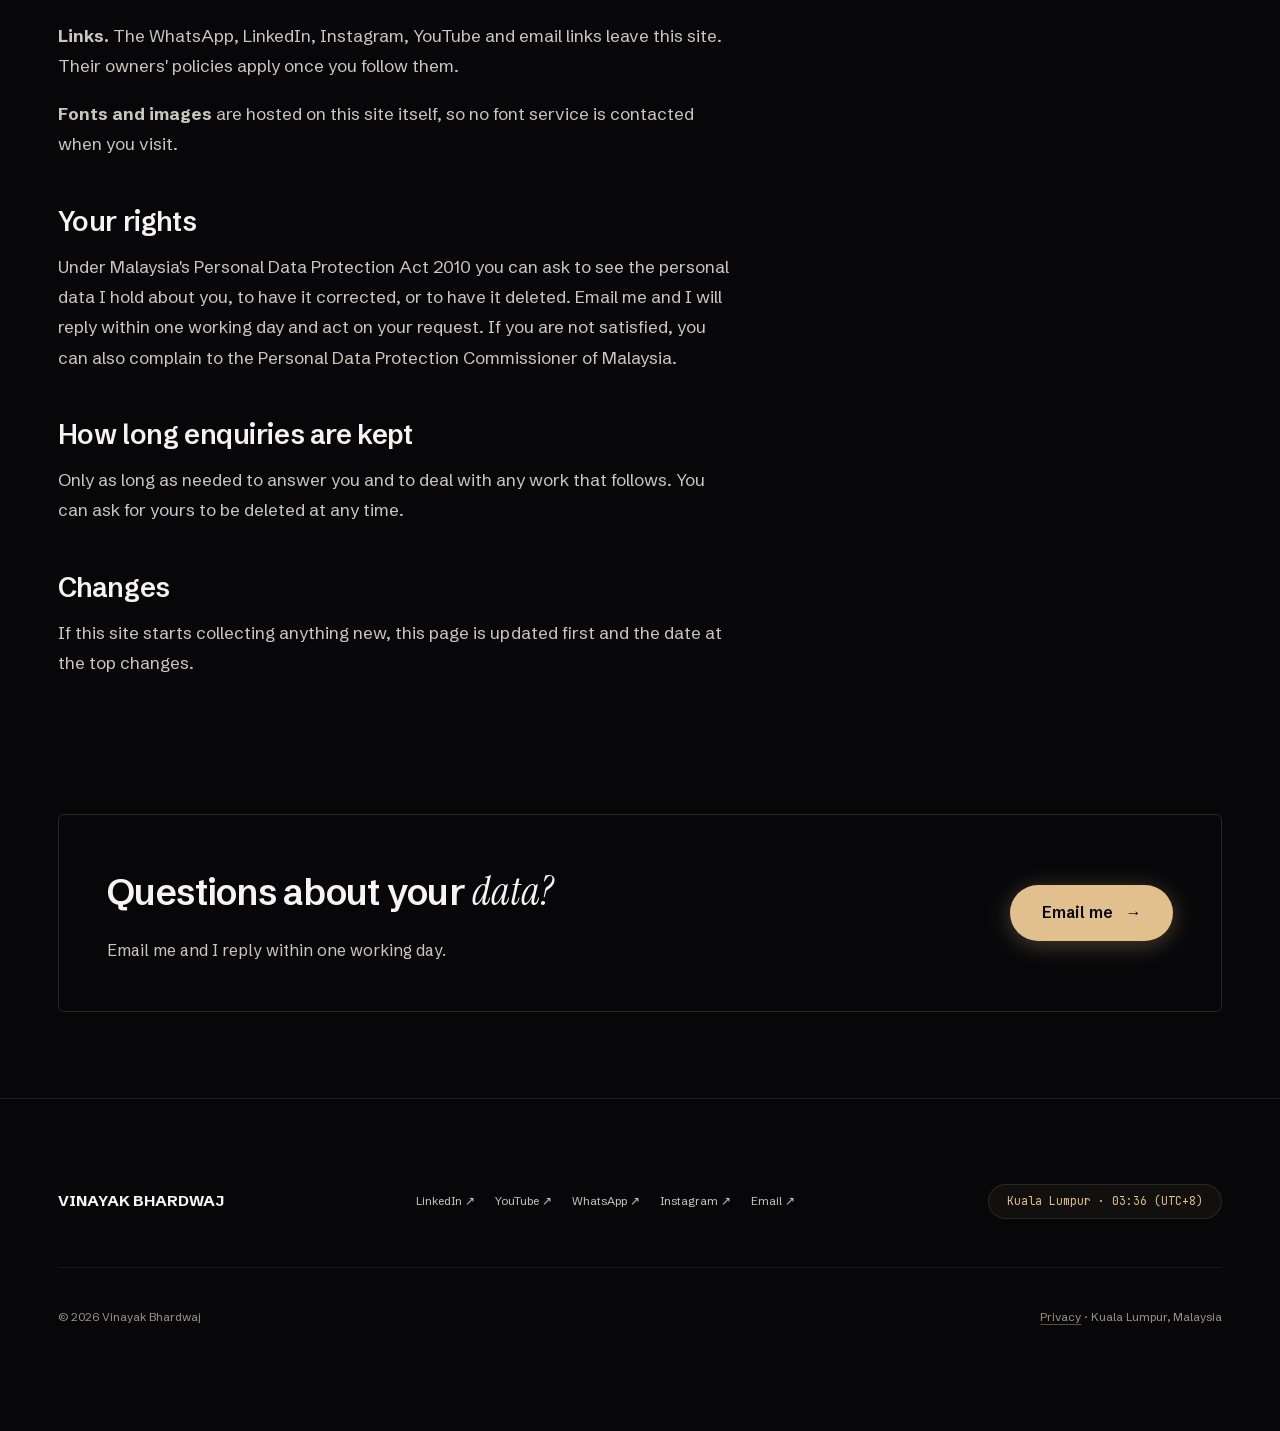
<file: privacy.html>
<!DOCTYPE html>
<html lang="en-MY">
<head>
    <meta charset="UTF-8">
    <meta name="viewport" content="width=device-width, initial-scale=1.0">
    <title>Privacy Notice | Vinayak Bhardwaj</title>

    <!-- Theme & Browser Chrome Color (MWA & Accessibility Compliance) -->
    <meta name="theme-color" content="#070709">
    <meta name="msapplication-navbutton-color" content="#070709">
    <meta name="apple-mobile-web-app-status-bar-style" content="black-translucent">
    <meta name="apple-mobile-web-app-capable" content="yes">

    <!-- SEO & Metadata (English & Bahasa Melayu) -->
    <meta name="description" content="What this website collects, why, who sees it and how to ask for your data to be corrected or deleted. Plain English.">
    <meta name="author" content="Vinayak Bhardwaj">
    <meta name="robots" content="index, follow">
    <link rel="canonical" href="https://www.vinayakbhardwaj.com/privacy">

    <!-- Geo & Regional Targeting (Malaysia Focus) -->
    <meta name="geo.region" content="MY-14">
    <meta name="geo.placename" content="Kuala Lumpur">
    <meta name="geo.position" content="3.1390;101.6869">
    <meta name="ICBM" content="3.1390, 101.6869">

    <!-- Open Graph / Social Cards -->
    <meta property="og:type" content="website">
    <meta property="og:url" content="https://www.vinayakbhardwaj.com/privacy">
    <meta property="og:title" content="Privacy Notice | Vinayak Bhardwaj">
    <meta property="og:description" content="What this website collects, why, who sees it and how to ask for your data to be corrected or deleted. Plain English.">
    <meta property="og:image" content="https://www.vinayakbhardwaj.com/assets/media/og-share-v2-1200x630.jpg">
    <meta property="og:site_name" content="Vinayak Bhardwaj">
    <meta property="og:locale" content="en_MY">
    <meta property="og:locale:alternate" content="ms_MY">

    <!-- Twitter / X Cards -->
    <meta name="twitter:card" content="summary_large_image">
    <meta name="twitter:title" content="Privacy Notice | Vinayak Bhardwaj">
    <meta name="twitter:description" content="What this website collects, why, who sees it and how to ask for your data to be corrected or deleted. Plain English.">
    <meta name="twitter:image" content="https://www.vinayakbhardwaj.com/assets/media/og-share-v2-1200x630.jpg">

    <!-- Favicon -->
    <link rel="icon" href="/favicon.ico" sizes="48x48">
    <link rel="icon" href="/assets/brand/vb-icon.svg" type="image/svg+xml">
    <link rel="icon" href="/assets/brand/favicon-32.png" type="image/png" sizes="32x32">
    <link rel="apple-touch-icon" href="/assets/brand/apple-touch-icon.png">
    <link rel="manifest" href="/site.webmanifest">

    <!-- Preconnect & Fonts -->
    <link rel="preload" href="assets/fonts/schibsted-grotesk-var.woff2" as="font" type="font/woff2" crossorigin>
    <style>
        /* Self-hosted Google Fonts (variable, latin subset). Replaces the render-blocking fonts.googleapis.com request. */
        @font-face {
          font-family: 'Schibsted Grotesk';
          font-style: normal;
          font-weight: 400 700;
          font-display: swap;
          src: url(assets/fonts/schibsted-grotesk-var.woff2) format('woff2');
          unicode-range: U+0020-007E, U+00A0, U+00A9, U+00B0, U+00B7, U+00D7, U+00E7, U+00E9, U+2013-2014, U+2018-201D, U+2022, U+2026, U+2190-2193, U+2197;
        }
        @font-face {
          font-family: 'JetBrains Mono';
          font-style: normal;
          font-weight: 400 500;
          font-display: swap;
          src: url(assets/fonts/jetbrains-mono-var.woff2) format('woff2');
          unicode-range: U+0020-007E, U+00A0, U+00A9, U+00B0, U+00B7, U+00D7, U+00E7, U+00E9, U+2013-2014, U+2018-201D, U+2022, U+2026, U+2190-2193, U+2197;
        }
    </style>
    <link rel="stylesheet" href="css/site.css?v=20.1">

    <!-- Schema.org JSON-LD -->
    <script type="application/ld+json">
{
  "@context": "https://schema.org",
  "@graph": [
    {
      "@type": "WebPage",
      "@id": "https://www.vinayakbhardwaj.com/privacy#webpage",
      "url": "https://www.vinayakbhardwaj.com/privacy",
      "name": "Privacy Notice",
      "inLanguage": "en-MY",
      "isPartOf": {
        "@id": "https://www.vinayakbhardwaj.com/#website"
      },
      "breadcrumb": {
        "@id": "https://www.vinayakbhardwaj.com/privacy#breadcrumb"
      },
      "dateModified": "2026-11-04"
    },
    {
      "@type": "BreadcrumbList",
      "@id": "https://www.vinayakbhardwaj.com/privacy#breadcrumb",
      "itemListElement": [
        {
          "@type": "ListItem",
          "position": 1,
          "name": "Home",
          "item": "https://www.vinayakbhardwaj.com/"
        },
        {
          "@type": "ListItem",
          "position": 2,
          "name": "Privacy notice",
          "item": "https://www.vinayakbhardwaj.com/privacy"
        }
      ]
    }
  ]
}
    </script>
</head>
<body>
    <a class="skip-link" href="#main-content">Skip to content</a>



    <!-- ==========================================================================
         FLOATING FROSTED NAVIGATION BAR (MATCHING HOME)
         ========================================================================== -->
    <header class="site-header" role="banner">
        <div class="nav-container">
            <div class="nav-pill">


                <nav class="ev-desk-nav" aria-label="Site">
                    <a href="/">Home</a>
                    <a href="/projects">Work</a>
                    <a href="/#services">Services</a>
                    <a href="/about">About</a>
                    <a href="/#videos">Videos</a>
                    <a class="ev-desk-cta" href="/#contact">Start a project</a>
                </nav>

                <div class="nav-mobile-actions">
                    <button id="mobile-menu-toggle" class="mobile-menu-toggle" aria-label="Open menu" aria-expanded="false" aria-controls="mobile-menu-overlay">
                        <span class="menu-icon" aria-hidden="true"><span class="hamburger-line line-1"></span><span class="hamburger-line line-2"></span><span class="hamburger-line line-3"></span></span>
                    </button>
                </div>
            </div>
        </div>
    </header>

    <!-- ==========================================================================
         FULL-SCREEN BESPOKE LUXURY MOBILE NAVIGATION OVERLAY
         ========================================================================== -->
    <div id="mobile-menu-overlay" class="mobile-menu-overlay" aria-hidden="true" inert role="dialog" aria-modal="true" aria-label="Mobile Navigation">
        <div class="mobile-menu-inner">
            <div class="mobile-menu-header">
                <img class="menu-logo" src="assets/brand/vb-mark.svg" alt="Vinayak Bhardwaj" width="855" height="646">
                <button id="mobile-menu-close" class="mobile-menu-close-btn" aria-label="Close Mobile Navigation">
                    <svg width="14" height="14" viewBox="0 0 24 24" fill="none" stroke="currentColor" stroke-width="2.2" stroke-linecap="round" stroke-linejoin="round" aria-hidden="true"><line x1="18" y1="6" x2="6" y2="18"></line><line x1="6" y1="6" x2="18" y2="18"></line></svg>
                </button>
            </div>
            
            <nav class="mobile-nav-list" aria-label="Main navigation">
                <a href="/" class="mobile-nav-item"><span class="mobile-nav-label">Home</span></a>
                <a href="/#services" class="mobile-nav-item"><span class="mobile-nav-label">Services</span></a>
                <a href="/projects" class="mobile-nav-item"><span class="mobile-nav-label">Work</span></a>
                <a href="/about" class="mobile-nav-item"><span class="mobile-nav-label">About</span></a>
                <a href="/#videos" class="mobile-nav-item"><span class="mobile-nav-label">Videos</span></a>
                <a href="/#contact" class="mobile-nav-item"><span class="mobile-nav-label">Contact</span></a>
            </nav>

            <div class="mobile-menu-footer">
                <div class="mobile-meta-text">Kuala Lumpur, Malaysia</div>
                <div class="mobile-social-strip" aria-label="Mobile Social Links">
                    <a href="https://www.linkedin.com/in/vinayak-bhardwaj1947/" target="_blank" rel="noopener noreferrer" class="mobile-social-link">LINKEDIN ↗</a>
                    <a href="https://www.youtube.com/@Vinayak_ai_tech" target="_blank" rel="noopener noreferrer" class="mobile-social-link">YOUTUBE ↗</a>
                    <a href="https://wa.me/60182302045" target="_blank" rel="noopener noreferrer" class="mobile-social-link">WHATSAPP ↗</a>
                    <a href="https://www.instagram.com/bhardwajvinayak104/" target="_blank" rel="noopener noreferrer" class="mobile-social-link">INSTAGRAM ↗</a>
                </div>
                <a href="/#contact" class="btn btn-primary-gold mobile-cta-btn">Start a project →</a>
            </div>
        </div>
    </div>

    <main id="main-content" class="subpage-stage ev-sub">
        <div class="container">
            <article class="ev-article" aria-labelledby="privacy-title">
                <header class="ev-sub-hero-copy ev-article-head">
                    <a href="/" class="ev-hero-logo-link" aria-label="Vinayak Bhardwaj, home"><img class="ev-hero-logo" src="assets/brand/vb-mark.svg" alt="" width="855" height="646"></a>
                    <p class="ev-kicker">Legal · Updated <time datetime="2026-11-04">4 November 2026</time></p>
                    <h1 class="ev-hero-title" id="privacy-title"><span class="ev-line"><span>Privacy notice</span></span></h1>
                    <p class="ev-hero-lede">This site collects very little. This page says exactly what, why, and how to have it removed.</p>
                </header>

                <div class="ev-prose">
                    <h2 id="who">Who is responsible</h2>
                    <p>Vinayak Bhardwaj, based in Kuala Lumpur, Malaysia, runs this website and decides how the information below is used. Contact: <a class="ev-link" href="mailto:bhardwajvinayak1947@gmail.com">bhardwajvinayak1947@gmail.com</a>.</p>

                    <h2 id="form">The contact form</h2>
                    <p>If you send an enquiry, you give your name, email address, organisation (optional), topic and message. This is used only to read and reply to your enquiry, and to follow up on the project you ask about.</p>
                    <p>The form is delivered by a service called Web3Forms, which passes the message to my email inbox. It is stored there, in my email account. I do not add enquiries to mailing lists and I do not sell or share them.</p>

                    <h2 id="analytics">Visitor statistics</h2>
                    <p>The site uses Vercel Web Analytics to count visits and measure page speed. It does not use cookies, does not follow you across other websites and does not identify you personally. It records things like which page was viewed, the country, the type of device and browser, and how fast the page loaded. If your browser sends a "Do Not Track" signal, it is switched off.</p>

                    <h2 id="cookies">Cookies and stored settings</h2>
                    <p>This site sets no cookies. If you turn on the page sounds, your choice is saved as a small setting in your own browser so the site remembers it. It never leaves your device, and clearing your browser data removes it.</p>

                    <h2 id="others">Other services on the site</h2>
                    <p><strong>Hosting.</strong> The site is hosted by Vercel, which keeps standard server logs, including IP addresses, for security and operations.</p>
                    <p><strong>YouTube.</strong> Video players load only after you press play, and use YouTube's privacy-enhanced mode. Once a video plays, Google's own policies apply to that viewing.</p>
                    <p><strong>Links.</strong> The WhatsApp, LinkedIn, Instagram, YouTube and email links leave this site. Their owners' policies apply once you follow them.</p>
                    <p><strong>Fonts and images</strong> are hosted on this site itself, so no font service is contacted when you visit.</p>

                    <h2 id="rights">Your rights</h2>
                    <p>Under Malaysia's Personal Data Protection Act 2010 you can ask to see the personal data I hold about you, to have it corrected, or to have it deleted. Email me and I will reply within one working day and act on your request. If you are not satisfied, you can also complain to the Personal Data Protection Commissioner of Malaysia.</p>

                    <h2 id="keep">How long enquiries are kept</h2>
                    <p>Only as long as needed to answer you and to deal with any work that follows. You can ask for yours to be deleted at any time.</p>

                    <h2 id="changes">Changes</h2>
                    <p>If this site starts collecting anything new, this page is updated first and the date at the top changes.</p>
                </div>
            </article>

            <section class="ev-sub-cta" aria-labelledby="privacy-cta-title">
                <h2 id="privacy-cta-title">Questions about your <span class="ev-serif">data?</span></h2>
                <p>Email me and I reply within one working day.</p>
                <div class="ev-hero-actions">
                    <a href="mailto:bhardwajvinayak1947@gmail.com" class="btn btn-primary-gold"><span>Email me</span><span class="arrow-glyph" aria-hidden="true">→</span></a>
                </div>
            </section>
        </div>
    </main>

    <footer class="site-footer" role="contentinfo">
        <div class="container">
            <div class="footer-top">
                <div class="footer-brand">VINAYAK BHARDWAJ</div>
                <nav class="footer-socials" aria-label="Social channels">
                    <a href="https://www.linkedin.com/in/vinayak-bhardwaj1947/" target="_blank" rel="noopener noreferrer" class="footer-social-link">LinkedIn ↗</a>
                    <a href="https://www.youtube.com/@Vinayak_ai_tech" target="_blank" rel="noopener noreferrer" class="footer-social-link">YouTube ↗</a>
                    <a href="https://wa.me/60182302045" target="_blank" rel="noopener noreferrer" class="footer-social-link">WhatsApp ↗</a>
                    <a href="https://www.instagram.com/bhardwajvinayak104/" target="_blank" rel="noopener noreferrer" class="footer-social-link">Instagram ↗</a>
                    <a href="mailto:bhardwajvinayak1947@gmail.com" class="footer-social-link">Email ↗</a>
                </nav>
                <div id="world-clock" class="footer-clock" aria-label="Current Kuala Lumpur time">Kuala Lumpur</div>
            </div>
            <div class="footer-bottom">
                <div>© 2026 Vinayak Bhardwaj</div>
                <div><a class="footer-legal" href="/privacy">Privacy</a> · Kuala Lumpur, Malaysia</div>
            </div>
        </div>
    </footer>

    <!-- KEYBOARD COMMAND HUD DIALOG -->
    <div id="command-hud-overlay" class="command-hud-overlay" aria-hidden="true"></div>
    <div id="command-hud" class="command-hud" aria-hidden="true" inert role="dialog" aria-modal="true" aria-label="Keyboard shortcuts">
        <div class="command-hud-card">
            <div class="hud-header">
                <div class="hud-title">Keyboard shortcuts</div>
                <button id="hud-close" class="hud-close-btn" aria-label="Close keyboard shortcuts">
                    <svg width="14" height="14" viewBox="0 0 24 24" fill="none" stroke="currentColor" stroke-width="2.2" stroke-linecap="round" stroke-linejoin="round" aria-hidden="true"><line x1="18" y1="6" x2="6" y2="18"></line><line x1="6" y1="6" x2="18" y2="18"></line></svg>
                </button>
            </div>
            <div class="hud-grid">
                <div class="hud-item" data-target="#main-content"><kbd>1</kbd><span>Top</span></div>
                <div class="hud-item" data-target="#form"><kbd>2</kbd><span>Contact form</span></div>
                <div class="hud-item" data-target="#rights"><kbd>3</kbd><span>Your rights</span></div>
                <div class="hud-item"><kbd>?</kbd><span>Show shortcuts</span></div>
                <div class="hud-item"><kbd>ESC</kbd><span>Close</span></div>
            </div>
            </div>
            </div>
        </div>
    </div>

    <!-- Deferred Scripts for Core Web Vitals & Instant LCP -->
    <script src="js/lenis.min.js?v=1.1.20" defer></script>
    <script src="js/main.js?v=9.4" defer></script>

</body>
</html>
</file>
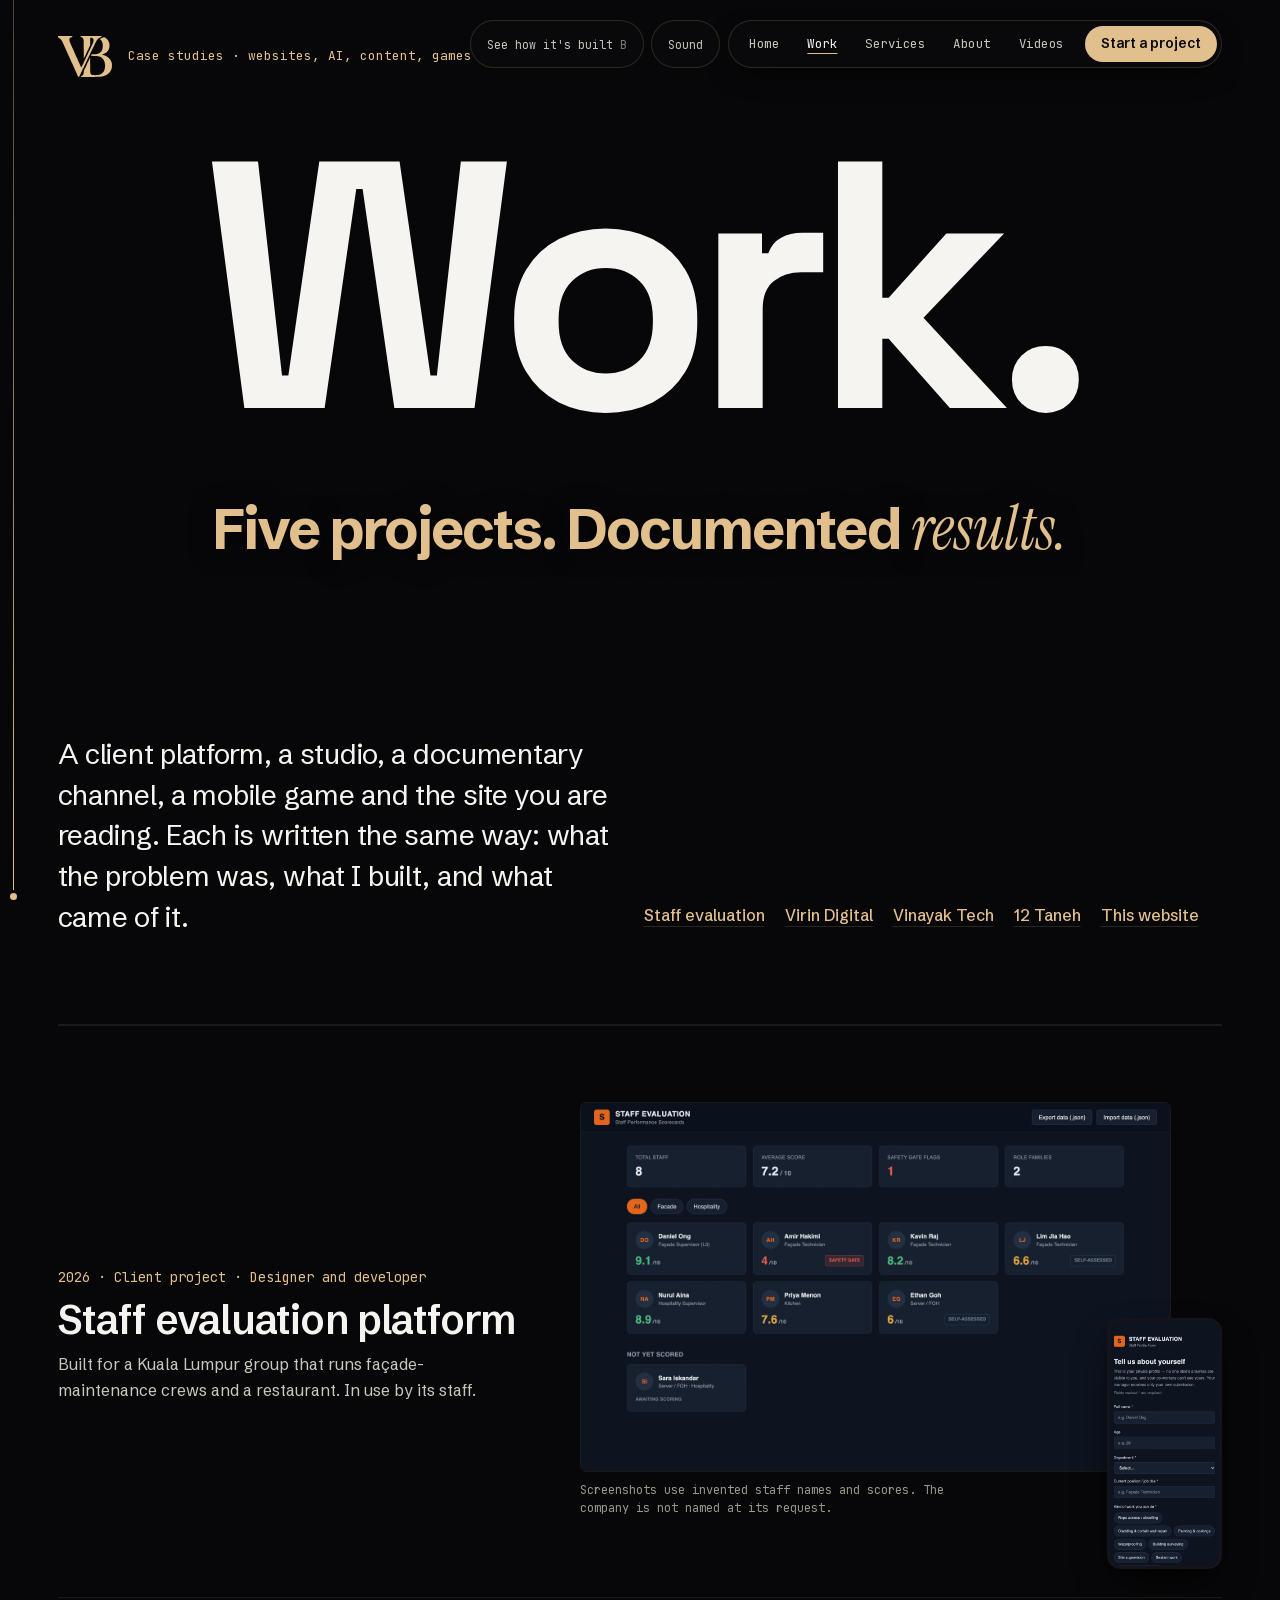
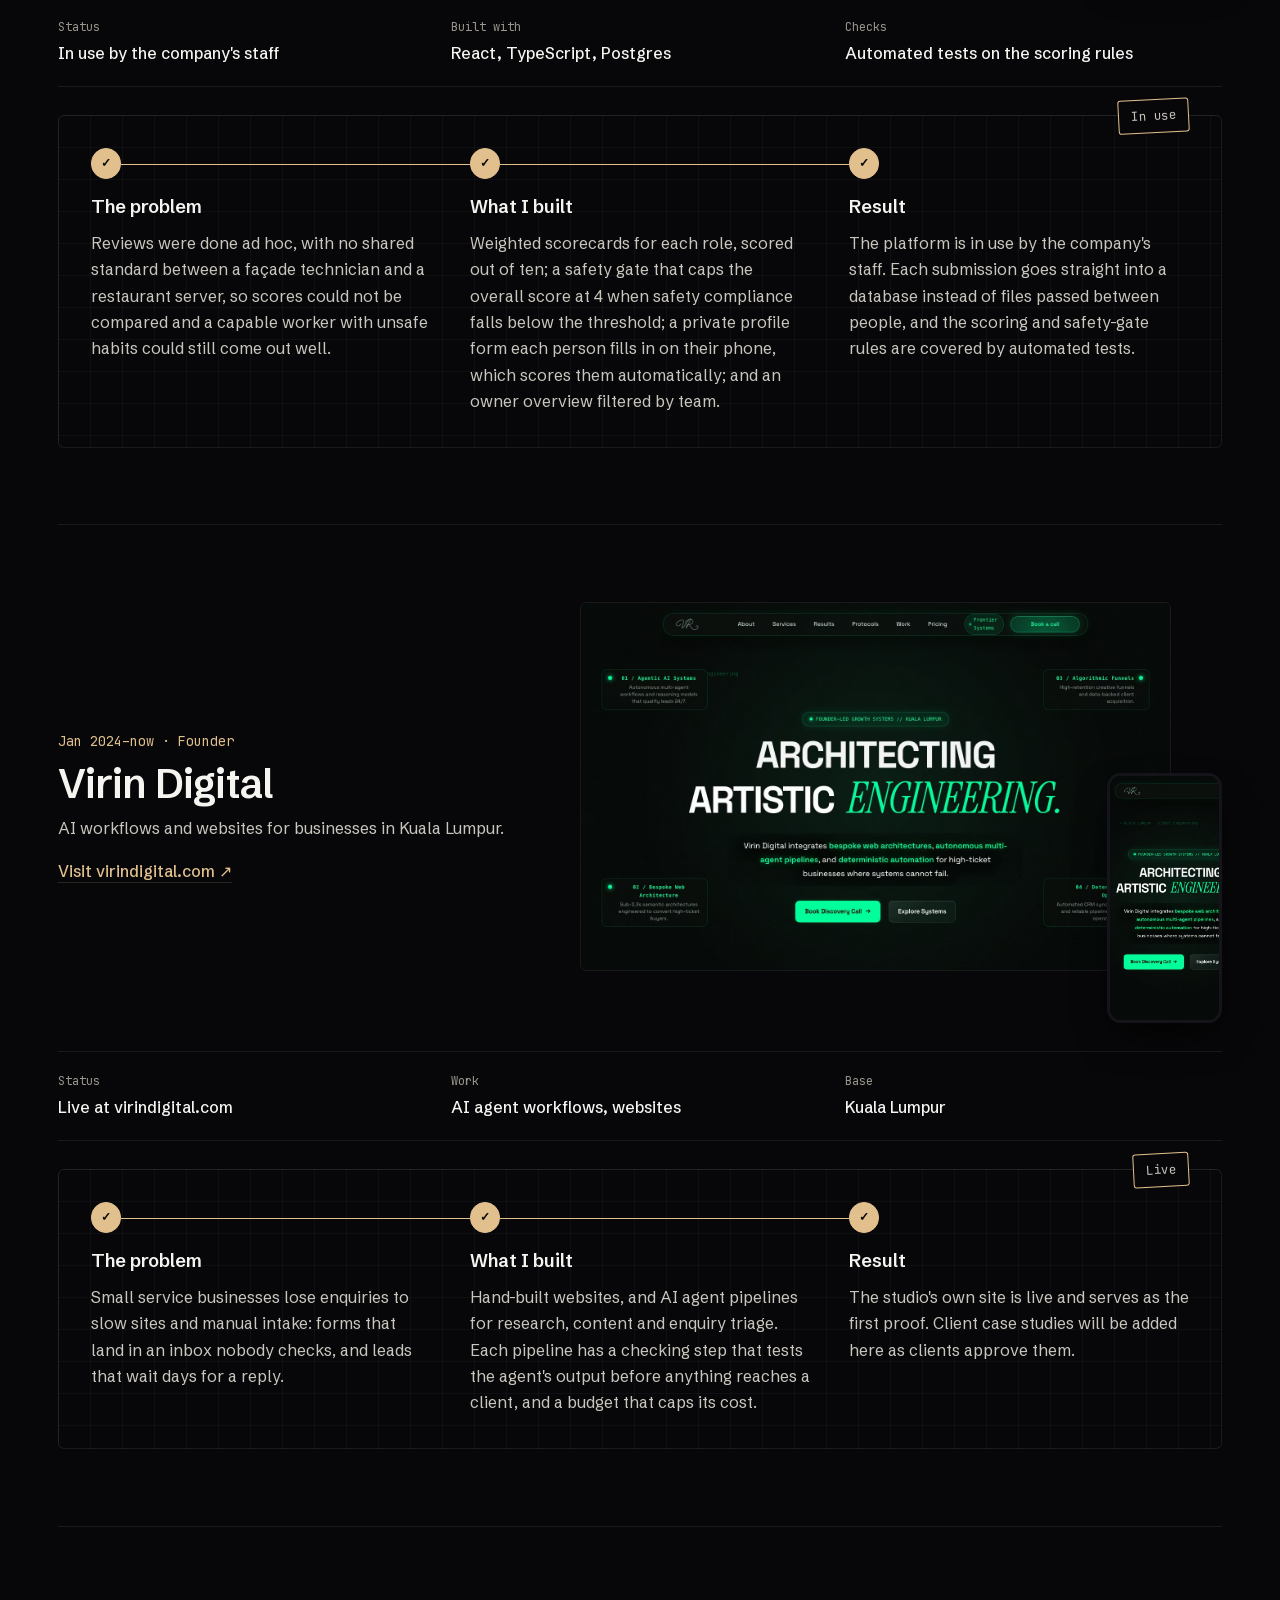
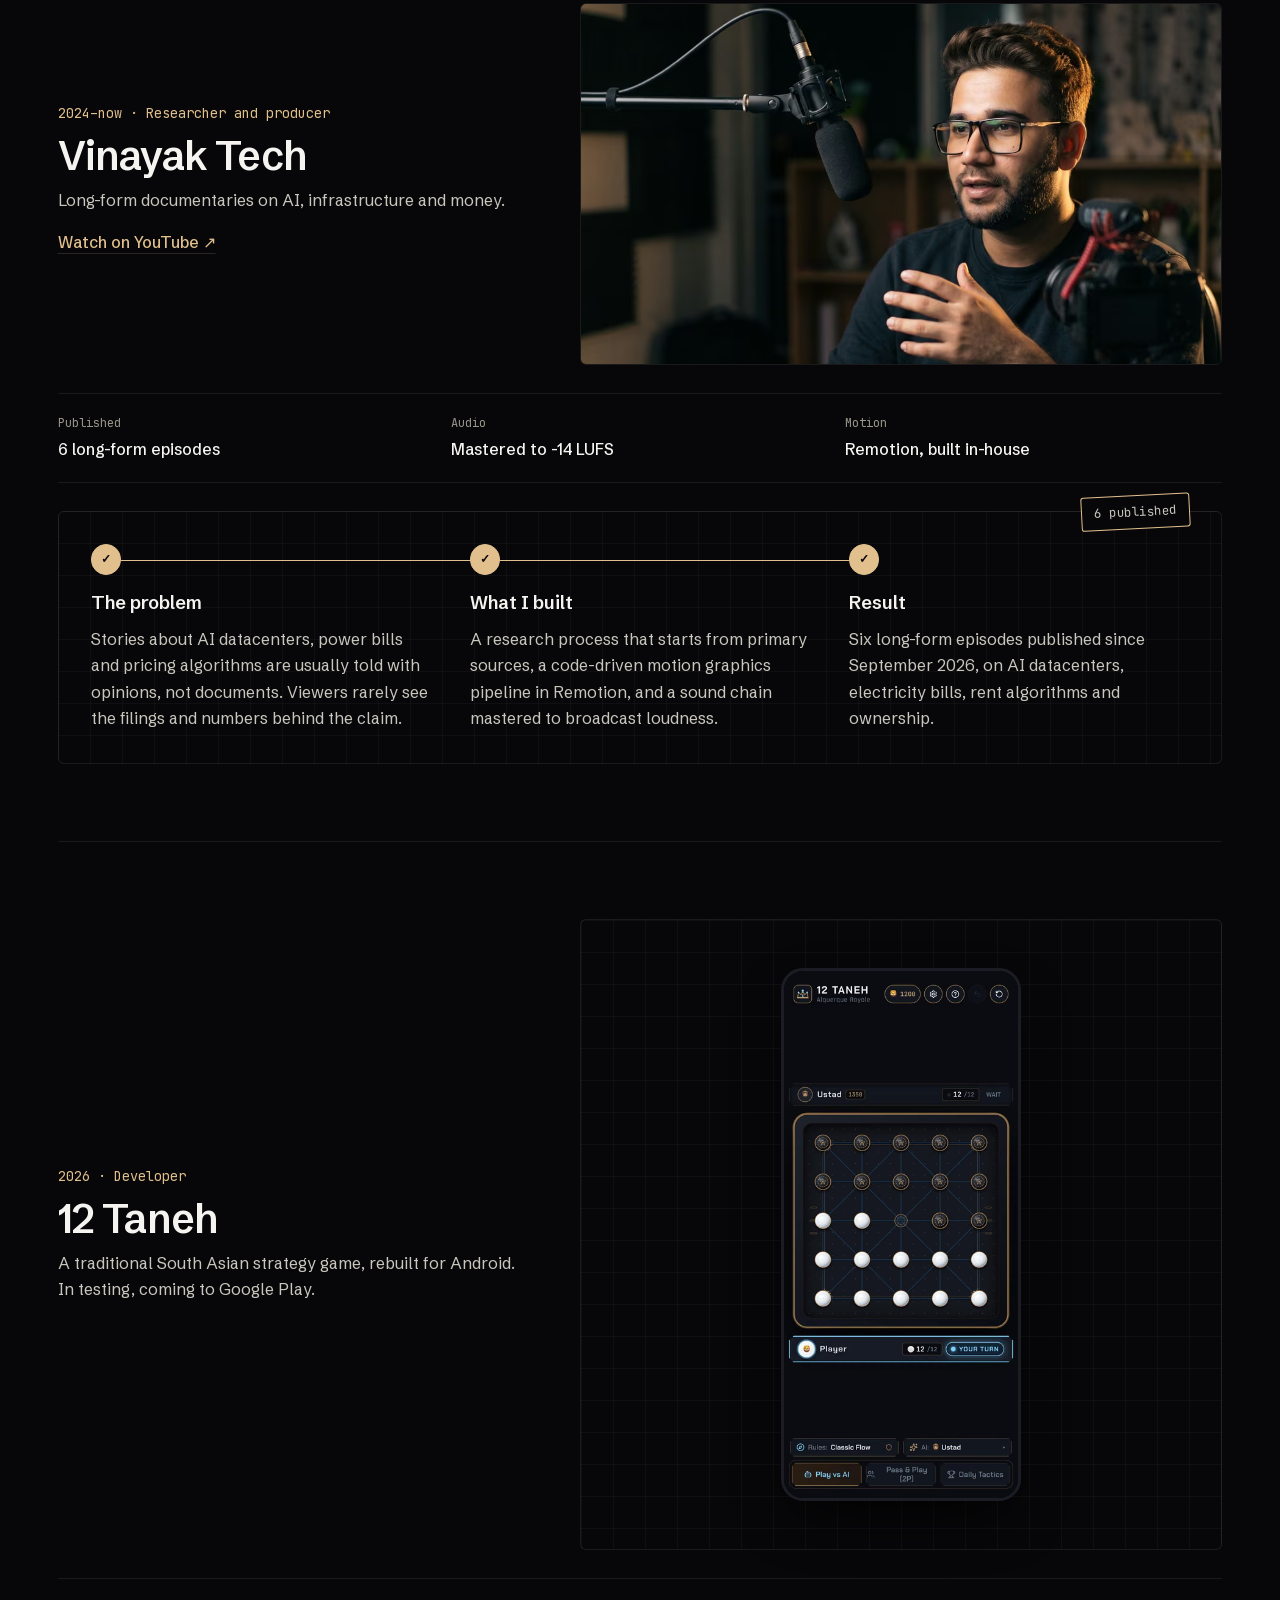
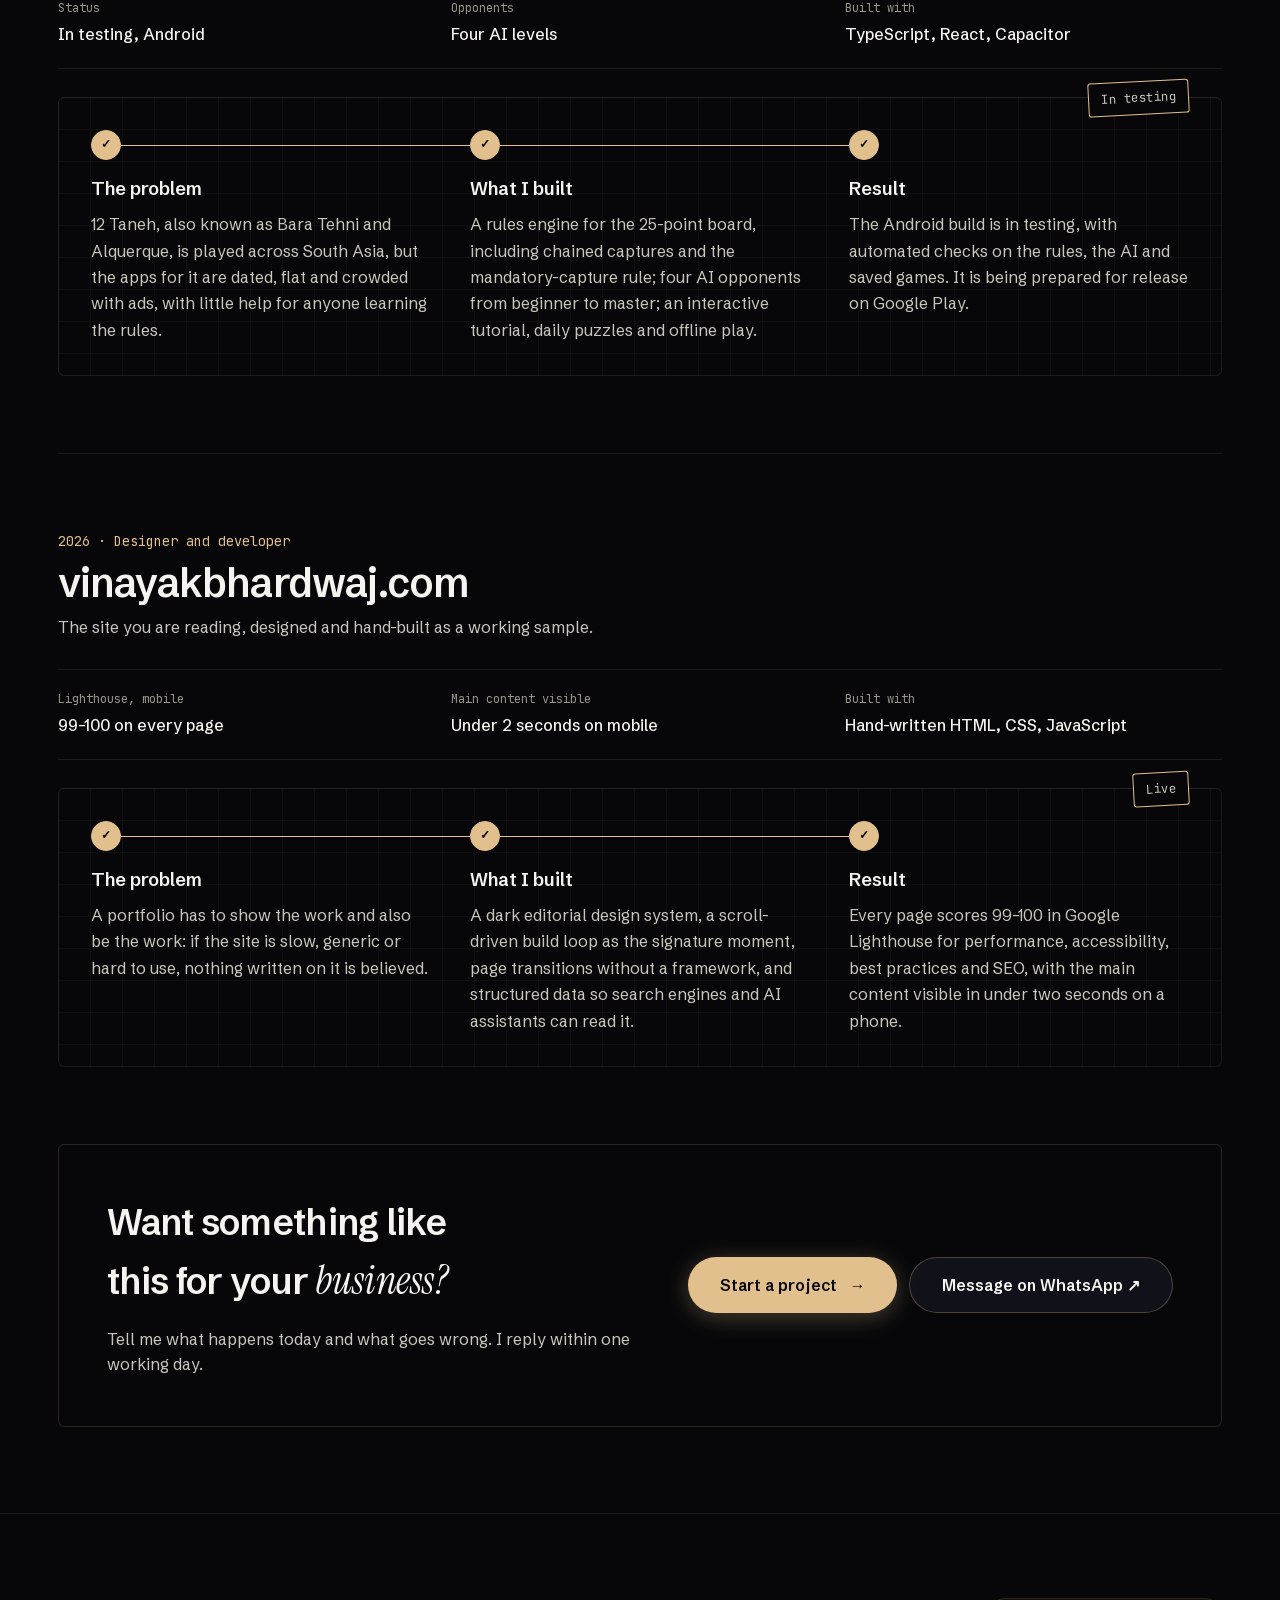
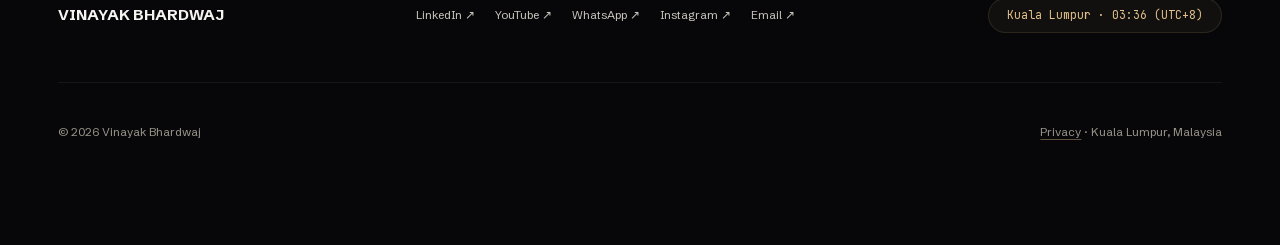
<file: projects.html>
<!DOCTYPE html>
<html lang="en-MY">
<head>
    <meta charset="UTF-8">
    <meta name="viewport" content="width=device-width, initial-scale=1.0">
    <title>Case Studies: Web, AI, Content &amp; Games | Vinayak Bhardwaj</title>

    <!-- Theme & Browser Chrome Color (MWA & Accessibility Compliance) -->
    <meta name="theme-color" content="#070709">
    <meta name="msapplication-navbutton-color" content="#070709">
    <meta name="apple-mobile-web-app-status-bar-style" content="black-translucent">
    <meta name="apple-mobile-web-app-capable" content="yes">

    <!-- SEO & Metadata (English & Bahasa Melayu) -->
    <meta name="description" content="Five case studies with problem, process and result: a staff evaluation platform for a KL client, Virin Digital, Vinayak Tech, the 12 Taneh game and this site.">
    <meta name="author" content="Vinayak Bhardwaj">
    <meta name="robots" content="index, follow">
    <link rel="canonical" href="https://www.vinayakbhardwaj.com/projects">

    <!-- Geo & Regional Targeting (Malaysia Focus) -->
    <meta name="geo.region" content="MY-14">
    <meta name="geo.placename" content="Kuala Lumpur">
    <meta name="geo.position" content="3.1390;101.6869">
    <meta name="ICBM" content="3.1390, 101.6869">

    <!-- Open Graph / Social Cards -->
    <meta property="og:type" content="website">
    <meta property="og:url" content="https://www.vinayakbhardwaj.com/projects">
    <meta property="og:title" content="Case Studies: Web, AI, Content &amp; Games | Vinayak Bhardwaj">
    <meta property="og:description" content="Five case studies with problem, process and result: a staff evaluation platform for a KL client, Virin Digital, Vinayak Tech, the 12 Taneh game and this site.">
    <meta property="og:image" content="https://www.vinayakbhardwaj.com/assets/media/og-share-v2-1200x630.jpg">
    <meta property="og:site_name" content="Vinayak Bhardwaj">
    <meta property="og:locale" content="en_MY">
    <meta property="og:locale:alternate" content="ms_MY">

    <!-- Twitter / X Cards -->
    <meta name="twitter:card" content="summary_large_image">
    <meta name="twitter:title" content="Case Studies: Web, AI, Content &amp; Games | Vinayak Bhardwaj">
    <meta name="twitter:description" content="Five case studies with problem, process and result: a staff evaluation platform for a KL client, Virin Digital, Vinayak Tech, the 12 Taneh game and this site.">
    <meta name="twitter:image" content="https://www.vinayakbhardwaj.com/assets/media/og-share-v2-1200x630.jpg">

    <!-- Favicon -->
    <link rel="icon" href="/favicon.ico" sizes="48x48">
    <link rel="icon" href="/assets/brand/vb-icon.svg" type="image/svg+xml">
    <link rel="icon" href="/assets/brand/favicon-32.png" type="image/png" sizes="32x32">
    <link rel="apple-touch-icon" href="/assets/brand/apple-touch-icon.png">
    <link rel="manifest" href="/site.webmanifest">

    <!-- Preconnect & Fonts -->
    <link rel="preload" href="assets/fonts/schibsted-grotesk-var.woff2" as="font" type="font/woff2" crossorigin>
    <style>
        /* Self-hosted Google Fonts (variable, latin subset). Replaces the render-blocking fonts.googleapis.com request. */
        @font-face {
          font-family: 'Schibsted Grotesk';
          font-style: normal;
          font-weight: 400 700;
          font-display: swap;
          src: url(assets/fonts/schibsted-grotesk-var.woff2) format('woff2');
          unicode-range: U+0020-007E, U+00A0, U+00A9, U+00B0, U+00B7, U+00D7, U+00E7, U+00E9, U+2013-2014, U+2018-201D, U+2022, U+2026, U+2190-2193, U+2197;
        }
        @font-face {
          font-family: 'JetBrains Mono';
          font-style: normal;
          font-weight: 400 500;
          font-display: swap;
          src: url(assets/fonts/jetbrains-mono-var.woff2) format('woff2');
          unicode-range: U+0020-007E, U+00A0, U+00A9, U+00B0, U+00B7, U+00D7, U+00E7, U+00E9, U+2013-2014, U+2018-201D, U+2022, U+2026, U+2190-2193, U+2197;
        }
    </style>
    <link rel="stylesheet" href="css/site.css?v=20.1">

    <!-- Schema.org JSON-LD -->
    <script type="application/ld+json">
{
  "@context": "https://schema.org",
  "@graph": [
    {
      "@type": "CollectionPage",
      "@id": "https://www.vinayakbhardwaj.com/projects#webpage",
      "url": "https://www.vinayakbhardwaj.com/projects",
      "name": "Case Studies: Web, AI, Content & Games | Vinayak Bhardwaj",
      "description": "Five case studies with problem, process and result: a staff evaluation platform for a KL client, Virin Digital, Vinayak Tech, the 12 Taneh game and this site.",
      "isPartOf": {
        "@id": "https://www.vinayakbhardwaj.com/#website"
      },
      "about": {
        "@id": "https://www.vinayakbhardwaj.com/#person"
      },
      "inLanguage": "en-MY",
      "dateModified": "2026-11-04",
      "mainEntity": {
        "@type": "ItemList",
        "itemListElement": [
          {
            "@type": "ListItem",
            "position": 1,
            "item": {
              "@type": "SoftwareApplication",
              "@id": "https://www.vinayakbhardwaj.com/projects#staff-evaluation",
              "name": "Staff evaluation platform",
              "applicationCategory": "BusinessApplication",
              "operatingSystem": "Web",
              "description": "Role-based staff scorecards with a safety gate, a private self-profile form that scores staff automatically, and an owner overview; built for a Kuala Lumpur façade-maintenance and hospitality group and in use by its staff.",
              "url": "https://www.vinayakbhardwaj.com/projects#staff-evaluation",
              "author": {
                "@id": "https://www.vinayakbhardwaj.com/#person"
              },
              "image": "https://www.vinayakbhardwaj.com/assets/media/staff-desktop-1440.webp"
            }
          },
          {
            "@type": "ListItem",
            "position": 2,
            "item": {
              "@type": "CreativeWork",
              "@id": "https://www.vinayakbhardwaj.com/projects#virin-digital",
              "name": "Virin Digital",
              "description": "AI agent workflows and hand-built websites for businesses in Kuala Lumpur.",
              "url": "https://www.vinayakbhardwaj.com/projects#virin-digital",
              "author": {
                "@id": "https://www.vinayakbhardwaj.com/#person"
              },
              "image": "https://www.vinayakbhardwaj.com/assets/media/virin-desktop-1440.webp"
            }
          },
          {
            "@type": "ListItem",
            "position": 3,
            "item": {
              "@type": "CreativeWork",
              "@id": "https://www.vinayakbhardwaj.com/projects#vinayak-tech",
              "name": "Vinayak Tech",
              "description": "Long-form documentaries on AI, infrastructure and money, built from primary documents.",
              "url": "https://www.vinayakbhardwaj.com/projects#vinayak-tech",
              "author": {
                "@id": "https://www.vinayakbhardwaj.com/#person"
              },
              "image": "https://www.vinayakbhardwaj.com/assets/media/studio-1000.jpg"
            }
          },
          {
            "@type": "ListItem",
            "position": 4,
            "item": {
              "@type": "SoftwareApplication",
              "@id": "https://www.vinayakbhardwaj.com/projects#twelve-taneh",
              "name": "12 Taneh",
              "alternateName": [
                "Bara Tehni",
                "Alquerque Royale"
              ],
              "applicationCategory": "GameApplication",
              "operatingSystem": "Android",
              "description": "A traditional South Asian strategy board game rebuilt for Android, with four AI opponents, daily puzzles and offline play. In testing.",
              "url": "https://www.vinayakbhardwaj.com/projects#twelve-taneh",
              "author": {
                "@id": "https://www.vinayakbhardwaj.com/#person"
              },
              "image": "https://www.vinayakbhardwaj.com/assets/media/taneh-board-780.webp"
            }
          },
          {
            "@type": "ListItem",
            "position": 5,
            "item": {
              "@type": "WebSite",
              "@id": "https://www.vinayakbhardwaj.com/projects#this-site",
              "name": "vinayakbhardwaj.com",
              "description": "Hand-built portfolio scoring 99–100 in Google Lighthouse on every page.",
              "url": "https://www.vinayakbhardwaj.com/",
              "author": {
                "@id": "https://www.vinayakbhardwaj.com/#person"
              }
            }
          }
        ]
      }
    },
    {
      "@type": "BreadcrumbList",
      "itemListElement": [
        {
          "@type": "ListItem",
          "position": 1,
          "name": "Home",
          "item": "https://www.vinayakbhardwaj.com/"
        },
        {
          "@type": "ListItem",
          "position": 2,
          "name": "Case studies",
          "item": "https://www.vinayakbhardwaj.com/projects"
        }
      ]
    }
  ]
}
    </script>
</head>
<body>
    <a class="skip-link" href="#main-content">Skip to content</a>



    <!-- ==========================================================================
         FLOATING FROSTED NAVIGATION BAR (MATCHING HOME)
         ========================================================================== -->
    <header class="site-header" role="banner">
        <div class="nav-container">
            <div class="nav-pill">


                <nav class="ev-desk-nav" aria-label="Site">
                    <a href="/">Home</a>
                    <a href="/projects" aria-current="page">Work</a>
                    <a href="/#services">Services</a>
                    <a href="/about">About</a>
                    <a href="/#videos">Videos</a>
                    <a class="ev-desk-cta" href="/#contact">Start a project</a>
                </nav>

                <div class="nav-mobile-actions">
                    <button id="mobile-menu-toggle" class="mobile-menu-toggle" aria-label="Open menu" aria-expanded="false" aria-controls="mobile-menu-overlay">
                        <span class="menu-icon" aria-hidden="true"><span class="hamburger-line line-1"></span><span class="hamburger-line line-2"></span><span class="hamburger-line line-3"></span></span>
                    </button>
                </div>
            </div>
        </div>
    </header>

    <!-- ==========================================================================
         FULL-SCREEN BESPOKE LUXURY MOBILE NAVIGATION OVERLAY
         ========================================================================== -->
    <div id="mobile-menu-overlay" class="mobile-menu-overlay" aria-hidden="true" inert role="dialog" aria-modal="true" aria-label="Mobile Navigation">
        <div class="mobile-menu-inner">
            <div class="mobile-menu-header">
                <img class="menu-logo" src="assets/brand/vb-mark.svg" alt="Vinayak Bhardwaj" width="855" height="646">
                <button id="mobile-menu-close" class="mobile-menu-close-btn" aria-label="Close Mobile Navigation">
                    <svg width="14" height="14" viewBox="0 0 24 24" fill="none" stroke="currentColor" stroke-width="2.2" stroke-linecap="round" stroke-linejoin="round" aria-hidden="true"><line x1="18" y1="6" x2="6" y2="18"></line><line x1="6" y1="6" x2="18" y2="18"></line></svg>
                </button>
            </div>
            
            <nav class="mobile-nav-list" aria-label="Main navigation">
                <a href="/" class="mobile-nav-item"><span class="mobile-nav-label">Home</span></a>
                <a href="/#services" class="mobile-nav-item"><span class="mobile-nav-label">Services</span></a>
                <a href="/projects" class="mobile-nav-item" aria-current="page"><span class="mobile-nav-label">Work</span></a>
                <a href="/about" class="mobile-nav-item"><span class="mobile-nav-label">About</span></a>
                <a href="/#videos" class="mobile-nav-item"><span class="mobile-nav-label">Videos</span></a>
                <a href="/#contact" class="mobile-nav-item"><span class="mobile-nav-label">Contact</span></a>
            </nav>

            <div class="mobile-menu-footer">
                <div class="mobile-meta-text">Kuala Lumpur, Malaysia</div>
                <div class="mobile-social-strip" aria-label="Mobile Social Links">
                    <a href="https://www.linkedin.com/in/vinayak-bhardwaj1947/" target="_blank" rel="noopener noreferrer" class="mobile-social-link">LINKEDIN ↗</a>
                    <a href="https://www.youtube.com/@Vinayak_ai_tech" target="_blank" rel="noopener noreferrer" class="mobile-social-link">YOUTUBE ↗</a>
                    <a href="https://wa.me/60182302045" target="_blank" rel="noopener noreferrer" class="mobile-social-link">WHATSAPP ↗</a>
                    <a href="https://www.instagram.com/bhardwajvinayak104/" target="_blank" rel="noopener noreferrer" class="mobile-social-link">INSTAGRAM ↗</a>
                </div>
                <a href="/#contact" class="btn btn-primary-gold mobile-cta-btn">Start a project →</a>
            </div>
        </div>
    </div>

    <main id="main-content" class="subpage-stage ev-sub">

        <section class="ev-stage ev-stage-sub" aria-labelledby="projects-title" style="--len:5">
            <div class="ev-stage-top container">
                <a href="/" class="ev-hero-logo-link" aria-label="Vinayak Bhardwaj, home"><img class="ev-hero-logo" src="assets/brand/vb-mark.svg" alt="" width="855" height="646"></a>
                <p class="ev-kicker">Case studies · websites, AI, content, games</p>
            </div>
            <h1 class="ev-stage-title" id="projects-title">
                <span class="ev-stage-back" aria-hidden="true"><span class="ev-char" style="--i:0">W</span><span class="ev-char" style="--i:1">o</span><span class="ev-char" style="--i:2">r</span><span class="ev-char" style="--i:3">k</span><span class="ev-char" style="--i:4">.</span></span>
                <span class="ev-stage-front"><span class="visually-hidden">Work. </span><span class="ev-word" style="--i:0">Five</span> <span class="ev-word" style="--i:1">projects.</span> <span class="ev-word" style="--i:2">Documented</span> <span class="ev-word" style="--i:3"><span class="ev-serif">results.</span></span></span>
            </h1>
        </section>

        <div class="container">
            <section class="ev-intro ev-intro-sub" aria-label="Introduction">
                <div class="ev-intro-grid">
                    <p class="ev-intro-lede">A client platform, a studio, a documentary channel, a mobile game and the site you are reading. Each is written the same way: what the problem was, what I built, and what came of it.</p>
                    <div class="ev-intro-side">
                        <nav class="ev-case-index" aria-label="Case studies on this page">
                        <a href="#staff-evaluation">Staff evaluation</a>
                        <a href="#virin-digital">Virin Digital</a>
                        <a href="#vinayak-tech">Vinayak Tech</a>
                        <a href="#twelve-taneh">12 Taneh</a>
                        <a href="#this-site">This website</a>
                    </nav>
                    </div>
                </div>
            </section>

            <article class="ev-case" id="staff-evaluation" aria-labelledby="case-staff">
                <header class="ev-case-head">
                    <p class="ev-rec-years">2026 · Client project · Designer and developer</p>
                    <h2 id="case-staff">Staff evaluation platform</h2>
                    <p class="ev-case-role">Built for a Kuala Lumpur group that runs façade-maintenance crews and a restaurant. In use by its staff.</p>
                </header>
                <figure class="ev-case-media ev-device">
                    <picture><source type="image/avif" srcset="assets/media/staff-desktop-720.avif 720w, assets/media/staff-desktop-1440.avif 1440w" sizes="(max-width: 899px) 90vw, 70vw"><source type="image/webp" srcset="assets/media/staff-desktop-720.webp 720w, assets/media/staff-desktop-1440.webp 1440w" sizes="(max-width: 899px) 90vw, 70vw"><img class="ev-device-desktop" src="assets/media/staff-desktop-1440.webp" alt="Owner overview of the staff evaluation platform: staff count, average score, one safety-gate flag, and score cards for eight staff across the façade and hospitality teams" width="1440" height="900" loading="lazy" decoding="async"></picture>
                    <picture><source type="image/avif" srcset="assets/media/staff-mobile-390.avif"><img class="ev-device-phone" src="assets/media/staff-mobile-390.webp" alt="The private staff profile form on a phone" width="390" height="844" loading="lazy" decoding="async"></picture>
                    <figcaption class="ev-case-cap">Screenshots use invented staff names and scores. The company is not named at its request.</figcaption>
                </figure>
                <dl class="ev-case-specs">
                    <div><dt>Status</dt><dd>In use by the company's staff</dd></div>
                    <div><dt>Built with</dt><dd>React, TypeScript, Postgres</dd></div>
                    <div><dt>Checks</dt><dd>Automated tests on the scoring rules</dd></div>
                </dl>
                <div class="ev-case-steps ev-sheet" data-sheet>
                    <p class="ev-sheet-stamp" aria-hidden="true">In use</p>
                    <div><h3>The problem</h3><p>Reviews were done ad hoc, with no shared standard between a façade technician and a restaurant server, so scores could not be compared and a capable worker with unsafe habits could still come out well.</p></div>
                    <div><h3>What I built</h3><p>Weighted scorecards for each role, scored out of ten; a safety gate that caps the overall score at 4 when safety compliance falls below the threshold; a private profile form each person fills in on their phone, which scores them automatically; and an owner overview filtered by team.</p></div>
                    <div><h3>Result</h3><p>The platform is in use by the company's staff. Each submission goes straight into a database instead of files passed between people, and the scoring and safety-gate rules are covered by automated tests.</p></div>
                </div>
            </article>

            <article class="ev-case" id="virin-digital" aria-labelledby="case-virin">
                <header class="ev-case-head">
                    <p class="ev-rec-years">Jan 2024–now · Founder</p>
                    <h2 id="case-virin">Virin Digital</h2>
                    <p class="ev-case-role">AI workflows and websites for businesses in Kuala Lumpur.</p>
                    <a class="ev-link" href="https://www.virindigital.com/" target="_blank" rel="noopener noreferrer">Visit virindigital.com ↗</a>
                </header>
                <figure class="ev-case-media ev-device">
                    <picture><source type="image/avif" srcset="assets/media/virin-desktop-720.avif 720w, assets/media/virin-desktop-1440.avif 1440w" sizes="(max-width: 899px) 90vw, 70vw"><source type="image/webp" srcset="assets/media/virin-desktop-720.webp 720w, assets/media/virin-desktop-1440.webp 1440w" sizes="(max-width: 899px) 90vw, 70vw"><img class="ev-device-desktop" src="assets/media/virin-desktop-1440.webp" alt="Screenshot of virindigital.com on desktop" width="1440" height="900" loading="lazy" decoding="async"></picture>
                    <picture><source type="image/avif" srcset="assets/media/virin-mobile-390.avif"><img class="ev-device-phone" src="assets/media/virin-mobile-390.webp" alt="Screenshot of virindigital.com on a phone" width="390" height="844" loading="lazy" decoding="async"></picture>
                </figure>
                <dl class="ev-case-specs">
                    <div><dt>Status</dt><dd>Live at virindigital.com</dd></div>
                    <div><dt>Work</dt><dd>AI agent workflows, websites</dd></div>
                    <div><dt>Base</dt><dd>Kuala Lumpur</dd></div>
                </dl>
                <div class="ev-case-steps ev-sheet" data-sheet>
                    <p class="ev-sheet-stamp" aria-hidden="true">Live</p>
                    
                    <div><h3>The problem</h3><p>Small service businesses lose enquiries to slow sites and manual intake: forms that land in an inbox nobody checks, and leads that wait days for a reply.</p></div>
                    <div><h3>What I built</h3><p>Hand-built websites, and AI agent pipelines for research, content and enquiry triage. Each pipeline has a checking step that tests the agent's output before anything reaches a client, and a budget that caps its cost.</p></div>
                    <div><h3>Result</h3><p>The studio's own site is live and serves as the first proof. Client case studies will be added here as clients approve them.</p></div>
                </div>
            </article>

            <article class="ev-case" id="vinayak-tech" aria-labelledby="case-vt">
                <header class="ev-case-head">
                    <p class="ev-rec-years">2024–now · Researcher and producer</p>
                    <h2 id="case-vt">Vinayak Tech</h2>
                    <p class="ev-case-role">Long-form documentaries on AI, infrastructure and money.</p>
                    <a class="ev-link" href="https://www.youtube.com/@Vinayak_ai_tech" target="_blank" rel="noopener noreferrer">Watch on YouTube ↗</a>
                </header>
                <figure class="ev-case-media">
                    <picture><source type="image/avif" srcset="assets/media/studio-640.avif 640w, assets/media/studio-1000.avif 1000w, assets/media/studio-1600.avif 1600w" sizes="(max-width: 899px) 90vw, 70vw"><source type="image/webp" srcset="assets/media/studio-640.webp 640w, assets/media/studio-1000.webp 1000w, assets/media/studio-1600.webp 1600w" sizes="(max-width: 899px) 90vw, 70vw"><img src="assets/media/studio-1000.webp" alt="Portrait of Vinayak recording a Vinayak Tech episode" width="2400" height="1792" loading="lazy" decoding="async"></picture>
                </figure>
                <dl class="ev-case-specs">
                    <div><dt>Published</dt><dd>6 long-form episodes</dd></div>
                    <div><dt>Audio</dt><dd>Mastered to -14 LUFS</dd></div>
                    <div><dt>Motion</dt><dd>Remotion, built in-house</dd></div>
                </dl>
                <div class="ev-case-steps ev-sheet" data-sheet>
                    <p class="ev-sheet-stamp" aria-hidden="true">6 published</p>
                    
                    <div><h3>The problem</h3><p>Stories about AI datacenters, power bills and pricing algorithms are usually told with opinions, not documents. Viewers rarely see the filings and numbers behind the claim.</p></div>
                    <div><h3>What I built</h3><p>A research process that starts from primary sources, a code-driven motion graphics pipeline in Remotion, and a sound chain mastered to broadcast loudness.</p></div>
                    <div><h3>Result</h3><p>Six long-form episodes published since September 2026, on AI datacenters, electricity bills, rent algorithms and ownership.</p></div>
                </div>
            </article>

            <article class="ev-case" id="twelve-taneh" aria-labelledby="case-taneh">
                <header class="ev-case-head">
                    <p class="ev-rec-years">2026 · Developer</p>
                    <h2 id="case-taneh">12 Taneh</h2>
                    <p class="ev-case-role">A traditional South Asian strategy game, rebuilt for Android. In testing, coming to Google Play.</p>
                </header>
                <figure class="ev-case-media ev-phone">
                    <picture><source type="image/avif" srcset="assets/media/taneh-board-390.avif 390w, assets/media/taneh-board-780.avif 780w" sizes="(max-width: 899px) 60vw, 15rem"><source type="image/webp" srcset="assets/media/taneh-board-390.webp 390w, assets/media/taneh-board-780.webp 780w" sizes="(max-width: 899px) 60vw, 15rem"><img src="assets/media/taneh-board-390.webp" alt="Screenshot of 12 Taneh on a phone: the 25-point board with white and dark stones, the AI opponent Ustad and the Play vs AI mode" width="390" height="866" loading="lazy" decoding="async"></picture>
                </figure>
                <dl class="ev-case-specs">
                    <div><dt>Status</dt><dd>In testing, Android</dd></div>
                    <div><dt>Opponents</dt><dd>Four AI levels</dd></div>
                    <div><dt>Built with</dt><dd>TypeScript, React, Capacitor</dd></div>
                </dl>
                <div class="ev-case-steps ev-sheet" data-sheet>
                    <p class="ev-sheet-stamp" aria-hidden="true">In testing</p>
                    <div><h3>The problem</h3><p>12 Taneh, also known as Bara Tehni and Alquerque, is played across South Asia, but the apps for it are dated, flat and crowded with ads, with little help for anyone learning the rules.</p></div>
                    <div><h3>What I built</h3><p>A rules engine for the 25-point board, including chained captures and the mandatory-capture rule; four AI opponents from beginner to master; an interactive tutorial, daily puzzles and offline play.</p></div>
                    <div><h3>Result</h3><p>The Android build is in testing, with automated checks on the rules, the AI and saved games. It is being prepared for release on Google Play.</p></div>
                </div>
            </article>

            <article class="ev-case" id="this-site" aria-labelledby="case-site">
                <header class="ev-case-head">
                    <p class="ev-rec-years">2026 · Designer and developer</p>
                    <h2 id="case-site">vinayakbhardwaj.com</h2>
                    <p class="ev-case-role">The site you are reading, designed and hand-built as a working sample.</p>
                </header>
                <dl class="ev-case-specs">
                    <div><dt>Lighthouse, mobile</dt><dd>99–100 on every page</dd></div>
                    <div><dt>Main content visible</dt><dd>Under 2 seconds on mobile</dd></div>
                    <div><dt>Built with</dt><dd>Hand-written HTML, CSS, JavaScript</dd></div>
                </dl>
                <div class="ev-case-steps ev-sheet" data-sheet>
                    <p class="ev-sheet-stamp" aria-hidden="true">Live</p>
                    <div><h3>The problem</h3><p>A portfolio has to show the work and also be the work: if the site is slow, generic or hard to use, nothing written on it is believed.</p></div>
                    <div><h3>What I built</h3><p>A dark editorial design system, a scroll-driven build loop as the signature moment, page transitions without a framework, and structured data so search engines and AI assistants can read it.</p></div>
                    <div><h3>Result</h3><p>Every page scores 99–100 in Google Lighthouse for performance, accessibility, best practices and SEO, with the main content visible in under two seconds on a phone.</p></div>
                </div>
            </article>

            <section class="ev-sub-cta" aria-labelledby="projects-cta-title">
                <h2 id="projects-cta-title">Want something like this for your <span class="ev-serif">business?</span></h2>
                <p>Tell me what happens today and what goes wrong. I reply within one working day.</p>
                <div class="ev-hero-actions">
                    <a href="/#contact" class="btn btn-primary-gold"><span>Start a project</span><span class="arrow-glyph" aria-hidden="true">→</span></a>
                    <a href="https://wa.me/60182302045" target="_blank" rel="noopener noreferrer" class="btn btn-secondary-glass"><span>Message on WhatsApp ↗</span></a>
                </div>
            </section>
        </div>
    </main>

    <footer class="site-footer" role="contentinfo">
        <div class="container">
            <div class="footer-top">
                <div class="footer-brand">VINAYAK BHARDWAJ</div>
                <nav class="footer-socials" aria-label="Social channels">
                    <a href="https://www.linkedin.com/in/vinayak-bhardwaj1947/" target="_blank" rel="noopener noreferrer" class="footer-social-link">LinkedIn ↗</a>
                    <a href="https://www.youtube.com/@Vinayak_ai_tech" target="_blank" rel="noopener noreferrer" class="footer-social-link">YouTube ↗</a>
                    <a href="https://wa.me/60182302045" target="_blank" rel="noopener noreferrer" class="footer-social-link">WhatsApp ↗</a>
                    <a href="https://www.instagram.com/bhardwajvinayak104/" target="_blank" rel="noopener noreferrer" class="footer-social-link">Instagram ↗</a>
                    <a href="mailto:bhardwajvinayak1947@gmail.com" class="footer-social-link">Email ↗</a>
                </nav>
                <div id="world-clock" class="footer-clock" aria-label="Current Kuala Lumpur time">Kuala Lumpur</div>
            </div>
            <div class="footer-bottom">
                <div>© 2026 Vinayak Bhardwaj</div>
                <div><a class="footer-legal" href="/privacy">Privacy</a> · Kuala Lumpur, Malaysia</div>
            </div>
        </div>
    </footer>

    <!-- KEYBOARD COMMAND HUD DIALOG -->
    <div id="command-hud-overlay" class="command-hud-overlay" aria-hidden="true"></div>
    <div id="command-hud" class="command-hud" aria-hidden="true" inert role="dialog" aria-modal="true" aria-label="Keyboard shortcuts">
        <div class="command-hud-card">
            <div class="hud-header">
                <div class="hud-title">Keyboard shortcuts</div>
                <button id="hud-close" class="hud-close-btn" aria-label="Close keyboard shortcuts">
                    <svg width="14" height="14" viewBox="0 0 24 24" fill="none" stroke="currentColor" stroke-width="2.2" stroke-linecap="round" stroke-linejoin="round" aria-hidden="true"><line x1="18" y1="6" x2="6" y2="18"></line><line x1="6" y1="6" x2="18" y2="18"></line></svg>
                </button>
            </div>
            <div class="hud-grid">
                <div class="hud-item" data-target="#staff-evaluation"><kbd>1</kbd><span>Staff evaluation</span></div>
                <div class="hud-item" data-target="#virin-digital"><kbd>2</kbd><span>Virin Digital</span></div>
                <div class="hud-item" data-target="#vinayak-tech"><kbd>3</kbd><span>Vinayak Tech</span></div>
                <div class="hud-item" data-target="#twelve-taneh"><kbd>4</kbd><span>12 Taneh</span></div>
                <div class="hud-item" data-target="#this-site"><kbd>5</kbd><span>This website</span></div>
                <div class="hud-item"><kbd>?</kbd><span>Show shortcuts</span></div>
                <div class="hud-item"><kbd>ESC</kbd><span>Close</span></div>
            </div>
        </div>
    </div>

    <!-- Deferred Scripts for Core Web Vitals & Instant LCP -->
    <script src="js/lenis.min.js?v=1.1.20" defer></script>
    <script src="js/main.js?v=9.4" defer></script>

</body>
</html>
</file>
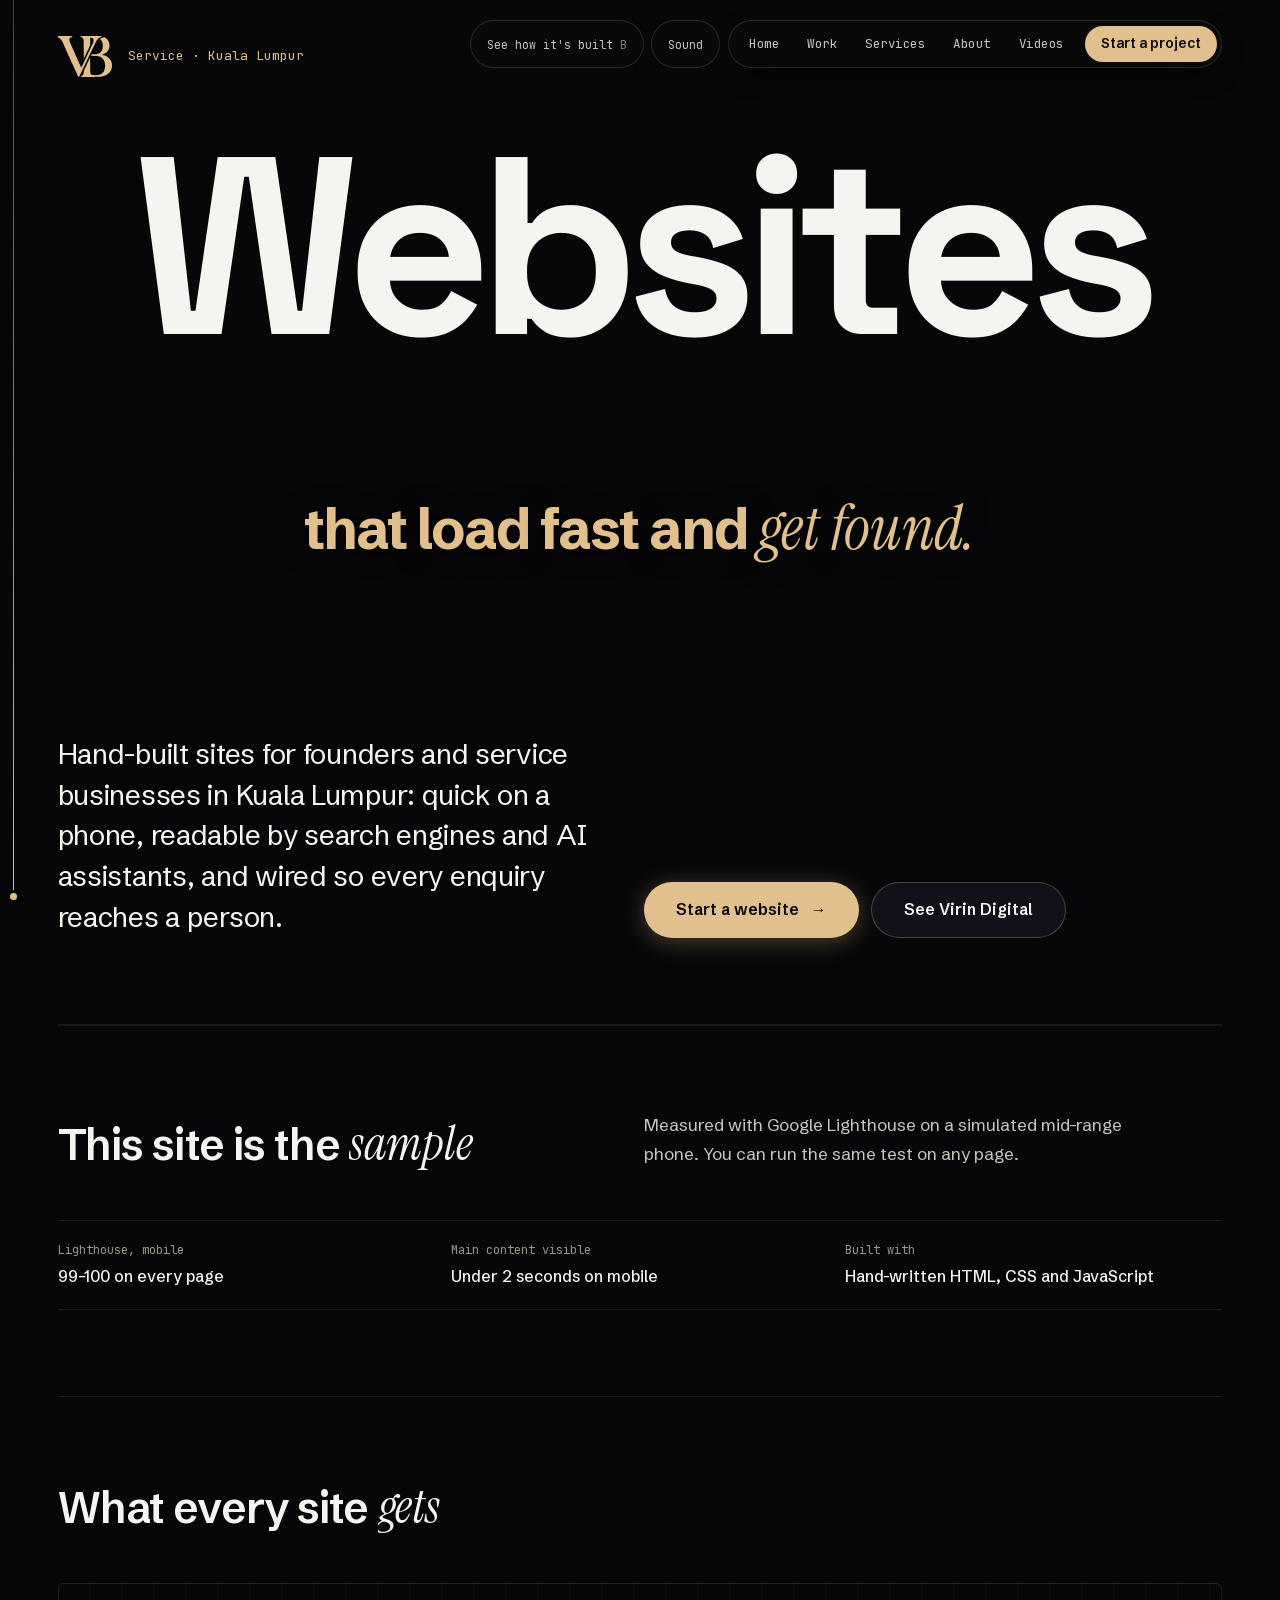
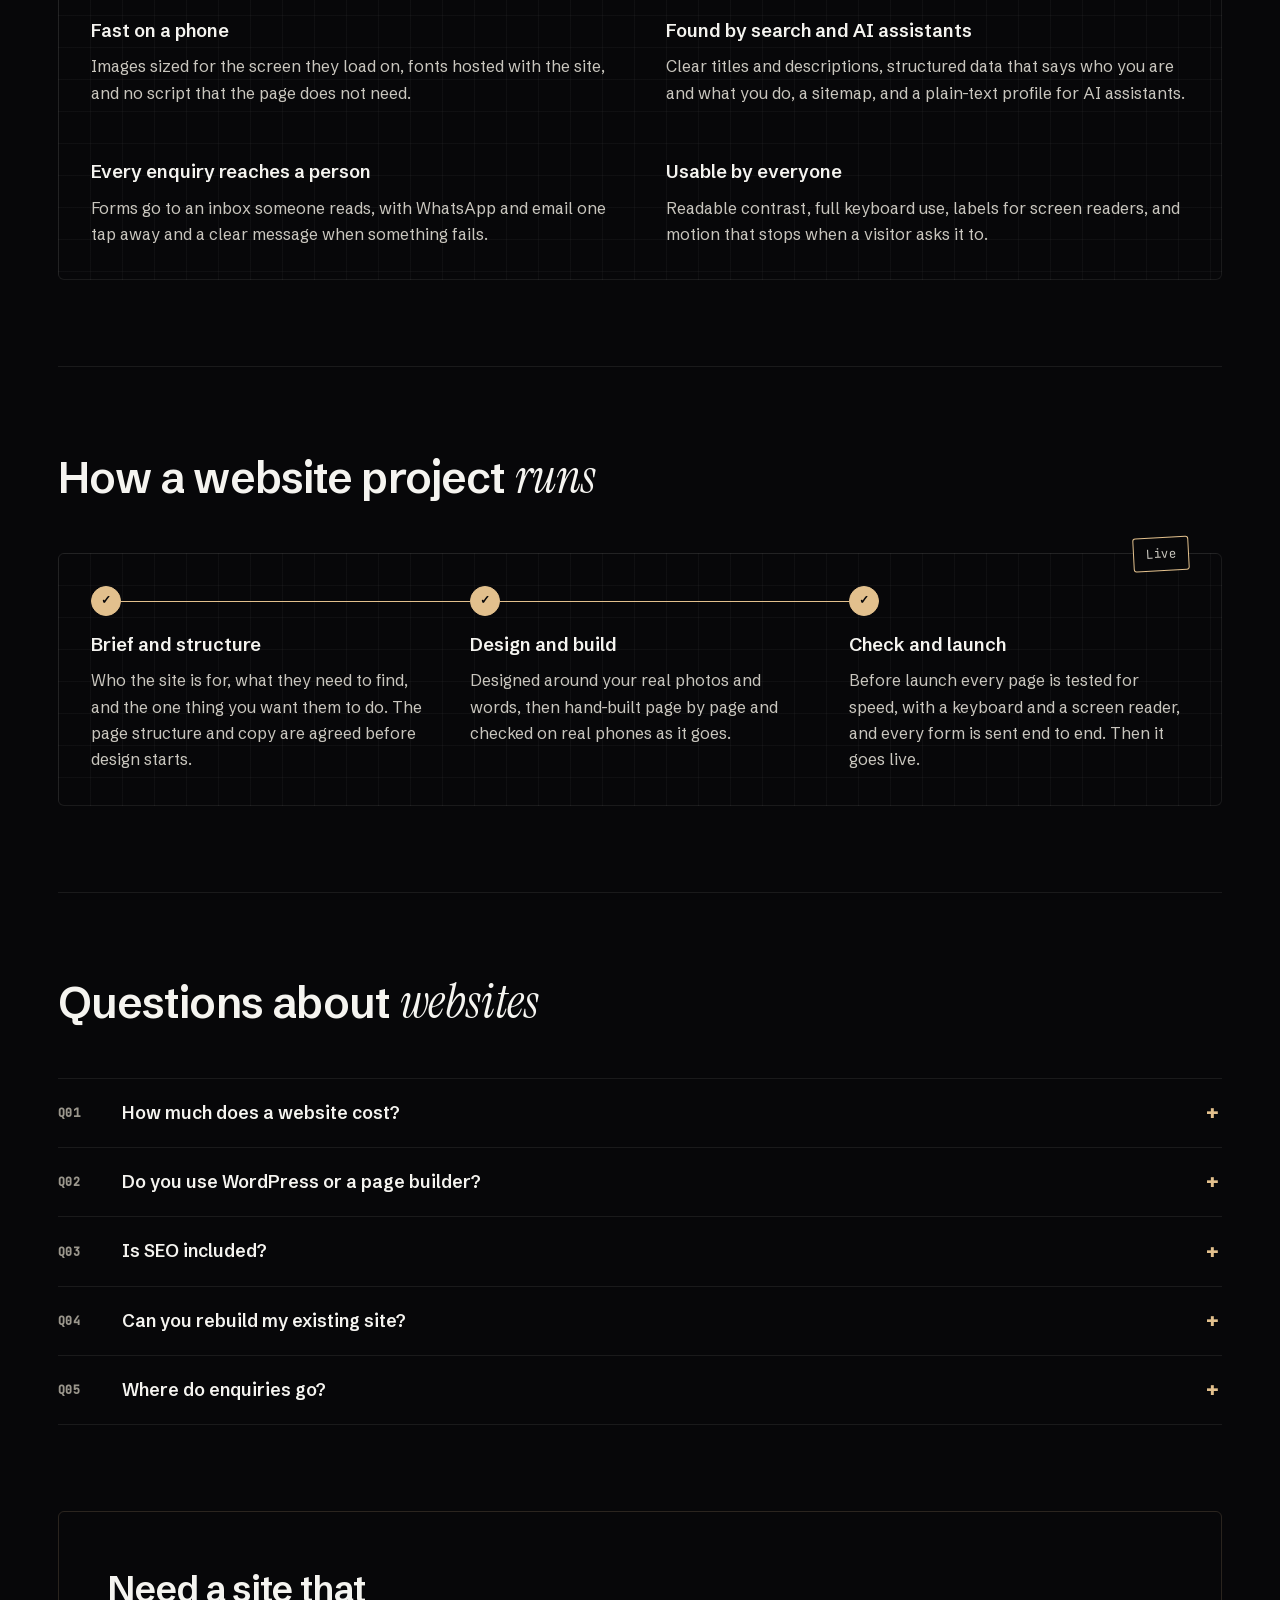
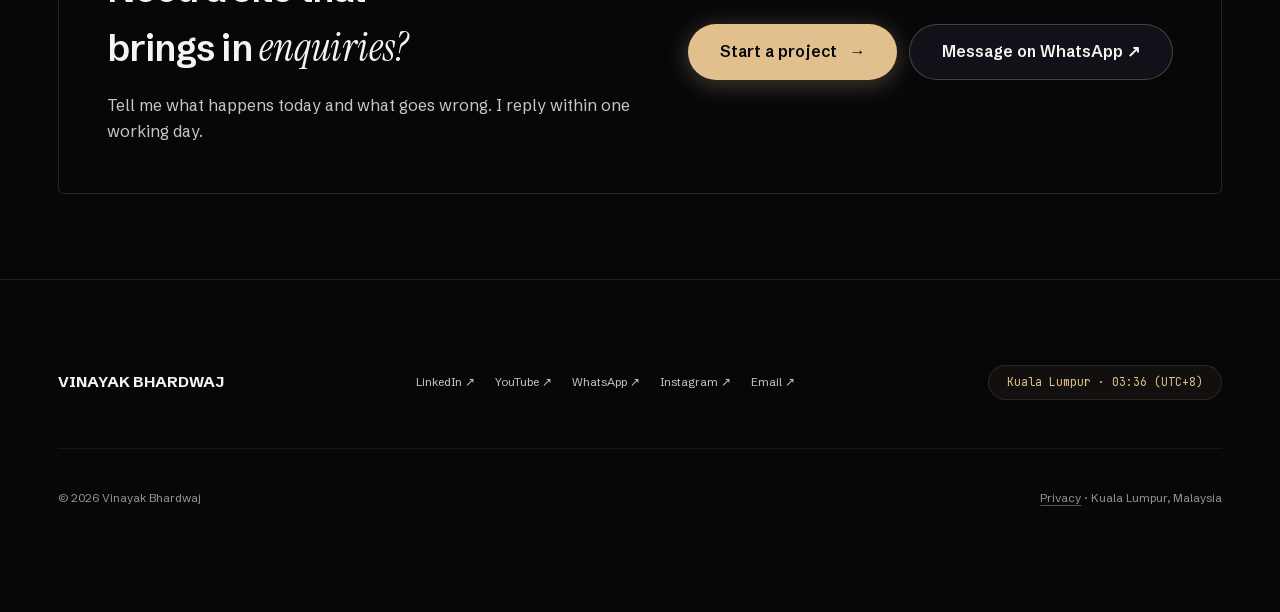
<file: web-design-kuala-lumpur.html>
<!DOCTYPE html>
<html lang="en-MY">
<head>
    <meta charset="UTF-8">
    <meta name="viewport" content="width=device-width, initial-scale=1.0">
    <title>Web Design in Kuala Lumpur | Vinayak Bhardwaj</title>

    <!-- Theme & Browser Chrome Color (MWA & Accessibility Compliance) -->
    <meta name="theme-color" content="#070709">
    <meta name="msapplication-navbutton-color" content="#070709">
    <meta name="apple-mobile-web-app-status-bar-style" content="black-translucent">
    <meta name="apple-mobile-web-app-capable" content="yes">

    <!-- SEO & Metadata (English & Bahasa Melayu) -->
    <meta name="description" content="Hand-built websites for Kuala Lumpur businesses: fast on a phone, found by search engines and AI assistants, and every enquiry sent to a person.">
    <meta name="author" content="Vinayak Bhardwaj">
    <meta name="robots" content="index, follow">
    <link rel="canonical" href="https://www.vinayakbhardwaj.com/web-design-kuala-lumpur">

    <!-- Geo & Regional Targeting (Malaysia Focus) -->
    <meta name="geo.region" content="MY-14">
    <meta name="geo.placename" content="Kuala Lumpur">
    <meta name="geo.position" content="3.1390;101.6869">
    <meta name="ICBM" content="3.1390, 101.6869">

    <!-- Open Graph / Social Cards -->
    <meta property="og:type" content="website">
    <meta property="og:url" content="https://www.vinayakbhardwaj.com/web-design-kuala-lumpur">
    <meta property="og:title" content="Web Design in Kuala Lumpur | Vinayak Bhardwaj">
    <meta property="og:description" content="Hand-built websites for Kuala Lumpur businesses: fast on a phone, found by search engines and AI assistants, and every enquiry sent to a person.">
    <meta property="og:image" content="https://www.vinayakbhardwaj.com/assets/media/og-share-v2-1200x630.jpg">
    <meta property="og:site_name" content="Vinayak Bhardwaj">
    <meta property="og:locale" content="en_MY">
    <meta property="og:locale:alternate" content="ms_MY">

    <!-- Twitter / X Cards -->
    <meta name="twitter:card" content="summary_large_image">
    <meta name="twitter:title" content="Web Design in Kuala Lumpur | Vinayak Bhardwaj">
    <meta name="twitter:description" content="Hand-built websites for Kuala Lumpur businesses: fast on a phone, found by search engines and AI assistants, and every enquiry sent to a person.">
    <meta name="twitter:image" content="https://www.vinayakbhardwaj.com/assets/media/og-share-v2-1200x630.jpg">

    <!-- Favicon -->
    <link rel="icon" href="/favicon.ico" sizes="48x48">
    <link rel="icon" href="/assets/brand/vb-icon.svg" type="image/svg+xml">
    <link rel="icon" href="/assets/brand/favicon-32.png" type="image/png" sizes="32x32">
    <link rel="apple-touch-icon" href="/assets/brand/apple-touch-icon.png">
    <link rel="manifest" href="/site.webmanifest">

    <!-- Preconnect & Fonts -->
    <link rel="preload" href="assets/fonts/schibsted-grotesk-var.woff2" as="font" type="font/woff2" crossorigin>
    <style>
        /* Self-hosted Google Fonts (variable, latin subset). Replaces the render-blocking fonts.googleapis.com request. */
        @font-face {
          font-family: 'Schibsted Grotesk';
          font-style: normal;
          font-weight: 400 700;
          font-display: swap;
          src: url(assets/fonts/schibsted-grotesk-var.woff2) format('woff2');
          unicode-range: U+0020-007E, U+00A0, U+00A9, U+00B0, U+00B7, U+00D7, U+00E7, U+00E9, U+2013-2014, U+2018-201D, U+2022, U+2026, U+2190-2193, U+2197;
        }
        @font-face {
          font-family: 'JetBrains Mono';
          font-style: normal;
          font-weight: 400 500;
          font-display: swap;
          src: url(assets/fonts/jetbrains-mono-var.woff2) format('woff2');
          unicode-range: U+0020-007E, U+00A0, U+00A9, U+00B0, U+00B7, U+00D7, U+00E7, U+00E9, U+2013-2014, U+2018-201D, U+2022, U+2026, U+2190-2193, U+2197;
        }
    </style>
    <link rel="stylesheet" href="css/site.css?v=20.1">

    <!-- Schema.org JSON-LD -->
    <script type="application/ld+json">
{
  "@context": "https://schema.org",
  "@graph": [
    {
      "@type": "WebPage",
      "@id": "https://www.vinayakbhardwaj.com/web-design-kuala-lumpur#webpage",
      "url": "https://www.vinayakbhardwaj.com/web-design-kuala-lumpur",
      "name": "Web Design in Kuala Lumpur",
      "inLanguage": "en-MY",
      "isPartOf": {
        "@id": "https://www.vinayakbhardwaj.com/#website"
      },
      "breadcrumb": {
        "@id": "https://www.vinayakbhardwaj.com/web-design-kuala-lumpur#breadcrumb"
      }
    },
    {
      "@type": "Service",
      "@id": "https://www.vinayakbhardwaj.com/web-design-kuala-lumpur#service",
      "name": "Website design and development",
      "serviceType": "Web design",
      "provider": {
        "@id": "https://www.vinayakbhardwaj.com/#person"
      },
      "url": "https://www.vinayakbhardwaj.com/web-design-kuala-lumpur",
      "areaServed": [
        {
          "@type": "City",
          "name": "Kuala Lumpur"
        },
        {
          "@type": "Country",
          "name": "Malaysia"
        }
      ],
      "description": "Hand-built websites for founders and service businesses: fast on phones, readable by search engines and AI assistants, accessible, and wired so every enquiry reaches a person."
    },
    {
      "@type": "FAQPage",
      "@id": "https://www.vinayakbhardwaj.com/web-design-kuala-lumpur#faq",
      "mainEntity": [
        {
          "@type": "Question",
          "name": "How much does a website cost?",
          "acceptedAnswer": {
            "@type": "Answer",
            "text": "It depends on the number of pages and what the site has to do, so I quote per project. Tell me what you have today and what it should do, and I reply within one working day."
          }
        },
        {
          "@type": "Question",
          "name": "Do you use WordPress or a page builder?",
          "acceptedAnswer": {
            "@type": "Answer",
            "text": "Usually not. I hand-build sites so pages stay fast on a phone. If you need to edit content yourself, we agree how before the build starts."
          }
        },
        {
          "@type": "Question",
          "name": "Is SEO included?",
          "acceptedAnswer": {
            "@type": "Answer",
            "text": "The technical part is: page titles and descriptions, structured data, a sitemap, speed and accessibility. Ongoing content writing is a separate conversation."
          }
        },
        {
          "@type": "Question",
          "name": "Can you rebuild my existing site?",
          "acceptedAnswer": {
            "@type": "Answer",
            "text": "Yes. I start by measuring what you have, then keep what works and rebuild what slows it down or loses enquiries."
          }
        },
        {
          "@type": "Question",
          "name": "Where do enquiries go?",
          "acceptedAnswer": {
            "@type": "Answer",
            "text": "To a person. Forms are wired to an inbox someone checks, with WhatsApp and email as direct alternatives on every page."
          }
        }
      ]
    },
    {
      "@type": "BreadcrumbList",
      "@id": "https://www.vinayakbhardwaj.com/web-design-kuala-lumpur#breadcrumb",
      "itemListElement": [
        {
          "@type": "ListItem",
          "position": 1,
          "name": "Home",
          "item": "https://www.vinayakbhardwaj.com/"
        },
        {
          "@type": "ListItem",
          "position": 2,
          "name": "Web design in Kuala Lumpur",
          "item": "https://www.vinayakbhardwaj.com/web-design-kuala-lumpur"
        }
      ]
    }
  ]
}
    </script>
</head>
<body>
    <a class="skip-link" href="#main-content">Skip to content</a>



    <!-- ==========================================================================
         FLOATING FROSTED NAVIGATION BAR (MATCHING HOME)
         ========================================================================== -->
    <header class="site-header" role="banner">
        <div class="nav-container">
            <div class="nav-pill">


                <nav class="ev-desk-nav" aria-label="Site">
                    <a href="/">Home</a>
                    <a href="/projects">Work</a>
                    <a href="/#services">Services</a>
                    <a href="/about">About</a>
                    <a href="/#videos">Videos</a>
                    <a class="ev-desk-cta" href="/#contact">Start a project</a>
                </nav>

                <div class="nav-mobile-actions">
                    <button id="mobile-menu-toggle" class="mobile-menu-toggle" aria-label="Open menu" aria-expanded="false" aria-controls="mobile-menu-overlay">
                        <span class="menu-icon" aria-hidden="true"><span class="hamburger-line line-1"></span><span class="hamburger-line line-2"></span><span class="hamburger-line line-3"></span></span>
                    </button>
                </div>
            </div>
        </div>
    </header>

    <!-- ==========================================================================
         FULL-SCREEN BESPOKE LUXURY MOBILE NAVIGATION OVERLAY
         ========================================================================== -->
    <div id="mobile-menu-overlay" class="mobile-menu-overlay" aria-hidden="true" inert role="dialog" aria-modal="true" aria-label="Mobile Navigation">
        <div class="mobile-menu-inner">
            <div class="mobile-menu-header">
                <img class="menu-logo" src="assets/brand/vb-mark.svg" alt="Vinayak Bhardwaj" width="855" height="646">
                <button id="mobile-menu-close" class="mobile-menu-close-btn" aria-label="Close Mobile Navigation">
                    <svg width="14" height="14" viewBox="0 0 24 24" fill="none" stroke="currentColor" stroke-width="2.2" stroke-linecap="round" stroke-linejoin="round" aria-hidden="true"><line x1="18" y1="6" x2="6" y2="18"></line><line x1="6" y1="6" x2="18" y2="18"></line></svg>
                </button>
            </div>
            
            <nav class="mobile-nav-list" aria-label="Main navigation">
                <a href="/" class="mobile-nav-item"><span class="mobile-nav-label">Home</span></a>
                <a href="/#services" class="mobile-nav-item"><span class="mobile-nav-label">Services</span></a>
                <a href="/projects" class="mobile-nav-item"><span class="mobile-nav-label">Work</span></a>
                <a href="/about" class="mobile-nav-item"><span class="mobile-nav-label">About</span></a>
                <a href="/#videos" class="mobile-nav-item"><span class="mobile-nav-label">Videos</span></a>
                <a href="/#contact" class="mobile-nav-item"><span class="mobile-nav-label">Contact</span></a>
            </nav>

            <div class="mobile-menu-footer">
                <div class="mobile-meta-text">Kuala Lumpur, Malaysia</div>
                <div class="mobile-social-strip" aria-label="Mobile Social Links">
                    <a href="https://www.linkedin.com/in/vinayak-bhardwaj1947/" target="_blank" rel="noopener noreferrer" class="mobile-social-link">LINKEDIN ↗</a>
                    <a href="https://www.youtube.com/@Vinayak_ai_tech" target="_blank" rel="noopener noreferrer" class="mobile-social-link">YOUTUBE ↗</a>
                    <a href="https://wa.me/60182302045" target="_blank" rel="noopener noreferrer" class="mobile-social-link">WHATSAPP ↗</a>
                    <a href="https://www.instagram.com/bhardwajvinayak104/" target="_blank" rel="noopener noreferrer" class="mobile-social-link">INSTAGRAM ↗</a>
                </div>
                <a href="/#contact" class="btn btn-primary-gold mobile-cta-btn">Start a project →</a>
            </div>
        </div>
    </div>

    <main id="main-content" class="subpage-stage ev-sub">
        <section class="ev-stage ev-stage-sub" aria-labelledby="web-title" style="--len:8">
            <div class="ev-stage-top container">
                <a href="/" class="ev-hero-logo-link" aria-label="Vinayak Bhardwaj, home"><img class="ev-hero-logo" src="assets/brand/vb-mark.svg" alt="" width="855" height="646"></a>
                <p class="ev-kicker">Service · Kuala Lumpur</p>
            </div>
            <h1 class="ev-stage-title" id="web-title">
                <span class="ev-stage-back" aria-hidden="true"><span class="ev-char" style="--i:0">W</span><span class="ev-char" style="--i:1">e</span><span class="ev-char" style="--i:2">b</span><span class="ev-char" style="--i:3">s</span><span class="ev-char" style="--i:4">i</span><span class="ev-char" style="--i:5">t</span><span class="ev-char" style="--i:6">e</span><span class="ev-char" style="--i:7">s</span></span>
                <span class="ev-stage-front"><span class="visually-hidden">Websites </span><span class="ev-word" style="--i:0">that</span> <span class="ev-word" style="--i:1">load</span> <span class="ev-word" style="--i:2">fast</span> <span class="ev-word" style="--i:3">and</span> <span class="ev-word" style="--i:4"><span class="ev-serif">get</span></span> <span class="ev-word" style="--i:5"><span class="ev-serif">found.</span></span></span>
            </h1>
        </section>

        <div class="container">
            <section class="ev-intro ev-intro-sub" aria-label="Introduction">
                <div class="ev-intro-grid">
                    <p class="ev-intro-lede">Hand-built sites for founders and service businesses in Kuala Lumpur: quick on a phone, readable by search engines and AI assistants, and wired so every enquiry reaches a person.</p>
                    <div class="ev-intro-side">
                        <div class="ev-hero-actions">
                        <a href="/#contact" class="btn btn-primary-gold"><span>Start a website</span><span class="arrow-glyph" aria-hidden="true">→</span></a>
                        <a href="/projects#virin-digital" class="btn btn-secondary-glass"><span>See Virin Digital</span></a>
                    </div>
                    </div>
                </div>
            </section>

            <section class="ev-sub-section" id="proof" aria-labelledby="proof-title">
                <header class="ev-section-head">
                    <h2 id="proof-title">This site is the <span class="ev-serif">sample</span></h2>
                    <p>Measured with Google Lighthouse on a simulated mid-range phone. You can run the same test on any page.</p>
                </header>
                <dl class="ev-case-specs">
                    <div><dt>Lighthouse, mobile</dt><dd>99–100 on every page</dd></div>
                    <div><dt>Main content visible</dt><dd>Under 2 seconds on mobile</dd></div>
                    <div><dt>Built with</dt><dd>Hand-written HTML, CSS and JavaScript</dd></div>
                </dl>
            </section>

            <section class="ev-sub-section" id="what" aria-labelledby="what-title">
                <header class="ev-section-head">
                    <h2 id="what-title">What every site <span class="ev-serif">gets</span></h2>
                </header>
                <div class="ev-principles ev-sheet">
                    <div>
                        <h3>Fast on a phone</h3>
                        <p>Images sized for the screen they load on, fonts hosted with the site, and no script that the page does not need.</p>
                    </div>
                    <div>
                        <h3>Found by search and AI assistants</h3>
                        <p>Clear titles and descriptions, structured data that says who you are and what you do, a sitemap, and a plain-text profile for AI assistants.</p>
                    </div>
                    <div>
                        <h3>Every enquiry reaches a person</h3>
                        <p>Forms go to an inbox someone reads, with WhatsApp and email one tap away and a clear message when something fails.</p>
                    </div>
                    <div>
                        <h3>Usable by everyone</h3>
                        <p>Readable contrast, full keyboard use, labels for screen readers, and motion that stops when a visitor asks it to.</p>
                    </div>
                </div>
            </section>

            <section class="ev-sub-section" id="how" aria-labelledby="how-title">
                <header class="ev-section-head">
                    <h2 id="how-title">How a website project <span class="ev-serif">runs</span></h2>
                </header>
                <div class="ev-case-steps ev-sheet" data-sheet>
                    <p class="ev-sheet-stamp" aria-hidden="true">Live</p>
                    <div><h3>Brief and structure</h3><p>Who the site is for, what they need to find, and the one thing you want them to do. The page structure and copy are agreed before design starts.</p></div>
                    <div><h3>Design and build</h3><p>Designed around your real photos and words, then hand-built page by page and checked on real phones as it goes.</p></div>
                    <div><h3>Check and launch</h3><p>Before launch every page is tested for speed, with a keyboard and a screen reader, and every form is sent end to end. Then it goes live.</p></div>
                </div>
            </section>

            <section class="ev-sub-section" id="faq" aria-labelledby="faq-title">
                <header class="ev-section-head">
                    <h2 id="faq-title">Questions about <span class="ev-serif">websites</span></h2>
                </header>
                <div class="ev-faq-list">
                    <details class="ev-faq-item">
                        <summary>How much does a website cost?</summary>
                        <p>It depends on the number of pages and what the site has to do, so I quote per project. Tell me what you have today and what it should do, and I reply within one working day.</p>
                    </details>
                    <details class="ev-faq-item">
                        <summary>Do you use WordPress or a page builder?</summary>
                        <p>Usually not. I hand-build sites so pages stay fast on a phone. If you need to edit content yourself, we agree how before the build starts.</p>
                    </details>
                    <details class="ev-faq-item">
                        <summary>Is SEO included?</summary>
                        <p>The technical part is: page titles and descriptions, structured data, a sitemap, speed and accessibility. Ongoing content writing is a separate conversation.</p>
                    </details>
                    <details class="ev-faq-item">
                        <summary>Can you rebuild my existing site?</summary>
                        <p>Yes. I start by measuring what you have, then keep what works and rebuild what slows it down or loses enquiries.</p>
                    </details>
                    <details class="ev-faq-item">
                        <summary>Where do enquiries go?</summary>
                        <p>To a person. Forms are wired to an inbox someone checks, with WhatsApp and email as direct alternatives on every page.</p>
                    </details>
                </div>
            </section>

            <section class="ev-sub-cta" aria-labelledby="web-cta-title">
                <h2 id="web-cta-title">Need a site that brings in <span class="ev-serif">enquiries?</span></h2>
                <p>Tell me what happens today and what goes wrong. I reply within one working day.</p>
                <div class="ev-hero-actions">
                    <a href="/#contact" class="btn btn-primary-gold"><span>Start a project</span><span class="arrow-glyph" aria-hidden="true">→</span></a>
                    <a href="https://wa.me/60182302045" target="_blank" rel="noopener noreferrer" class="btn btn-secondary-glass"><span>Message on WhatsApp ↗</span></a>
                </div>
            </section>
        </div>
    </main>

    <footer class="site-footer" role="contentinfo">
        <div class="container">
            <div class="footer-top">
                <div class="footer-brand">VINAYAK BHARDWAJ</div>
                <nav class="footer-socials" aria-label="Social channels">
                    <a href="https://www.linkedin.com/in/vinayak-bhardwaj1947/" target="_blank" rel="noopener noreferrer" class="footer-social-link">LinkedIn ↗</a>
                    <a href="https://www.youtube.com/@Vinayak_ai_tech" target="_blank" rel="noopener noreferrer" class="footer-social-link">YouTube ↗</a>
                    <a href="https://wa.me/60182302045" target="_blank" rel="noopener noreferrer" class="footer-social-link">WhatsApp ↗</a>
                    <a href="https://www.instagram.com/bhardwajvinayak104/" target="_blank" rel="noopener noreferrer" class="footer-social-link">Instagram ↗</a>
                    <a href="mailto:bhardwajvinayak1947@gmail.com" class="footer-social-link">Email ↗</a>
                </nav>
                <div id="world-clock" class="footer-clock" aria-label="Current Kuala Lumpur time">Kuala Lumpur</div>
            </div>
            <div class="footer-bottom">
                <div>© 2026 Vinayak Bhardwaj</div>
                <div><a class="footer-legal" href="/privacy">Privacy</a> · Kuala Lumpur, Malaysia</div>
            </div>
        </div>
    </footer>

    <!-- KEYBOARD COMMAND HUD DIALOG -->
    <div id="command-hud-overlay" class="command-hud-overlay" aria-hidden="true"></div>
    <div id="command-hud" class="command-hud" aria-hidden="true" inert role="dialog" aria-modal="true" aria-label="Keyboard shortcuts">
        <div class="command-hud-card">
            <div class="hud-header">
                <div class="hud-title">Keyboard shortcuts</div>
                <button id="hud-close" class="hud-close-btn" aria-label="Close keyboard shortcuts">
                    <svg width="14" height="14" viewBox="0 0 24 24" fill="none" stroke="currentColor" stroke-width="2.2" stroke-linecap="round" stroke-linejoin="round" aria-hidden="true"><line x1="18" y1="6" x2="6" y2="18"></line><line x1="6" y1="6" x2="18" y2="18"></line></svg>
                </button>
            </div>
            <div class="hud-grid">
                <div class="hud-item" data-target="#main-content"><kbd>1</kbd><span>Top</span></div>
                <div class="hud-item" data-target="#proof"><kbd>2</kbd><span>This site as the sample</span></div>
                <div class="hud-item" data-target="#what"><kbd>3</kbd><span>What every site gets</span></div>
                <div class="hud-item" data-target="#how"><kbd>4</kbd><span>How it runs</span></div>
                <div class="hud-item" data-target="#faq"><kbd>5</kbd><span>Questions</span></div>
                <div class="hud-item"><kbd>?</kbd><span>Show shortcuts</span></div>
                <div class="hud-item"><kbd>ESC</kbd><span>Close</span></div>
            </div>
            </div>
        </div>
    </div>

    <!-- Deferred Scripts for Core Web Vitals & Instant LCP -->
    <script src="js/lenis.min.js?v=1.1.20" defer></script>
    <script src="js/main.js?v=9.4" defer></script>

</body>
</html>
</file>
<file: css/site.css>
/* site.css: generated by tools/build-css.sh from css/styles.css + css/elevation.css. Edit the sources, not this file. */
@keyframes statusPulse{0%,to{opacity:1;transform:scale(1)}50%{opacity:.4;transform:scale(.85)}}@keyframes soundWave{0%{height:3px}to{height:10px}}@keyframes receiptFadeIn{0%{opacity:0;transform:translateY(12px) scale(.98)}to{opacity:1;transform:translateY(0) scale(1)}}@keyframes pulseOrbitHint{0%,to{opacity:.75;transform:scale(1)}50%{opacity:1;transform:scale(1.03);border-color:var(--gold-primary)}}@keyframes marqueeScroll{0%{transform:translateX(0)}to{transform:translateX(-50%)}}@keyframes marqueeScrollReverse{0%{transform:translateX(-50%)}to{transform:translateX(0)}}@keyframes beaconPulse{0%,to{box-shadow:0 0 12px rgba(226,192,141,.2)}50%{box-shadow:0 0 24px rgba(226,192,141,.5)}}@keyframes soundWavePulse{0%{height:4px}50%{height:14px}to{height:6px}}@keyframes ev-develop{0%{opacity:0;transform:scale(1.04);filter:saturate(.2) brightness(.7)}to{opacity:1;transform:scale(1);filter:none}}@keyframes ev-vt-out{to{opacity:0;transform:translateY(-1.5%)}}@keyframes ev-vt-in{0%{opacity:0;transform:translateY(2%)}}@keyframes ev-rise{0%{transform:translateY(108%)}}@keyframes ev-drift{to{transform:translateY(14%)}}@keyframes ev-stamp{0%{opacity:0;transform:rotate(-3deg) scale(1.4)}}@keyframes ev-char-rise{0%{transform:translateY(105%)}}@keyframes ev-figure-in{0%{opacity:0;transform:translateY(4%) scale(1.03);filter:blur(10px) brightness(.6)}}@keyframes ev-word-in{0%{opacity:0;transform:translateY(.4em);filter:blur(6px)}}@keyframes ev-back-lift{to{transform:translateY(-28%);opacity:.25}}@keyframes ev-figure-sink{to{transform:translateX(-50%) translateY(10%)}}@keyframes ev-thread-fill{0%{transform:scaleY(0)}to{transform:scaleY(1)}}@keyframes ev-thread-head{to{transform:translateY(calc(100vh - 7px))}}@keyframes ev-vt-dim{to{opacity:.35;filter:brightness(.6)}}@keyframes ev-vt-wipe{0%{clip-path:inset(0 100%0 0)}to{clip-path:inset(0 0 0 0)}}@keyframes ev-cover-fade-up{0%{opacity:0;transform:translate(-50%,.6rem)}}@keyframes ev-stack-in{0%{opacity:0;transform:translateY(8px)}}:root{--bg-void:#070709;--bg-surface:#0E0E14;--bg-surface-elevated:#14141A;--bg-glass:rgba(14, 14, 20, 0.72);--bg-glass-card:rgba(18, 18, 26, 0.65);--bg-glass-hover:rgba(26, 26, 36, 0.85);--gold-foil:#E2C08D;--gold-light:#F5F4F0;--gold-primary:#E2C08D;--gold-amber:#E2C08D;--gold-deep:#E2C08D;--gold-glow:rgba(226, 192, 141, 0.22);--gold-glow-strong:rgba(226, 192, 141, 0.45);--border-hairline:rgba(226, 192, 141, 0.12);--border-gold:rgba(226, 192, 141, 0.28);--border-gold-active:rgba(226, 192, 141, 0.65);--text-primary:#F5F4F0;--text-secondary:#C9C6BE;--text-muted:#9A968C;--text-gold:#E2C08D;--status-active:#E2C08D;--status-active-glow:transparent;--font-display:'Space Grotesk', 'Schibsted Grotesk', -apple-system, sans-serif;--font-body:'Schibsted Grotesk', -apple-system, BlinkMacSystemFont, 'Segoe UI', sans-serif;--font-mono:'JetBrains Mono', 'Space Mono', monospace;--max-width:1400px;--nav-height:72px;--radius-sm:8px;--radius-md:16px;--radius-lg:28px;--radius-pill:9999px;--transition-fast:0.2s cubic-bezier(0.16, 1, 0.3, 1);--transition-smooth:0.4s cubic-bezier(0.16, 1, 0.3, 1);--transition-luxury:0.7s cubic-bezier(0.16, 1, 0.3, 1)}*,::after,::before{box-sizing:border-box;margin:0;padding:0}body,html{background-color:var(--bg-void);color:var(--text-primary);font-family:var(--font-body)}html{font-size:16px;line-height:1.6;-webkit-font-smoothing:antialiased;-moz-osx-font-smoothing:grayscale;text-rendering:optimizeLegibility;overflow-x:clip;scroll-padding-top:calc(var(--nav-height) + 1.5rem)}body{min-height:100vh;position:relative;overflow-x:visible}body.modal-open{overflow:hidden}a{color:inherit;text-decoration:none;transition:color var(--transition-fast)}button{cursor:pointer;font-family:inherit;border:0;background:0 0}img{max-width:100%;display:block}::selection{background-color:var(--gold-primary)}::-webkit-scrollbar{width:6px}::-webkit-scrollbar-track{background:var(--bg-void)}::-webkit-scrollbar-thumb{background:rgba(226,192,141,.25);border-radius:var(--radius-pill)}::-webkit-scrollbar-thumb:hover{background:rgba(226,192,141,.5)}.container{width:100%;max-width:var(--max-width);margin:0 auto;padding:0 2rem}.site-header{position:fixed;top:1.5rem;left:0;width:100%;z-index:1000;pointer-events:none}.nav-container{margin:0 auto;padding:0 1.5rem}.nav-pill{padding:0 1.75rem;background:var(--bg-glass);backdrop-filter:blur(24px);-webkit-backdrop-filter:blur(24px);border:1px solid var(--border-hairline);border-radius:var(--radius-pill);box-shadow:0 10px 40px rgba(0,0,0,.4),0 1px 0 rgba(226,192,141,.1) inset;transition:border-color var(--transition-smooth)}.nav-pill:hover{border-color:var(--border-gold)}.nav-mobile-actions{align-items:center;gap:.65rem}.hero-title{font-family:var(--font-display);font-size:clamp(3.2rem,6.2vw,5.8rem);font-weight:800;line-height:.98;letter-spacing:-.02em;margin-bottom:1.75rem;text-transform:uppercase}.btn{display:inline-flex;align-items:center;justify-content:center;gap:.75rem;height:56px;padding:0 2rem;border-radius:var(--radius-pill);font-size:.92rem;font-weight:600;letter-spacing:.02em}.btn-primary-gold{background:var(--gold-foil);color:var(--bg-void);box-shadow:0 4px 25px rgba(226,192,141,.3)}.btn-primary-gold:hover{transform:translateY(-2px);box-shadow:0 8px 35px var(--gold-glow-strong)}.btn-secondary-glass{background:rgba(20,20,28,.6);backdrop-filter:blur(16px);border:1px solid var(--border-gold);color:var(--text-primary)}.btn-secondary-glass:hover{border-color:var(--gold-primary);background:rgba(226,192,141,.1);transform:translateY(-2px)}.arrow-glyph{display:inline-flex;align-items:center;justify-content:center;transition:transform var(--transition-fast)}.btn:hover .arrow-glyph{transform:translateX(4px)}.log-line{margin-bottom:.35rem}.log-line.gold{color:var(--gold-primary)}.contact-section{padding:8rem 0 10rem;position:relative;background:radial-gradient(circle at 50% 30%,rgba(24,20,14,.5) 0%,var(--bg-void) 70%)}.contact-layout{display:grid;grid-template-columns:1fr 1.15fr;gap:4rem;align-items:flex-start}.contact-info-col h2{font-size:clamp(2.4rem,4vw,3.6rem);line-height:1.15;margin-bottom:1.5rem}.contact-info-col p{color:var(--text-secondary);font-size:1.15rem;line-height:1.7;margin-bottom:3rem}.direct-channels{list-style:none;margin-bottom:2.5rem}.direct-channel-item{display:flex;align-items:center;justify-content:space-between;gap:1.5rem;padding:1.25rem 0;border-bottom:1px solid var(--border-hairline)}.channel-lbl,.channel-val{font-family:var(--font-mono)}.channel-lbl{font-size:.75rem;color:var(--text-muted);text-transform:uppercase;white-space:nowrap;flex-shrink:0;letter-spacing:.08em}.channel-val{font-size:.92rem;color:var(--gold-primary);text-decoration:none;text-align:right;transition:color var(--transition-fast),text-shadow var(--transition-fast)}.channel-val:hover{color:var(--gold-light);text-shadow:0 0 12px var(--gold-glow)}.contact-form-panel{padding:3.5rem;border-radius:var(--radius-lg);background:var(--bg-glass-card);backdrop-filter:blur(24px);border:1px solid var(--border-gold);box-shadow:0 20px 50px rgba(0,0,0,.6)}.form-group{margin-bottom:1.75rem}.form-label{display:block;font-family:var(--font-mono);font-size:.75rem;letter-spacing:.08em;color:var(--text-secondary);margin-bottom:.6rem}.form-input,.form-select,.form-textarea{width:100%;border-radius:var(--radius-sm);background:rgba(10,10,15,.8);border:1px solid var(--border-hairline);color:var(--text-primary);font-family:var(--font-body);font-size:.95rem;transition:border-color var(--transition-fast),box-shadow var(--transition-fast);outline:0;box-sizing:border-box}.form-input,.form-select{height:56px;min-height:56px;padding:0 1.25rem;line-height:54px}.form-select{-webkit-appearance:none;-moz-appearance:none;appearance:none;padding-right:3rem;cursor:pointer;background-color:rgba(10,10,15,.85);background-image:url("data:image/svg+xml,%3Csvg xmlns='http://www.w3.org/2000/svg' width='16' height='16' viewBox='0 0 24 24' fill='none' stroke='%23E2C08D' stroke-width='2' stroke-linecap='round' stroke-linejoin='round'%3E%3Cpath d='m7 15 5 5 5-5'/%3E%3Cpath d='m7 9 5-5 5 5'/%3E%3C/svg%3E");background-repeat:no-repeat;background-position:right 1.25rem center;background-size:14px 14px}.form-select option{background-color:#0e0e14;color:var(--text-primary);padding:.75rem 1rem}.form-input:focus,.form-select:focus,.form-textarea:focus{border-color:var(--gold-primary);box-shadow:0 0 15px rgba(226,192,141,.15)}.form-textarea{padding:1rem 1.25rem;min-height:120px;resize:vertical;line-height:1.6}.btn-submit-inquiry{width:100%;height:56px;border-radius:var(--radius-pill);background:var(--gold-foil);color:var(--bg-void);font-size:.95rem;font-weight:700;letter-spacing:.05em}.btn-submit-inquiry:hover{transform:translateY(-2px);box-shadow:0 8px 30px var(--gold-glow-strong)}.form-feedback{margin-top:1rem;font-family:var(--font-mono);font-size:.8rem;text-align:center}.form-feedback.error{color:#f87171}.form-feedback.success{color:var(--status-active)}.form-receipt-hud{background:rgba(8,8,12,.96);border:1px solid var(--gold-primary);box-shadow:0 16px 48px rgba(0,0,0,.75),0 0 28px rgba(226,192,141,.15);border-radius:var(--radius-md);padding:2.25rem;margin-top:1.5rem;animation:receiptFadeIn .5s cubic-bezier(.16,1,.3,1) forwards}.receipt-header{display:flex;justify-content:space-between;align-items:center;border-bottom:1px solid rgba(226,192,141,.2);padding-bottom:1.25rem;margin-bottom:1.5rem;flex-wrap:wrap;gap:.75rem}.receipt-badge{font-family:var(--font-mono);font-size:.72rem;font-weight:700;letter-spacing:.14em;color:var(--status-active);background:rgba(52,211,153,.1);border:1px solid rgba(52,211,153,.3);padding:.35rem .8rem;border-radius:var(--radius-sm);display:inline-flex;align-items:center;gap:.4rem}.receipt-summary{font-size:.95rem;line-height:1.6;color:var(--text-primary);margin-bottom:1.5rem}.receipt-actions{display:flex;gap:1rem;flex-wrap:wrap}.btn-receipt-action{display:inline-flex;align-items:center;justify-content:center;gap:.6rem;min-height:44px;padding:.85rem 1.5rem;font-family:var(--font-mono);font-size:.75rem;font-weight:700;letter-spacing:.12em;border-radius:var(--radius-sm);text-decoration:none;cursor:pointer;transition:all var(--transition-normal);box-sizing:border-box}.btn-receipt-action.gold{background:var(--gold-primary);color:var(--bg-void);border:1px solid var(--gold-primary)}.btn-receipt-action.gold:hover{background:var(--gold-light);box-shadow:0 0 20px rgba(226,192,141,.4);transform:translateY(-2px)}.btn-receipt-action.glass{background:rgba(255,255,255,.05);color:var(--text-primary);border:1px solid var(--border-hairline)}.btn-receipt-action.glass:hover{background:rgba(255,255,255,.1);border-color:var(--gold-primary);transform:translateY(-2px)}.site-footer{padding:5rem 0 6.5rem;border-top:1px solid var(--border-hairline);background:var(--bg-void);position:relative;z-index:10}.footer-top{display:flex;justify-content:space-between;align-items:center;gap:1.5rem;padding-bottom:2.75rem;border-bottom:1px solid rgba(226,192,141,.08);margin-bottom:2.5rem;flex-wrap:nowrap}.footer-brand{font-family:var(--font-display);font-size:.95rem;font-weight:700;letter-spacing:.06em;color:var(--text-primary);white-space:nowrap;flex-shrink:0}.footer-socials{display:flex;align-items:center;justify-content:center;gap:1.25rem;flex-wrap:nowrap;flex-shrink:0}.footer-social-link{letter-spacing:.08em;color:var(--text-secondary);text-decoration:none;transition:color var(--transition-fast),text-shadow var(--transition-fast);min-height:38px;display:inline-flex;white-space:nowrap}.footer-social-link:hover{color:var(--gold-light);text-shadow:0 0 12px var(--gold-glow)}.footer-bottom,.footer-clock,.footer-social-link{align-items:center;font-family:var(--font-mono);font-size:.72rem}.footer-clock{color:var(--gold-primary);padding:.45rem 1.15rem;border-radius:var(--radius-pill);background:rgba(226,192,141,.05);border:1px solid var(--border-hairline);white-space:nowrap;flex-shrink:0;display:inline-flex;letter-spacing:.04em}.footer-bottom{display:flex;justify-content:space-between;color:var(--text-muted);letter-spacing:.06em;gap:1.5rem}@media (max-width:1240px){.footer-top{display:grid;grid-template-columns:1fr auto;row-gap:1.5rem;column-gap:1.5rem;align-items:center}.footer-brand{grid-column:1;justify-self:start}.footer-clock{grid-column:2;justify-self:end}.footer-socials{grid-column:1/-1;justify-self:start;flex-wrap:wrap;gap:.75rem 1.35rem}}@media (max-width:768px){.site-footer{padding:4rem 0 4.5rem}.footer-top{display:flex;flex-direction:column;align-items:flex-start;gap:1.35rem;padding-bottom:2rem}.footer-brand{white-space:normal;font-size:.9rem}.footer-socials{flex-wrap:wrap;gap:.65rem 1.15rem}.footer-clock{font-size:.68rem;padding:.4rem .9rem}.footer-bottom{flex-direction:column;align-items:flex-start;gap:.75rem}}.btn:active,button:active{transform:scale(.982);transition:transform .08s ease-out}.mobile-menu-toggle{display:none;gap:6px;min-height:44px;background:0 0;cursor:pointer}.mobile-menu-toggle:hover{background:rgba(226,192,141,.08)}.hamburger-line{width:20px;height:1.5px;background:var(--gold-light);border-radius:2px;transition:transform .3s cubic-bezier(.16,1,.3,1),opacity .3s ease}.mobile-menu-overlay{position:fixed;inset:0;width:100vw;height:100vh;background:rgba(7,7,9,.97);z-index:10000;opacity:0;visibility:hidden;pointer-events:none;transition:opacity .4s cubic-bezier(.16,1,.3,1),visibility .4s;overflow-y:auto}.mobile-menu-overlay.active{opacity:1;visibility:visible;pointer-events:auto}.mobile-menu-header,.mobile-menu-inner{display:flex;justify-content:space-between}.mobile-menu-inner{padding:1.5rem 1.5rem 2.5rem;flex-direction:column}.mobile-menu-header{align-items:center;padding-bottom:1.5rem}.mobile-menu-close-btn{border-radius:50%;border:1px solid var(--border-hairline);background:rgba(226,192,141,.05);font-size:1.1rem;display:flex;align-items:center;justify-content:center;cursor:pointer;transition:var(--transition-fast)}.mobile-menu-close-btn:hover{background:rgba(226,192,141,.15)}.mobile-nav-list{display:flex;flex-direction:column;gap:.5rem;padding:2rem 0}.mobile-nav-item{display:flex;align-items:baseline;gap:1.25rem;padding:.85rem 0;text-decoration:none;border-bottom:1px solid rgba(226,192,141,.06);transform:translateY(16px);opacity:0;transition:opacity .35s cubic-bezier(.16,1,.3,1),transform .35s cubic-bezier(.16,1,.3,1),color .2s}.mobile-menu-overlay.active .mobile-nav-item{transform:translateY(0);opacity:1}.mobile-menu-overlay.active .mobile-nav-item:nth-child(1){transition-delay:.06s}.mobile-menu-overlay.active .mobile-nav-item:nth-child(2){transition-delay:.1s}.mobile-menu-overlay.active .mobile-nav-item:nth-child(3){transition-delay:.14s}.mobile-menu-overlay.active .mobile-nav-item:nth-child(4){transition-delay:.18s}.mobile-menu-overlay.active .mobile-nav-item:nth-child(5){transition-delay:.22s}.mobile-menu-overlay.active .mobile-nav-item:nth-child(6){transition-delay:.26s}.mobile-nav-label{font-size:1.45rem;color:var(--text-primary)}.mobile-nav-item:hover .mobile-nav-label{color:var(--gold-primary)}.mobile-menu-footer{padding-top:1.5rem;border-top:1px solid var(--border-hairline);display:flex;flex-direction:column;gap:1.25rem}.mobile-meta-text{font-family:var(--font-mono);font-size:.72rem;color:var(--text-muted);letter-spacing:.1em}.mobile-social-strip{display:flex;align-items:center;justify-content:space-between;gap:.5rem;flex-wrap:wrap}.mobile-social-link{font-family:var(--font-mono);font-size:.72rem;letter-spacing:.12em;color:var(--gold-primary);text-decoration:none;min-height:44px;display:inline-flex;align-items:center;padding:.35rem .65rem;border-radius:var(--radius-sm);background:rgba(226,192,141,.05);border:1px solid var(--border-hairline);transition:all var(--transition-fast)}.mobile-social-link:active,.mobile-social-link:hover{color:var(--gold-light);background:rgba(226,192,141,.15);border-color:var(--border-gold)}.mobile-cta-btn{width:100%;text-align:center;justify-content:center;padding:1rem 1.5rem}.form-actions-row{display:grid;grid-template-columns:1.4fr 1fr;gap:1rem;margin-top:.5rem}.btn-copy-brief{display:inline-flex;align-items:center;justify-content:center;padding:1.15rem 1.5rem;background:rgba(226,192,141,.05);border:1px solid var(--border-hairline);color:var(--gold-light);font-family:var(--font-mono);font-size:.75rem;font-weight:500;letter-spacing:.1em;border-radius:var(--radius-pill);cursor:pointer}.btn-copy-brief:hover{border-color:var(--border-gold);background:rgba(226,192,141,.12);color:var(--text-primary)}@media (max-width:640px){.form-actions-row{grid-template-columns:1fr}}.subpage-stage{position:relative;padding-top:calc(var(--nav-height) + 5rem);padding-bottom:8rem;overflow:hidden}@media (max-width:1200px){.contact-layout{grid-template-columns:1fr}}@media (max-width:768px){.contact-form-panel{backdrop-filter:none!important;-webkit-backdrop-filter:none!important;background:rgba(14,14,20,.95)}.nav-pill{padding:0 1rem;height:56px;justify-content:space-between}.mobile-menu-toggle{display:flex}.hero-title{font-size:clamp(2.2rem,7.5vw,2.8rem)}.btn{width:100%}.contact-section{padding:3.75rem 0 5rem}.contact-form-panel{padding:1.75rem 1.25rem}.direct-channels{margin-bottom:2rem}.direct-channel-item{flex-direction:column;align-items:flex-start;gap:.35rem;padding:.85rem 0}.channel-lbl{font-size:.68rem;letter-spacing:.08em}.channel-val{text-align:left;word-break:break-word;font-size:.88rem;line-height:1.4;max-width:100%}.contact-info-col p{font-size:1rem;margin-bottom:2rem}}@media (max-width:480px){.container{padding:0 1rem}.nav-pill{padding:0 .85rem}.hero-title{font-size:2.2rem}}a:focus-visible,button:focus-visible,input:focus-visible,select:focus-visible,textarea:focus-visible{box-shadow:0 0 15px var(--gold-glow-strong)!important}.command-hud,.command-hud-overlay{position:fixed;opacity:0;visibility:hidden;pointer-events:none}.command-hud-overlay{inset:0;background:rgba(7,7,9,.85);backdrop-filter:blur(18px);-webkit-backdrop-filter:blur(18px);z-index:10001;transition:opacity .3s ease,visibility .3s}.command-hud-overlay.active,.command-hud.active{opacity:1;visibility:visible;pointer-events:auto}.command-hud{top:50%;left:50%;transform:translate(-50%,-50%) scale(.96);z-index:10002;width:90%;max-width:580px;transition:transform .3s cubic-bezier(.16,1,.3,1),opacity .3s ease,visibility .3s}.command-hud.active{transform:translate(-50%,-50%) scale(1)}.command-hud-card{background:rgba(14,14,22,.96);border:1px solid var(--border-gold);border-radius:var(--radius-md);padding:2rem;box-shadow:0 25px 60px rgba(0,0,0,.7),0 0 30px rgba(226,192,141,.15)}.hud-header{display:flex;justify-content:space-between;align-items:center;padding-bottom:1.25rem;border-bottom:1px solid var(--border-hairline);margin-bottom:1.5rem}.hud-title{font-family:var(--font-mono);font-size:.75rem;font-weight:700;color:var(--gold-light);letter-spacing:.12em}.hud-close-btn,.hud-item kbd{align-items:center;justify-content:center;color:var(--gold-light)}.hud-close-btn{width:32px;height:32px;border-radius:50%;border:1px solid var(--border-hairline);background:0 0;font-size:1rem;cursor:pointer;display:flex;transition:var(--transition-fast)}.hud-close-btn:hover{border-color:var(--border-gold);background:rgba(226,192,141,.15)}.hud-grid{display:grid;grid-template-columns:repeat(2,1fr);gap:.85rem;margin-bottom:1.5rem}.hud-item{display:flex;align-items:center;gap:.75rem;padding:.6rem .85rem;background:rgba(8,8,12,.6);border:1px solid rgba(226,192,141,.08);border-radius:var(--radius-sm)}.hud-item kbd{display:inline-flex;min-width:24px;height:24px;padding:0 6px;background:rgba(226,192,141,.15);border:1px solid var(--border-gold);border-radius:4px;font-family:var(--font-mono);font-size:.7rem;font-weight:700;box-shadow:0 2px 0 rgba(0,0,0,.4)}.hud-item span{font-family:var(--font-body);font-size:.8rem;color:var(--text-primary)}@media (max-width:640px){.hud-grid{grid-template-columns:1fr}}.world-clock{font-variant-numeric:tabular-nums lining-nums}@media (prefers-reduced-motion:reduce){*,::after,::before{animation-duration:.001ms!important;animation-iteration-count:1!important;transition-duration:.001ms!important;scroll-behavior:auto!important;cursor:auto!important}}:root{--ev-ink:#F5F4F0;--ev-ink-2:#C9C6BE;--ev-ink-3:#9A968C;--ev-line:rgba(226, 192, 141, 0.16);--ev-line-soft:rgba(245, 244, 240, 0.08);--ev-gold:#E2C08D;--ev-panel:#0E0E14;--ev-radius:6px;--ev-ease:cubic-bezier(0.16, 1, 0.3, 1);--ev-gutter:max(1.25rem, env(safe-area-inset-left, 0px));--ev-section-pad:clamp(4.5rem, 9vw, 8rem)}.mobile-nav-label{text-transform:none}.ev-section-head{display:flex;flex-direction:column;gap:1rem;max-width:46rem;margin-bottom:clamp(2.5rem,5vw,4rem)}.ev-section-head h2{font-family:var(--font-body);font-weight:600;font-size:clamp(1.85rem,3.4vw,2.85rem);line-height:1.12;letter-spacing:-.02em;color:var(--ev-ink);text-transform:none;text-wrap:balance;margin:0}.ev-section-head p{color:var(--ev-ink-2);font-size:1.08rem;line-height:1.65;max-width:62ch;margin:0}.ev-head-row{flex-direction:row;align-items:flex-end;justify-content:space-between;max-width:none;flex-wrap:wrap;gap:1rem 2rem}.ev-head-row>div,.ev-hero-facts li{display:flex;flex-direction:column;gap:.75rem}.ev-link{display:inline-flex;align-items:center;min-height:44px;color:var(--ev-gold);font-weight:500;text-decoration:underline;text-decoration-color:var(--ev-line);text-underline-offset:.3em;transition:text-decoration-color .3s var(--ev-ease)}.ev-link:hover{text-decoration-color:var(--ev-gold)}.ev-hero{position:relative;isolation:isolate;min-height:min(100svh,980px);display:flex;align-items:center;padding:calc(var(--nav-height) + 3rem)0 4rem;overflow:hidden;background:var(--bg-void)}.ev-hero-dust{position:absolute;inset:0;width:100%;height:100%;pointer-events:none;-webkit-mask-image:linear-gradient(90deg,transparent 30%,#000 70%);mask-image:linear-gradient(90deg,transparent 30%,#000 70%)}.ev-kicker{font-family:var(--font-mono);font-size:.8rem;color:var(--ev-gold);margin:0}.ev-hero-title{font-size:clamp(2.5rem,5.4vw,4.75rem);color:var(--ev-ink);text-wrap:balance;margin:0}.ev-gold{color:var(--ev-gold)}.ev-hero-lede,.ev-row-copy p{color:var(--ev-ink-2);margin:0}.ev-hero-lede{font-size:clamp(1.05rem,1.4vw,1.2rem);line-height:1.65;max-width:52ch}.ev-hero-actions,.ev-hero-facts{display:flex;flex-wrap:wrap;gap:.75rem}.ev-hero-actions .btn,.ev-row-copy h3{font-family:var(--font-body);font-weight:600}.ev-hero-actions .btn{letter-spacing:0;text-transform:none;font-size:1rem}.ev-hero-facts{list-style:none;margin:.5rem 0 0;padding:1.25rem 0 0;border-top:1px solid var(--ev-line);gap:.75rem 2rem;color:var(--ev-ink-3);font-size:.9rem}.ev-hero-facts li{gap:.15rem}.ev-fact-val{font-family:var(--font-mono);font-size:.95rem;color:var(--ev-ink);font-variant-numeric:tabular-nums}@media (max-width:767px){.ev-hero{flex-direction:column;align-items:stretch;min-height:0;padding:0 0 3rem}.ev-hero-title{font-size:clamp(2.1rem,9.6vw,2.6rem)}.ev-hero-dust{-webkit-mask-image:linear-gradient(180deg,#000 0,transparent 55%);mask-image:linear-gradient(180deg,#000 0,transparent 55%)}.ev-hero-actions .btn{flex:1 1 100%;justify-content:center}.ev-hero-facts{gap:.75rem 1.25rem}}.ev-services,.ev-work{position:relative}.ev-route,.ev-services,.ev-videos,.ev-work{padding:var(--ev-section-pad)0}.ev-videos{position:relative}.ev-services{border-top:1px solid var(--ev-line-soft)}.ev-row{display:grid;grid-template-columns:minmax(0,1.25fr) minmax(0,1fr);gap:clamp(1.75rem,5vw,5rem);align-items:center}.ev-row+.ev-row{margin-top:clamp(3.5rem,8vw,7rem)}.ev-row-media{margin:0;position:relative;min-width:0}.ev-row-media img{width:100%;height:auto;aspect-ratio:4/3;object-fit:cover;border-radius:var(--ev-radius);border:1px solid var(--ev-line-soft);box-shadow:0 24px 60px -24px rgba(0,0,0,.8)}.ev-row-copy{display:flex;flex-direction:column;gap:1rem;min-width:0}.ev-row-copy h3{font-size:clamp(1.4rem,2.2vw,1.85rem);line-height:1.2;letter-spacing:-.015em;color:var(--ev-ink);text-wrap:balance;margin:0}.ev-row-copy p{font-size:1.05rem;line-height:1.7;max-width:58ch}.ev-device{padding:0 8% 8%0}.ev-device .ev-device-desktop{aspect-ratio:1440/900}.ev-device .ev-device-phone{position:absolute;right:0;bottom:0;width:24%;aspect-ratio:390/844;border-radius:14px;border:3px solid var(--bg-surface-elevated);box-shadow:0 18px 40px -12px rgba(0,0,0,.9)}@media (max-width:899px){.ev-row{grid-template-columns:1fr}}.ev-work{background:var(--ev-panel);border-block:1px solid var(--ev-line-soft)}.ev-loops{display:grid;gap:1.25rem;margin-bottom:clamp(3rem,6vw,5rem)}.ev-loop{border:1px solid var(--ev-line-soft);border-radius:var(--ev-radius);padding:1.5rem;min-width:0}.ev-loop-ai{border-color:var(--ev-line);background:linear-gradient(180deg,rgba(226,192,141,.05),transparent 70%)}.ev-loop-name{font-family:var(--font-mono);font-size:.78rem;color:var(--ev-ink-3);margin:0 0 1.25rem}.ev-loop-ai .ev-loop-name,.ev-rec-link:hover{color:var(--ev-gold)}.ev-loop ol{list-style:none;margin:0;padding:0;display:grid;grid-template-columns:repeat(5,minmax(0,1fr));counter-reset:step;position:relative}.ev-loop li{counter-increment:step;position:relative;padding:2.25rem 1rem 0 0;color:var(--ev-ink-3);font-size:.92rem;line-height:1.5}.ev-loop li::before{content:counter(step);position:absolute;top:0;left:0;width:1.6rem;height:1.6rem;display:grid;place-items:center;border-radius:50%;border:1px solid var(--ev-line);background:var(--bg-void);font-family:var(--font-mono);font-size:.72rem;color:var(--ev-ink-2);z-index:1}.ev-loop li::after{content:"";position:absolute;top:.8rem;left:1.6rem;right:0;height:1px;background:var(--ev-line)}.ev-loop li:last-child::after,.ev-route li:last-child::after{display:none}.ev-loop-ai li::before{color:var(--ev-gold);border-color:rgba(226,192,141,.45)}.ev-loop li span,.ev-records h3{font-weight:600;color:var(--ev-ink)}.ev-loop li span{display:block;font-size:1rem;margin-bottom:.2rem}@media (max-width:899px){.ev-loops{grid-template-columns:1fr 1fr;gap:.75rem}.ev-loop{padding:1.1rem}.ev-loop ol{grid-template-columns:1fr;gap:1.1rem}.ev-loop li{padding:0 0 0 2.4rem;font-size:.85rem}.ev-loop li::after{top:1.6rem;left:.8rem;right:auto;width:1px;height:calc(100% - .5rem)}.ev-loop li span{font-size:.95rem}}@media (max-width:479px){.ev-loops{grid-template-columns:1fr}}.ev-records{list-style:none;margin:0;padding:0;border-top:1px solid var(--ev-line-soft)}.ev-records li{display:grid;grid-template-columns:7.5rem minmax(0,1fr) auto;gap:.5rem 2rem;align-items:baseline;padding:1.5rem 0;border-bottom:1px solid var(--ev-line-soft)}.ev-rec-years{font-family:var(--font-mono);font-size:.85rem;color:var(--ev-gold);font-variant-numeric:tabular-nums}.ev-records h3{font-family:var(--font-body);font-size:1.15rem;margin:0 0 .3rem}.ev-records p{color:var(--ev-ink-2);margin:0;line-height:1.6;max-width:62ch}.ev-rec-link{color:var(--ev-ink-2);font-weight:500;min-height:44px;display:inline-flex;align-items:center;white-space:nowrap;transition:color .3s var(--ev-ease)}@media (max-width:699px){.ev-records li{grid-template-columns:1fr}}.ev-videos{border-top:1px solid var(--ev-line-soft)}.ev-video-grid{list-style:none;margin:0;padding:0;display:grid;grid-template-columns:repeat(3,minmax(0,1fr));gap:clamp(1.25rem,2.5vw,2rem)}.ev-video{display:flex;flex-direction:column;gap:.6rem;min-width:0}.ev-video iframe,.ev-video-btn{position:relative;display:block;width:100%;aspect-ratio:16/9;padding:0;border:1px solid var(--ev-line-soft);border-radius:var(--ev-radius);overflow:hidden;background:#000;cursor:pointer}.ev-video-btn img{width:100%;height:100%;object-fit:cover;transition:transform .6s var(--ev-ease),filter .6s var(--ev-ease)}.ev-video-btn:hover img{transform:scale(1.03);filter:brightness(.85)}.ev-play{position:absolute;left:1rem;bottom:1rem;width:3rem;height:3rem;border-radius:50%;background:var(--ev-gold);box-shadow:0 8px 24px -6px rgba(0,0,0,.8)}.ev-play::after{content:"";position:absolute;left:52%;top:50%;transform:translate(-40%,-50%);border-style:solid;border-width:.5rem 0 .5rem .8rem;border-color:transparent transparent transparent var(--bg-void)}.ev-contact .contact-info-col h2,.ev-video h3{font-family:var(--font-body);font-weight:600;text-wrap:balance}.ev-video h3{font-size:1.02rem;line-height:1.35;color:var(--ev-ink);margin:.35rem 0 0}.ev-video-meta{font-family:var(--font-mono);font-size:.78rem;color:var(--ev-ink-3);margin:0}@media (max-width:767px){.ev-video-grid{grid-template-columns:1fr}}.ev-contact{background:var(--bg-void);overflow:hidden;padding:var(--ev-section-pad)0}.ev-contact-texture{position:absolute;inset:0;background-image:image-set(url(../assets/media/texture-1800.avif)type("image/avif"),url(../assets/media/texture-1800.webp)type("image/webp"));background-size:cover;background-position:center;opacity:.32;-webkit-mask-image:linear-gradient(180deg,transparent,#000 30%,#000 70%,transparent);mask-image:linear-gradient(180deg,transparent,#000 30%,#000 70%,transparent);pointer-events:none}.ev-contact .container{position:relative}.ev-contact-portrait{width:7.5rem}.ev-contact-portrait img{width:100%;height:auto;border-radius:var(--ev-radius);border:1px solid var(--ev-line)}.ev-contact .contact-info-col h2{font-size:clamp(2rem,3.6vw,3rem);letter-spacing:-.02em;text-transform:none}.ev-contact .channel-lbl,.ev-contact .form-label{font-family:var(--font-body);letter-spacing:0;text-transform:none;font-size:.85rem;font-weight:500}.ev-contact .btn-copy-brief,.ev-contact .btn-receipt-action,.ev-contact .btn-submit-inquiry,.ev-contact .receipt-badge{font-family:var(--font-body);letter-spacing:0;text-transform:none;font-weight:600}.site-footer .footer-bottom,.site-footer .footer-brand,.site-footer .footer-social-link{font-family:var(--font-body);letter-spacing:0}.site-footer .footer-bottom>div:last-child{max-width:52ch}.ev-contact .channel-val,.site-footer .footer-social-link{display:inline-flex;align-items:center;min-height:44px}@media (max-width:767px){:root{--ev-section-pad:3.75rem}.ev-row+.ev-row{margin-top:3rem}}@media (prefers-reduced-motion:reduce){.ev-hero-dust{display:none}.ev-video-btn img{transition:none}}.ev-case-media{position:relative;margin:0 0 2rem}.ev-case-media .ev-device-desktop,.ev-case-media>picture img{width:100%;height:auto;aspect-ratio:16/9;object-fit:cover;object-position:60% 30%;border-radius:var(--ev-radius);border:1px solid var(--ev-line-soft)}.ev-case-media.ev-device .ev-device-desktop{aspect-ratio:1440/900;object-position:top}.ev-case-media.ev-device .ev-device-phone{width:18%}.ev-case-cap{margin-top:.6rem;font-family:var(--font-mono);color:var(--ev-ink-3)}.skip-link{position:fixed;top:max(.75rem,env(safe-area-inset-top,0));left:max(.75rem,env(safe-area-inset-left,0));z-index:10000;padding:.75rem 1.1rem;min-height:44px;display:inline-flex;align-items:center;border-radius:var(--ev-radius);background:var(--ev-gold);color:var(--bg-void);font-family:var(--font-body);font-weight:600;transform:translateY(-160%);transition:transform .25s var(--ev-ease)}.skip-link:focus,.skip-link:focus-visible{transform:none}@media (min-width:768px) and (max-width:1023px) and (orientation:portrait){.ev-hero{flex-direction:column;align-items:stretch;min-height:0;padding:0 0 4rem}.ev-hero-dust{-webkit-mask-image:linear-gradient(180deg,#000 0,transparent 50%);mask-image:linear-gradient(180deg,#000 0,transparent 50%)}}.ev-sub{padding-top:calc(var(--nav-height) + 3rem);padding-bottom:var(--ev-section-pad);position:relative}.ev-sub-hero-copy{display:flex;flex-direction:column;gap:1.4rem;min-width:0;max-width:44rem}.ev-sub-section{padding:clamp(3rem,6vw,5rem)0;border-top:1px solid var(--ev-line-soft)}.ev-records-plain li{grid-template-columns:7.5rem minmax(0,1fr)}.ev-principles{display:grid;grid-template-columns:repeat(2,minmax(0,1fr));gap:clamp(1.5rem,4vw,4rem)}.ev-case-steps h3,.ev-principles h3{font-family:var(--font-body);font-weight:600;font-size:1.15rem;color:var(--ev-ink);margin:0 0 .5rem}.ev-case-role,.ev-case-steps p,.ev-principles p{color:var(--ev-ink-2);line-height:1.65;margin:0;max-width:60ch}.ev-sub-cta{margin-top:clamp(3rem,6vw,5rem);border:1px solid var(--ev-line);border-radius:var(--ev-radius);display:flex;flex-direction:column;gap:1rem;align-items:flex-start}.ev-case-head h2,.ev-sub-cta h2{font-family:var(--font-body);font-weight:600;font-size:clamp(1.6rem,3vw,2.3rem);letter-spacing:-.02em;color:var(--ev-ink);text-wrap:balance;margin:0}.ev-sub-cta p{color:var(--ev-ink-2);margin:0}.ev-sub .ev-hero-actions .btn{font-family:var(--font-body);letter-spacing:0;text-transform:none;font-size:1rem;font-weight:600}.ev-case-index{display:flex;flex-wrap:wrap;gap:.5rem 1.5rem}.ev-case-index a{min-height:44px;display:inline-flex;align-items:center;color:var(--ev-gold);font-weight:500;text-decoration:underline;text-decoration-color:var(--ev-line);text-underline-offset:.3em}.ev-case{padding:clamp(3rem,6vw,5rem)0;border-top:1px solid var(--ev-line-soft);display:grid;gap:1.75rem;scroll-margin-top:calc(var(--nav-height) + 1.5rem)}.ev-case-head{display:flex;flex-direction:column;gap:.5rem;max-width:46rem}.ev-case-head .ev-rec-years{margin:0}.ev-case-head h2{font-size:clamp(1.7rem,3.2vw,2.5rem);line-height:1.15}.ev-case .ev-case-media{margin:0;max-width:60rem}.ev-case-specs,.ev-case-steps{display:grid;grid-template-columns:repeat(3,minmax(0,1fr))}.ev-case-specs{gap:1rem;margin:0;padding:1.25rem 0;border-block:1px solid var(--ev-line-soft)}.ev-case-specs dt{font-family:var(--font-mono);font-size:.75rem;color:var(--ev-ink-3);margin-bottom:.25rem}.ev-case-specs dd{margin:0;color:var(--ev-ink);font-weight:500}.ev-case-steps{gap:clamp(1.25rem,3vw,3rem)}@media (max-width:899px){.ev-case-steps,.ev-principles{grid-template-columns:1fr}}@media (max-width:599px){.ev-case-specs{grid-template-columns:1fr 1fr}.ev-records-plain li{grid-template-columns:1fr}.ev-sub .ev-hero-actions .btn{flex:1 1 100%;justify-content:center}}.ev-faq,.ev-faq-list{border-top:1px solid var(--ev-line-soft)}.ev-faq{padding:var(--ev-section-pad)0}.ev-faq-list{max-width:52rem}.ev-faq-item{border-bottom:1px solid var(--ev-line-soft)}.ev-faq-item summary{list-style:none;cursor:pointer;min-height:44px;padding:1.25rem 2.5rem 1.25rem 0;position:relative;font-weight:600;font-size:1.1rem;color:var(--ev-ink);padding-left:4rem}.ev-faq-item summary::-webkit-details-marker{display:none}.ev-faq-item summary::after{content:"+";position:absolute;right:.25rem;top:50%;transform:translateY(-50%);font-family:var(--font-mono);font-size:1.25rem;color:var(--ev-gold);transition:transform .3s var(--ev-ease)}.ev-faq-item[open] summary::after{transform:translateY(-50%) rotate(45deg)}.ev-faq-item p{margin:0 0 1.4rem;color:var(--ev-ink-2);line-height:1.7;max-width:62ch}@media (min-width:1024px){.ev-section-head{display:grid;grid-template-columns:minmax(0,5fr) minmax(0,6fr);gap:1rem clamp(2rem,5vw,5rem);align-items:end;max-width:none}.ev-section-head>h2:only-child{grid-column:1/-1}.ev-section-head>p{justify-self:end;max-width:46ch}.ev-head-row{display:flex}.ev-faq .container{display:grid;grid-template-columns:minmax(0,4fr) minmax(0,7fr);gap:clamp(2rem,6vw,6rem);align-items:start}.ev-faq .ev-section-head{display:block;margin-bottom:0;position:sticky;top:calc(var(--nav-height) + 2rem)}.ev-faq-list{max-width:none}.ev-case{grid-template-columns:minmax(0,5fr) minmax(0,7fr);column-gap:clamp(2rem,5vw,5rem);align-items:center}.ev-case .ev-case-media,.ev-case-head{max-width:none}.ev-case-specs,.ev-case-steps{grid-column:1/-1}.ev-case:not(:has(.ev-case-media)) .ev-case-head{grid-column:1/-1}.ev-sub-cta{display:grid;grid-template-columns:minmax(0,1fr) auto;grid-template-areas:"title actions""text  actions";align-items:center;column-gap:3rem}.ev-sub-cta h2{grid-area:title}.ev-sub-cta p{grid-area:text}.ev-sub-cta .ev-hero-actions{grid-area:actions;flex-wrap:nowrap}.ev-records li{grid-template-columns:7.5rem minmax(0,4fr) minmax(0,6fr) auto;align-items:start}.ev-records-plain li{grid-template-columns:7.5rem minmax(0,4fr) minmax(0,6fr)}.ev-records li>div{display:contents}.ev-records h3{margin:0}.ev-records p{max-width:none}}@media (min-width:900px){.ev-contact .contact-layout{grid-template-columns:minmax(0,1fr) minmax(0,1.15fr);gap:clamp(2.5rem,5vw,4rem)}}@media (max-width:899px){.ev-contact .contact-info-col{max-width:36rem}}@media (min-width:1024px) and (max-width:1199px){.ev-sub-cta{display:flex;flex-direction:column;align-items:flex-start}}.site-footer .footer-top{display:grid;grid-template-columns:auto minmax(0,1fr) auto;align-items:center;gap:1.25rem 2.5rem}.site-footer .footer-socials{justify-self:center;flex-wrap:wrap}.site-footer .footer-clock{font-family:var(--font-mono);letter-spacing:0;text-transform:none}@media (max-width:899px){.site-footer .footer-top{grid-template-columns:1fr;justify-items:start}.site-footer .footer-socials{justify-self:start}}.mobile-nav-item[aria-current=page] .mobile-nav-label{color:var(--ev-gold)}.ev-case-cap{font-size:.75rem}.site-footer .footer-top>*{grid-column:auto;grid-row:auto}@media (max-width:899px){.site-footer .footer-clock{justify-self:start}.site-footer .footer-socials{justify-content:flex-start;gap:.25rem 1.25rem}}.ev-hero-actions .btn{white-space:nowrap}@media (prefers-reduced-motion:no-preference){html{scroll-behavior:smooth}}.btn-primary-gold,.btn-submit-inquiry{background:var(--ev-gold);background-image:none}.ev-contact-portrait{width:clamp(10rem,18vw,14rem);margin:0 0 .5rem -.5rem;position:relative;isolation:isolate}.ev-contact-portrait::before{content:"";position:absolute;z-index:-1;inset:0 10% 15%;border-radius:50%;background:radial-gradient(circle,rgba(226,192,141,.18)0,transparent 70%)}.ev-contact-portrait img{aspect-ratio:auto;border:0;border-radius:0;object-fit:contain;-webkit-mask-image:linear-gradient(180deg,#000 60%,transparent 100%);mask-image:linear-gradient(180deg,#000 60%,transparent 100%)}.ev-sub>.container{position:relative;z-index:1}.ev-sub:has(.ev-cutout){padding-top:calc(var(--nav-height) + 1.5rem)}.ev-hero-dust{z-index:-2;opacity:.9}@media (min-width:768px){.ev-hero{min-height:100svh;padding-top:calc(var(--nav-height) + clamp(1rem,4svh,3rem));padding-bottom:clamp(1.5rem,4svh,4rem)}.ev-hero-title{font-size:clamp(2.4rem,min(5.4vw,8.4svh),4.75rem)}.ev-hero-lede{font-size:clamp(.98rem,min(1.4vw,2.5svh),1.2rem)}}@media (min-width:768px) and (max-height:760px){.ev-hero-facts{margin-top:0;padding-top:.85rem}.ev-hero-actions .btn{padding-block:.7rem}}@media (min-width:768px){.ev-hero{min-height:min(100svh,1000px)}}.ev-loops.is-live .ev-loop li,.ev-loops.is-live .ev-loop li span{color:var(--ev-ink-3);transition:color .45s var(--ev-ease)}.ev-loops.is-live .ev-loop li span{color:var(--ev-ink-2)}.ev-loops.is-live .ev-loop li::before{transition:background-color .45s var(--ev-ease),color .45s var(--ev-ease),border-color .45s var(--ev-ease),transform .45s var(--ev-ease)}.ev-loops.is-live .ev-loop li::after{background:linear-gradient(90deg,var(--ev-gold) 50%,var(--ev-line) 50%);background-size:200% 100%;background-position:100%0;transition:background-position .6s var(--ev-ease)}.ev-loops.is-live .ev-loop li.is-closed,.form-privacy a{color:var(--ev-ink-2)}.ev-loops.is-live .ev-loop li.is-closed span{color:var(--ev-ink)}.ev-loops.is-live .ev-loop li.is-closed::before{content:"✓";background:var(--ev-gold);border-color:var(--ev-gold);color:var(--bg-void);font-weight:700;transform:scale(1.08)}.ev-loops.is-live .ev-loop li.is-closed::after{background-position:0 0}.ev-loops.is-live .ev-loop-ai li,.ev-loops.is-live .ev-loop-ai li::after,.ev-loops.is-live .ev-loop-ai li::before{transition-delay:.12s}.ev-loop{position:relative}.ev-loop-stamp{position:absolute;top:1.1rem;right:1.25rem;margin:0;padding:.3rem .65rem;border:1px solid var(--ev-gold);border-radius:3px;font-family:var(--font-mono);font-size:.75rem;letter-spacing:.04em;color:var(--ev-gold);opacity:0;transform:rotate(-4deg) scale(1.25);transition:opacity .35s var(--ev-ease),transform .35s var(--ev-ease)}.ev-loops.is-complete .ev-loop-stamp{opacity:1;transform:rotate(-4deg) scale(1)}.ev-loops.is-complete .ev-loop-ai .ev-loop-stamp{transition-delay:.15s}@media (max-width:899px){.ev-loops.is-live .ev-loop li::after{background:linear-gradient(180deg,var(--ev-gold) 50%,var(--ev-line) 50%);background-size:100% 200%;background-position:0 100%}.ev-loops.is-live .ev-loop li.is-closed::after{background-position:0 0}.ev-loop-stamp{top:.9rem;right:.9rem}}@media (prefers-reduced-motion:reduce){.ev-loop-stamp,.ev-loops.is-live .ev-loop li,.ev-loops.is-live .ev-loop li::after,.ev-loops.is-live .ev-loop li::before{transition:none}}.site-header{top:max(1.25rem,env(safe-area-inset-top,0))}.nav-container{max-width:none;display:flex;justify-content:flex-end}.nav-pill,.nav-pill:hover{height:auto;padding:0;background:0 0;border:0;box-shadow:none;backdrop-filter:none;-webkit-backdrop-filter:none;pointer-events:none}.nav-mobile-actions{display:flex;pointer-events:auto}.mobile-menu-toggle,.mobile-menu-toggle:hover{display:inline-flex;flex-direction:row;align-items:center;gap:.75rem;padding:0 .6rem 0 1.15rem;border-radius:var(--radius-pill);border:1px solid var(--ev-line);background:rgba(14,14,20,.78);backdrop-filter:blur(14px);-webkit-backdrop-filter:blur(14px);box-shadow:0 10px 30px -12px rgba(0,0,0,.8);color:var(--ev-ink);font-family:var(--font-body);font-weight:600;font-size:.92rem;transition:border-color .3s var(--ev-ease),background-color .3s var(--ev-ease)}.mobile-menu-toggle:hover{border-color:var(--ev-gold);background:rgba(20,20,26,.9)}.menu-icon{background:var(--ev-gold);display:inline-flex;flex-direction:column;align-items:center;justify-content:center;gap:5px}.menu-icon .hamburger-line{background:var(--bg-void)}.mobile-menu-toggle.active .line-1{transform:translateY(3.25px) rotate(45deg)}.mobile-menu-toggle.active .line-2{transform:translateY(-3.25px) rotate(-45deg)}.mobile-menu-overlay{background:rgba(7,7,9,.55);backdrop-filter:blur(6px);-webkit-backdrop-filter:blur(6px);height:100%;width:100%;overflow:hidden}.mobile-menu-inner{position:absolute;top:0;right:0;bottom:0;width:min(440px,100%);max-width:none;min-height:0;margin:0;padding:max(1.25rem,env(safe-area-inset-top,0)) max(1.5rem,env(safe-area-inset-right,0)) 2rem 2rem;background:var(--ev-panel);border-left:1px solid var(--ev-line);box-shadow:-30px 0 60px -30px rgba(0,0,0,.9);overflow-y:auto;transform:translateX(100%);transition:transform .5s var(--ev-ease)}.mobile-menu-overlay.active .mobile-menu-inner{transform:none}.mobile-menu-header{border-bottom:1px solid var(--ev-line-soft)}.mobile-menu-close-btn{width:48px;height:48px;background:var(--ev-gold);border-color:var(--ev-gold);color:var(--bg-void)}.mobile-menu-close-btn:hover{background:var(--ev-gold);border-color:var(--ev-ink)}.mobile-nav-label{font-family:var(--font-body);font-weight:600;font-size:clamp(1.5rem,4.5vh,2rem);letter-spacing:-.01em}.mobile-nav-item{border-bottom-color:var(--ev-line-soft)}@media (max-width:599px){.mobile-menu-inner{width:100%;border-left:0;padding-left:max(1.5rem,env(safe-area-inset-left,0))}.mobile-menu-toggle,.mobile-menu-toggle:hover{padding:0 .45rem;width:48px;justify-content:center}}@media (prefers-reduced-motion:reduce){.mobile-menu-inner{transition:none}}.mobile-menu-toggle,.mobile-menu-toggle:hover{width:48px;height:48px;min-width:48px;padding:0;justify-content:center;border-radius:50%}.menu-icon{width:22px;height:16px;border-radius:0;background:0 0;position:relative;display:block}.menu-icon .hamburger-line{position:absolute;left:0;width:22px;height:2px;border-radius:2px;background:var(--ev-ink);transition:transform .35s var(--ev-ease),opacity .2s ease,top .35s var(--ev-ease)}.menu-icon .line-1{top:0}.menu-icon .line-2{top:7px}.menu-icon .line-3{top:14px}.mobile-menu-toggle:hover .hamburger-line{background:var(--ev-gold)}.mobile-menu-toggle.active .line-1{top:7px;transform:rotate(45deg)}.mobile-menu-toggle.active .line-2{opacity:0}.mobile-menu-toggle.active .line-3{top:7px;transform:rotate(-45deg)}.nav-container{padding:0 max(1.25rem,env(safe-area-inset-right,0))0 max(1.25rem,env(safe-area-inset-left,0))}.nav-pill,.nav-pill:hover{width:100%;display:flex;align-items:center}.menu-logo{display:block;height:28px;width:auto}.ev-hero-logo{display:block;height:clamp(52px,min(6.2vw,9.5svh),88px);width:auto}.ev-hero-logo-link{display:inline-flex;align-self:flex-start;border-radius:6px;transition:opacity .3s var(--ev-ease)}.ev-hero-logo-link:hover{opacity:.85}.ev-sub-hero-copy>.ev-hero-logo-link{margin-bottom:clamp(.25rem,1.5svh,1rem)}@media (min-width:768px){.ev-hero{padding-top:clamp(1.75rem,6svh,4rem)}}.ev-sub,.ev-sub:has(.ev-cutout){padding-top:clamp(1.75rem,6svh,4rem)}@media (max-width:767px){.ev-hero-logo{height:52px}.ev-sub{padding-top:calc(var(--nav-height) + .5rem)}}.nav-pill,.nav-pill:hover{justify-content:flex-end}.ev-hero-logo{align-self:flex-start;max-width:100%}@media (min-width:768px) and (max-height:760px){.ev-hero-logo{height:clamp(42px,7.6svh,88px)}.ev-sub-hero-copy>.ev-hero-logo-link{margin-bottom:0}}:root{--ev-flag:#F87171}@view-transition{navigation:auto}.ev-hero-logo{view-transition-name:vb-mark}::view-transition-old(root){animation:ev-vt-out .3s var(--ev-ease) both}::view-transition-new(root){animation:ev-vt-in .55s var(--ev-ease) both}::view-transition-group(vb-mark){animation-duration:.55s;animation-timing-function:var(--ev-ease)}.ev-hero-title .ev-line{display:block;overflow:hidden;padding-bottom:.08em;margin-bottom:-.08em}.ev-hero-title .ev-line>span{display:inline-block}@media (prefers-reduced-motion:no-preference){.ev-hero-title .ev-line>span{animation:ev-rise 1.05s var(--ev-ease) .1s both}.ev-hero-title .ev-line+.ev-line>span{animation-delay:.24s}}@media (max-width:767px){.ev-hero-logo{height:42px}}.ev-inspect{position:relative;margin-bottom:clamp(3rem,6vw,5rem)}.ev-inspect .ev-loops{position:relative;margin-bottom:0;padding:clamp(.75rem,1.6vw,1.25rem);border:1px solid var(--ev-line-soft);border-radius:var(--ev-radius);background-color:var(--bg-void);background-image:linear-gradient(rgba(245,244,240,.035) 1px,transparent 1px),linear-gradient(90deg,rgba(245,244,240,.035) 1px,transparent 1px);background-size:32px 32px;background-position:-1px -1px}.ev-inspect-readout{display:flex;flex-wrap:wrap;gap:.35rem 1.25rem;align-items:baseline;margin:0 0 .9rem;font-family:var(--font-mono);font-size:.78rem;color:var(--ev-ink-3)}.ev-readout-step{min-width:9ch;color:var(--ev-gold)}.ev-scan{display:none}.ev-loops-4.is-live:not(.is-complete) .ev-loop li:nth-child(3).is-closed::before,.ev-loops.is-live:not(.is-complete) .ev-loop-ai li:nth-child(3).is-closed::before,.ev-loops.is-live:not(.is-complete) .ev-loop:not(.ev-loop-ai) li:nth-child(2).is-closed::before{content:"!";background:var(--ev-flag);border-color:var(--ev-flag);color:var(--bg-void)}@media (min-width:900px){.ev-inspect.is-scrub{height:280vh}.ev-inspect.is-scrub .ev-inspect-stage{position:sticky;top:0;height:100vh;display:flex;flex-direction:column;justify-content:center}.ev-inspect.is-scrub .ev-scan{display:block;position:absolute;inset:0;z-index:2;pointer-events:none;transform:translateX(calc(var(--p, 0)*100%));transition:opacity .4s var(--ev-ease)}.ev-scan::before{content:"";position:absolute;top:-.6rem;bottom:-.6rem;left:0;width:1px;background:linear-gradient(180deg,transparent,var(--ev-gold) 10%,var(--ev-gold) 90%,transparent)}.ev-scan::after{content:"";position:absolute;top:0;bottom:0;right:100%;width:7rem;background:linear-gradient(90deg,transparent,rgba(226,192,141,.06))}.ev-inspect.is-scrub .ev-loops.is-complete .ev-scan{opacity:0}.ev-inspect.is-scrub .ev-loop-stamp{font-size:.85rem;padding:.4rem .8rem}.ev-inspect.is-scrub .ev-inspect-readout{flex-direction:column;gap:.5rem;margin-bottom:clamp(1.25rem,3vh,2rem)}.ev-inspect.is-scrub .ev-readout-step{font-size:.85rem}.ev-inspect.is-scrub .ev-readout-label{font-family:var(--font-body);font-weight:600;font-size:clamp(1.6rem,2.6vw,2.4rem);line-height:1.15;letter-spacing:-.02em;color:var(--ev-ink);min-height:1.15em}.ev-inspect.is-scrub .ev-loops{gap:1rem;padding:clamp(1rem,2vw,1.5rem)}.ev-inspect.is-scrub .ev-loop{padding:clamp(1.25rem,3vh,2rem) clamp(1.25rem,2vw,2rem)}.ev-inspect.is-scrub .ev-loop li{padding-top:2.9rem;font-size:.98rem}.ev-inspect.is-scrub .ev-loop li span{font-size:1.15rem}.ev-inspect.is-scrub .ev-loop li::before{width:2rem;height:2rem;font-size:.8rem}.ev-inspect.is-scrub .ev-loop li::after{top:1rem;left:2rem}.ev-services>.container{display:grid;grid-template-columns:minmax(0,4fr) minmax(0,8fr);column-gap:clamp(2.5rem,5vw,5rem);align-items:start}.ev-services .ev-section-head{position:sticky;top:clamp(2rem,8vh,5rem);grid-column:1;grid-row:1/span 3;display:flex;flex-direction:column;align-items:flex-start;gap:1.25rem;margin-bottom:0}.ev-services .ev-section-head h2{font-size:clamp(1.75rem,2.6vw,2.4rem)}.ev-services .ev-section-head>p{justify-self:start;font-size:1rem;max-width:34ch}.ev-services .ev-row{grid-column:2;grid-template-columns:minmax(0,1fr);gap:1.5rem;align-items:start}.ev-services .ev-row+.ev-row{margin-top:clamp(4rem,8vw,6.5rem)}.ev-services .ev-row-media:not(.ev-device) img{aspect-ratio:16/9}.ev-services .ev-row-copy{display:grid;grid-template-columns:minmax(0,5fr) minmax(0,7fr);column-gap:2rem;row-gap:.75rem;align-items:start}.ev-services .ev-row-copy h3{grid-row:1/span 2}.ev-services .ev-row-copy .ev-link{grid-column:2;justify-self:start}.ev-services .ev-row:nth-of-type(2){margin-left:clamp(0rem,7vw,6rem)}}.btn,.btn-copy-brief,.btn-submit-inquiry{transition:transform .25s var(--ev-ease),background-color .25s var(--ev-ease),border-color .25s var(--ev-ease),color .25s var(--ev-ease),box-shadow .25s var(--ev-ease)}.btn-copy-brief:active,.btn-submit-inquiry:active,.btn:active,.ev-video-btn:active{transform:translateY(1px) scale(.985)}@media (hover:hover) and (pointer:fine){.ev-row-media{transition:transform .7s var(--ev-ease)}.ev-row-media img{transition:border-color .5s var(--ev-ease)}.ev-row:hover .ev-row-media{transform:translateY(-4px)}.ev-row:hover .ev-row-media img{border-color:var(--ev-line)}.ev-records li{transition:background-color .3s var(--ev-ease)}.ev-records li:hover{background-color:rgba(226,192,141,.035)}.ev-rec-years{transition:color .3s var(--ev-ease)}.ev-records li:hover .ev-rec-years{color:var(--ev-gold)}}@media (prefers-reduced-motion:reduce){::view-transition-group(*),::view-transition-new(*),::view-transition-old(*){animation:none!important}.ev-row-media,.ev-row:hover .ev-row-media{transform:none}}.ev-sheet{position:relative;padding:clamp(1.25rem,2.5vw,2rem);border:1px solid var(--ev-line-soft);border-radius:var(--ev-radius);background-color:var(--bg-void);background-image:linear-gradient(rgba(245,244,240,.035) 1px,transparent 1px),linear-gradient(90deg,rgba(245,244,240,.035) 1px,transparent 1px);background-size:32px 32px;background-position:-1px -1px}.ev-contact .contact-form-panel::before,.ev-sheet-stamp{position:absolute;top:0;right:clamp(1rem,2.5vw,2rem);z-index:2;margin:0;padding:.35rem .75rem;border:1px solid var(--ev-gold);border-radius:3px;background:var(--bg-void);font-family:var(--font-mono);font-size:.78rem;letter-spacing:.04em;color:var(--ev-gold);transform:translateY(-50%) rotate(-3deg);transition:opacity .35s var(--ev-ease),transform .35s var(--ev-ease)}[data-sheet].is-live:not(.is-in) .ev-sheet-stamp{opacity:0;transform:translateY(-50%) rotate(-3deg) scale(1.3)}[data-sheet].is-in .ev-sheet-stamp{transition-delay:.75s}.ev-case-steps.ev-sheet{counter-reset:cstep}.ev-case-steps.ev-sheet>div{position:relative;padding-top:2.75rem;counter-increment:cstep;min-width:0}.ev-case-steps.ev-sheet>div::before{content:counter(cstep);position:absolute;top:0;left:0;z-index:1;width:1.9rem;height:1.9rem;display:grid;place-items:center;border-radius:50%;border:1px solid var(--ev-line);background:var(--bg-void);font-family:var(--font-mono);font-size:.75rem;color:var(--ev-ink-2);transition:background-color .45s var(--ev-ease),color .45s var(--ev-ease),border-color .45s var(--ev-ease)}.ev-case-steps.ev-sheet>div:not(:last-of-type)::after{content:"";position:absolute;top:.95rem;left:1.9rem;right:calc(-1*clamp(1.25rem,3vw,3rem));height:1px;background:linear-gradient(90deg,var(--ev-gold) 50%,var(--ev-line) 50%);background-size:200% 100%;background-position:0 0;transition:background-position .6s var(--ev-ease)}[data-sheet].is-in>div::before,[data-sheet]:not(.is-live)>div::before{content:"✓";background:var(--ev-gold);border-color:var(--ev-gold);color:var(--bg-void);font-weight:700}[data-sheet].is-live:not(.is-in)>div::after{background-position:100%0}[data-sheet].is-in>div:nth-of-type(1)::after,[data-sheet].is-in>div:nth-of-type(2)::before{transition-delay:.25s}[data-sheet].is-in>div:nth-of-type(2)::after,[data-sheet].is-in>div:nth-of-type(3)::before{transition-delay:.5s}@media (max-width:899px){.ev-case-steps.ev-sheet>div{padding:0 0 0 2.9rem}.ev-case-steps.ev-sheet>div:not(:last-of-type)::after{top:2.1rem;bottom:calc(-1*clamp(1.25rem,3vw,3rem) + .2rem);left:.95rem;right:auto;width:1px;height:auto;background:linear-gradient(180deg,var(--ev-gold) 50%,var(--ev-line) 50%);background-size:100% 200%}[data-sheet].is-live:not(.is-in)>div::after{background-position:0 100%}}.ev-route,.ev-route li{position:relative}.ev-route li{padding-left:2.75rem}.ev-route li::before{content:"";position:absolute;left:.45rem;top:1.9rem;z-index:1;width:.8rem;height:.8rem;border-radius:50%;border:1px solid var(--ev-line);background:var(--bg-void);transition:background-color .45s var(--ev-ease),border-color .45s var(--ev-ease),box-shadow .45s var(--ev-ease)}.ev-route li::after{content:"";position:absolute;left:calc(.85rem - .5px);top:2.7rem;bottom:-1.9rem;width:1px;background:linear-gradient(180deg,var(--ev-gold) 50%,var(--ev-line) 50%);background-size:100% 200%;background-position:0 0;transition:background-position .7s var(--ev-ease)}.ev-route.is-live li:not(.is-in)::after{background-position:0 100%}.ev-route.is-live li.is-in::before,.ev-route:not(.is-live) li::before{background:var(--ev-gold);border-color:var(--ev-gold);box-shadow:0 0 0 4px var(--bg-void),0 0 0 5px rgba(226,192,141,.35)}.ev-receipt-stamp{display:inline-block;padding:.3rem .7rem;border:1px solid var(--ev-gold);border-radius:3px;font-family:var(--font-mono);font-size:.78rem;letter-spacing:.04em;color:var(--ev-gold);transform:rotate(-3deg)}@media (prefers-reduced-motion:no-preference){.ev-receipt-stamp{animation:ev-stamp .45s var(--ev-ease) .2s both}}.ev-sub-section .ev-faq-list{max-width:52rem}.ev-article{padding-bottom:clamp(1rem,3vw,2rem)}.ev-article-head{max-width:48rem;padding:clamp(2rem,6vw,4rem)0 clamp(2rem,5vw,3.5rem);border-bottom:1px solid var(--ev-line-soft)}.ev-article-head .ev-hero-title{font-size:clamp(2.1rem,5vw,3.75rem)}.ev-prose{max-width:42rem;padding-top:clamp(2rem,5vw,3.5rem)}.ev-prose h2{font-family:var(--font-body);font-weight:600;font-size:clamp(1.35rem,2.2vw,1.7rem);line-height:1.25;letter-spacing:-.015em;color:var(--ev-ink);text-wrap:balance;margin:2.75rem 0 .9rem;scroll-margin-top:calc(var(--nav-height) + 1.5rem)}.ev-prose h2:first-child{margin-top:0}.ev-prose p{color:var(--ev-ink-2);font-size:1.08rem;line-height:1.75;text-wrap:pretty;margin:0 0 1.1rem}.ev-prose-table{margin:1.5rem 0 1rem;overflow-x:auto}.ev-prose-table table{width:100%;min-width:30rem;border-collapse:collapse;border:1px solid var(--ev-line-soft);background-color:var(--bg-void);background-image:linear-gradient(rgba(245,244,240,.035) 1px,transparent 1px),linear-gradient(90deg,rgba(245,244,240,.035) 1px,transparent 1px);background-size:32px 32px}.ev-prose-table td,.ev-prose-table th{padding:.8rem 1rem;border-bottom:1px solid var(--ev-line-soft);text-align:left;vertical-align:top;line-height:1.5}.ev-prose-table th{font-family:var(--font-mono);font-size:.78rem;font-weight:500;color:var(--ev-ink-3)}.ev-prose-table td{font-size:.98rem}.ev-prose-table th:last-child{color:var(--ev-gold)}.ev-prose-table td{color:var(--ev-ink)}.ev-prose-table:focus-visible{outline:2px solid var(--ev-gold);outline-offset:4px}.ev-loops-4 .ev-loop ol{grid-template-columns:repeat(4,minmax(0,1fr))}.ev-loops-4.is-live:not(.is-complete) .ev-loop:not(.ev-loop-ai) li:nth-child(2).is-closed::before{content:"✓";background:var(--ev-gold);border-color:var(--ev-gold)}@media (min-width:900px){.ev-loops-4{display:grid;gap:.6rem}.ev-inspect.is-scrub .ev-loops-4 .ev-loop{padding:.9rem 1.5rem 1rem}.ev-inspect.is-scrub .ev-loops-4 .ev-loop-name{margin-bottom:.7rem}.ev-inspect.is-scrub .ev-loops-4 .ev-loop li{padding-top:2.5rem;font-size:.92rem}.ev-inspect.is-scrub .ev-loops-4 .ev-loop li span{font-size:1.05rem}.ev-inspect.is-scrub .ev-loops-4 .ev-loop-stamp{top:.7rem}}.ev-swipe-hint{display:none}@media (max-width:899px){.ev-loops-4{display:flex;gap:.75rem;overflow-x:auto;scroll-snap-type:x mandatory;overscroll-behavior-x:contain;scrollbar-width:none}.ev-loops-4::-webkit-scrollbar{display:none}.ev-loops-4 .ev-loop{flex:0 0 min(84%,22rem);scroll-snap-align:center}.ev-loops-4 .ev-loop ol{grid-template-columns:1fr}.ev-swipe-hint{display:block;margin:0 0 .6rem;font-family:var(--font-mono);font-size:.75rem;color:var(--ev-ink-3)}}.ev-loops-4:focus-visible{outline:2px solid var(--ev-gold);outline-offset:4px}.ev-phone{display:grid;place-items:center;padding:clamp(1.5rem,4vw,3rem);border:1px solid var(--ev-line-soft);border-radius:var(--ev-radius);background-color:var(--bg-void);background-image:linear-gradient(rgba(245,244,240,.035) 1px,transparent 1px),linear-gradient(90deg,rgba(245,244,240,.035) 1px,transparent 1px);background-size:32px 32px}.ev-phone picture{display:block;width:min(100%,15rem)}.ev-phone img,.ev-services .ev-row-media.ev-phone img{width:100%;height:auto;aspect-ratio:390/866;object-fit:cover;border-radius:22px;border:3px solid #1c1c24;box-shadow:0 24px 60px -20px rgba(0,0,0,.9)}@media (min-width:900px){.ev-services .ev-phone{aspect-ratio:16/9;padding:1.25rem}.ev-services .ev-phone picture,.ev-services .ev-row-media.ev-phone img{width:auto;height:100%}}.ev-case-media.ev-phone{max-width:none}.ev-case-media.ev-phone>picture{width:min(100%,15rem)}.ev-case-media.ev-phone>picture img{aspect-ratio:390/866;border-radius:22px;border:3px solid #1c1c24}.ev-records-compact h3{font-size:1rem;margin-bottom:.15rem}.ev-records-compact p{font-size:.95rem}.visually-hidden{position:absolute;width:1px;height:1px;margin:-1px;padding:0;overflow:hidden;clip:rect(0 0 0 0);white-space:nowrap;border:0}.ev-hero.ev-stage{position:relative;isolation:isolate;display:block;height:min(100svh,1000px);min-height:34rem;padding:0;overflow:hidden;background:radial-gradient(ellipse 55% 60%at 50% 58%,rgba(226,192,141,.09),transparent 70%),var(--bg-void)}.ev-stage .ev-hero-dust{z-index:0;opacity:.85;-webkit-mask-image:none;mask-image:none}.ev-stage-top{position:absolute;top:clamp(1.25rem,4svh,2.5rem);left:0;right:0;z-index:4;display:flex;align-items:center;gap:1rem}.ev-stage-top .ev-hero-logo{height:clamp(34px,4.6svh,48px);margin:0}.ev-stage-title{margin:0;font-family:var(--font-body);font-weight:700;color:var(--ev-ink)}.ev-stage-back{position:absolute;left:0;right:0;top:13%;z-index:1;display:flex;justify-content:center;font-size:clamp(6rem,27vw,25rem);line-height:.82;white-space:nowrap;overflow:hidden;padding-bottom:.06em}.ev-char{display:inline-block}.ev-stage-front{position:absolute;left:0;right:0;bottom:11%;z-index:3;text-align:center;font-size:clamp(2.1rem,6.4vw,6rem);line-height:1;letter-spacing:-.035em;color:var(--ev-gold);text-shadow:0 2px 24px rgba(7,7,9,.65)}.ev-w>span,.ev-word{display:inline-block}.ev-stage-figure{position:absolute;left:50%;bottom:0;z-index:2;height:84%;margin:0;transform:translateX(-50%);pointer-events:none;width:max-content}.ev-stage-figure img,.ev-stage-figure picture{display:block;height:100%;width:auto;max-width:none}.ev-stage-figure img{-webkit-mask-image:linear-gradient(180deg,#000 72%,transparent 100%);mask-image:linear-gradient(180deg,#000 72%,transparent 100%)}.ev-stage-cue{position:absolute;right:var(--ev-gutter);bottom:clamp(1rem,3svh,2rem);z-index:4;font-family:var(--font-mono);font-size:.75rem;color:var(--ev-ink-3);text-decoration:none;padding:.5rem 0}.ev-stage-cue::after{content:" ↓";color:var(--ev-gold)}.ev-stage-cue:focus-visible,.ev-stage-cue:hover{color:var(--ev-ink)}@media (prefers-reduced-motion:no-preference){.ev-char{animation:ev-char-rise 1.1s var(--ev-ease) both;animation-delay:calc(.15s + var(--i)*.06s)}.ev-stage-figure img{animation:ev-figure-in 1.6s var(--ev-ease) .2s both}.ev-word{animation:ev-word-in .9s var(--ev-ease) both;animation-delay:calc(.75s + var(--i)*.09s)}.ev-stage-cue{animation:ev-word-in .8s var(--ev-ease) 1.4s both}}@supports (animation-timeline:scroll()){@media (prefers-reduced-motion:no-preference){.ev-stage-back,.ev-stage-figure{animation:ev-back-lift linear both;animation-timeline:scroll(root);animation-range:0 90vh}.ev-stage-figure{animation:ev-figure-sink linear both}}}@media (max-width:767px){.ev-hero.ev-stage{height:min(100svh,760px);min-height:30rem}.ev-stage-back{top:22%;font-size:30vw}.ev-stage-figure{height:74%}.ev-stage-top .ev-kicker{max-width:10rem;line-height:1.45}.ev-stage-front{bottom:9%;font-size:clamp(2rem,10vw,3rem);padding-inline:1rem}}.ev-intro{padding:clamp(3.5rem,8vw,6.5rem)0;border-bottom:1px solid var(--ev-line-soft)}.ev-intro-grid{display:grid;grid-template-columns:minmax(0,7fr) minmax(0,5fr);gap:clamp(2rem,5vw,5rem);align-items:end}.ev-intro-lede{margin:0;font-size:clamp(1.3rem,2.2vw,1.85rem);line-height:1.45;letter-spacing:-.01em;color:var(--ev-ink);text-wrap:pretty}.ev-intro-side{display:flex;flex-direction:column;gap:1.75rem}.ev-intro .ev-hero-facts{margin:0}@media (max-width:899px){.ev-intro-grid{grid-template-columns:1fr}}.contact-info-col h2,.ev-hero-title{font-family:var(--font-body);font-weight:700;text-transform:none}.ev-hero-title{letter-spacing:-.035em;line-height:1.02}.contact-info-col h2{letter-spacing:-.03em}.ev-playground{padding:var(--ev-section-pad)0;border-top:1px solid var(--ev-line-soft)}.ev-play-grid{display:grid;grid-template-columns:minmax(0,5fr) minmax(0,6fr);gap:clamp(2rem,6vw,6rem);align-items:center}.ev-playground .ev-section-head{align-items:flex-start;margin:0}.ev-playground .ev-section-head>p{justify-self:start}.ev-play-note{font-family:var(--font-mono);font-size:.8rem!important;color:var(--ev-ink-3)!important;line-height:1.6!important}.ev-playground .ev-section-head,.ev-taneh{display:flex;flex-direction:column;gap:1rem}.ev-taneh{width:min(100%,34rem);justify-self:center}.ev-taneh-frame{padding:clamp(.75rem,2.5vw,1.5rem);border:1px solid var(--ev-line);border-radius:12px;background:linear-gradient(160deg,#15141b,#0b0b10);box-shadow:0 30px 70px -30px rgba(0,0,0,.9),inset 0 1px 0 rgba(245,244,240,.04)}.ev-taneh-board{position:relative;aspect-ratio:1;border-radius:8px;background-color:var(--bg-void);background-image:radial-gradient(rgba(245,244,240,.06) 1px,transparent 1px);background-size:16px 16px}.ev-taneh-board svg{position:absolute;inset:0;width:100%;height:100%}.ev-taneh-board line{stroke:rgba(226,192,141,.42);stroke-width:.45}.ev-taneh-board circle{fill:rgba(226,192,141,.55)}.ev-taneh-point{position:absolute;z-index:2;width:15%;aspect-ratio:1;padding:0;border:0;border-radius:50%;background:0 0;transform:translate(-50%,-50%);cursor:pointer}.ev-taneh-point:disabled{cursor:default}.ev-taneh-point::after{content:"";position:absolute;inset:22%;border-radius:50%;border:1.5px dashed transparent;transition:border-color .2s var(--ev-ease),transform .3s var(--ev-ease)}.ev-taneh-point.is-target::after{border-color:rgba(245,244,240,.65)}.ev-taneh-point.is-capture::after,.ev-taneh-point.is-selected::after{border-style:solid;border-color:var(--ev-gold);inset:14%}.ev-taneh-point.is-selected::after{inset:8%}.ev-taneh-point:focus-visible{outline:2px solid var(--ev-gold);outline-offset:2px}@media (hover:hover){.ev-taneh-point:not(:disabled):hover::after{border-color:var(--ev-gold);transform:scale(1.08)}}.ev-taneh-stone{position:absolute;z-index:1;width:10.5%;aspect-ratio:1;border-radius:50%;transform:translate(-50%,-50%);pointer-events:none;transition:left .26s var(--ev-ease),top .26s var(--ev-ease),opacity .35s var(--ev-ease),transform .35s var(--ev-ease)}.ev-taneh-stone.is-you{background:radial-gradient(circle at 35% 30%,#fff,#e6e3dc 55%,#b9b4a8 100%);box-shadow:0 3px 8px rgba(0,0,0,.55),inset 0-2px 3px rgba(0,0,0,.18)}.ev-taneh-stone.is-bot{background:radial-gradient(circle at 35% 30%,#3a3842,#1a1920 60%,#0e0e12 100%);border:1.5px solid var(--ev-gold);box-shadow:0 3px 8px rgba(0,0,0,.6)}.ev-taneh-stone.is-taken{opacity:0;transform:translate(-50%,-50%) scale(.4)}.ev-taneh-bar{display:flex;align-items:center;justify-content:space-between;gap:1rem}.ev-taneh-status{margin:0;color:var(--ev-ink);font-weight:600;min-height:1.5em}.ev-taneh-score{margin:.2rem 0 0;font-family:var(--font-mono);font-size:.75rem;color:var(--ev-ink-3)}.ev-taneh.is-over .ev-taneh-status{color:var(--ev-gold)}@media (prefers-reduced-motion:reduce){.ev-taneh-stone{transition:none}}@media (max-width:899px){.ev-play-grid{grid-template-columns:1fr}}@media (max-width:479px){.ev-taneh-bar{flex-direction:column;align-items:stretch}}.ev-stage.is-assembled .ev-char,.ev-stage.is-assembling .ev-char{animation:none}.ev-stage.is-assembling .ev-char,html.is-blueprint .ev-hero-dust,html.is-blueprint .ev-thread{opacity:0}.ev-stage.is-assembled .ev-char{opacity:1;transition:opacity .7s var(--ev-ease);transition-delay:calc(var(--i)*.05s)}.ev-build{position:relative}.ev-build-line{position:absolute;top:0;left:0;right:0;z-index:1;height:1px;background:linear-gradient(90deg,var(--ev-gold),rgba(226,192,141,.35));transform:scaleX(0);transform-origin:left center;pointer-events:none}.is-build .ev-build.is-built>.ev-build-line{transform:scaleX(1);opacity:0;transition:transform 1.1s cubic-bezier(.22,1,.36,1),opacity .9s ease 1.2s}.ev-w{display:inline-block;overflow:hidden;vertical-align:top;padding:0 .08em .14em 0;margin:0-.08em -.14em 0}.is-build .ev-build:not(.is-built) .ev-w>span{transform:translateY(110%)}.is-build .ev-build.is-built .ev-w>span{transform:none;transition:transform .85s cubic-bezier(.16,1,.3,1);transition-delay:calc(.12s + var(--wi, 0)*55ms)}.ev-thread{display:none}@supports (animation-timeline:scroll()){@media (min-width:1100px) and (prefers-reduced-motion:no-preference){.ev-thread{display:block;position:fixed;top:0;bottom:0;left:clamp(8px,1vw,16px);z-index:40;width:1px;background:rgba(226,192,141,.1);pointer-events:none}.ev-thread i,.ev-thread span{position:absolute;animation-timeline:scroll(root)}.ev-thread span{inset:0;background:linear-gradient(180deg,rgba(226,192,141,.25),var(--ev-gold));transform-origin:top;animation:ev-thread-fill linear both}.ev-thread i{top:0;left:-3px;width:7px;height:7px;border-radius:50%;background:var(--ev-gold);box-shadow:0 0 0 3px var(--bg-void);animation:ev-thread-head linear both}}}::view-transition-old(root){animation:ev-vt-dim .6s ease both}::view-transition-new(root){animation:ev-vt-wipe .7s cubic-bezier(.85,0,.15,1) both}.ev-sub:has(>.ev-stage-sub){padding-top:0}.ev-stage-sub{position:relative;isolation:isolate;height:min(72svh,720px);min-height:26rem;overflow:hidden}.ev-stage-sub.has-figure{height:min(100svh,900px);min-height:32rem}.ev-stage-sub .ev-stage-back{top:22%;font-size:clamp(4rem,calc(158vw/var(--len)),22rem)}.ev-stage-sub:not(.has-figure) .ev-stage-front{top:auto;bottom:14%;font-size:clamp(1.7rem,4.4vw,4.2rem);padding-inline:var(--ev-gutter)}.ev-stage-sub.has-figure .ev-stage-back{top:16%}.ev-stage-figure-sub{height:76%}.ev-stage-sub .ev-stage-figure-sub img{-webkit-mask-image:linear-gradient(180deg,#000 70%,transparent 100%);mask-image:linear-gradient(180deg,#000 70%,transparent 100%)}.ev-intro-sub{padding-top:clamp(2.5rem,6vw,4.5rem)}.ev-intro-sub .ev-case-index{display:flex;flex-wrap:wrap;gap:.5rem 1.25rem}@media (max-width:767px){.ev-stage-sub{height:min(62svh,560px);min-height:22rem}.ev-stage-sub.has-figure{height:min(92svh,720px)}.ev-stage-sub .ev-stage-back{top:26%}.ev-stage-sub.has-figure .ev-stage-back{top:20%}.ev-stage-figure-sub{height:64%}.ev-stage-sub:not(.has-figure) .ev-stage-front{bottom:12%;font-size:clamp(1.6rem,8vw,2.4rem)}}html.lenis,html.lenis body{height:auto}.lenis.lenis-smooth{scroll-behavior:auto!important}.lenis.lenis-stopped{overflow:hidden}.mobile-menu-toggle,.mobile-menu-toggle:hover{background:rgba(14,14,20,.92)}.btn-secondary-glass,.mobile-menu-overlay,.mobile-menu-toggle,.mobile-menu-toggle:hover{backdrop-filter:none;-webkit-backdrop-filter:none}.btn-secondary-glass{background:rgba(20,20,28,.88)}.mobile-menu-overlay{background:rgba(7,7,9,.82)}.ev-device .ev-case-cap{max-width:68%;line-height:1.5}@font-face{font-family:"Instrument Serif";font-style:italic;font-weight:400;font-display:swap;src:url(../assets/fonts/instrument-serif-italic.woff2)format("woff2")}.ev-serif{font-family:"Instrument Serif",Georgia,serif;font-style:italic;font-weight:400;letter-spacing:-.005em;font-size:1.1em;line-height:.9}@font-face{font-family:"Space Grotesk";font-style:normal;font-weight:700;font-display:swap;src:url(../assets/fonts/space-grotesk-700.woff2)format("woff2")}.ev-stage-back{font-family:"Space Grotesk",var(--font-body);letter-spacing:-.055em}::selection{background:var(--ev-gold);color:var(--bg-void)}.ev-tools{position:fixed;left:clamp(1.25rem,2vw,2rem);bottom:clamp(1rem,2vw,1.5rem);z-index:70;display:flex;gap:.4rem}.ev-tool{display:inline-flex;align-items:center;gap:.45rem;height:36px;padding:0 .8rem;border:1px solid var(--ev-line);border-radius:999px;background:rgba(14,14,20,.92);color:var(--ev-ink-2);font-family:var(--font-mono);font-size:.72rem;cursor:pointer;transition:color .2s var(--ev-ease),border-color .2s var(--ev-ease),background-color .2s var(--ev-ease)}.ev-tool:hover{color:var(--ev-ink);border-color:var(--ev-gold)}.ev-tool[aria-pressed=true]{background:var(--ev-gold);border-color:var(--ev-gold);color:var(--bg-void)}.ev-tool kbd{font:inherit;opacity:.6}@media (max-width:599px){.ev-tool kbd{display:none}}html.is-blueprint body{background-color:#0a0c12}html.is-blueprint main{background-image:linear-gradient(rgba(226,192,141,.07) 1px,transparent 1px),linear-gradient(90deg,rgba(226,192,141,.07) 1px,transparent 1px);background-size:32px 32px}html.is-blueprint main :is(section,article,header,footer,figure,h1,h2,h3,p,ul,ol,li,dl,a,button,picture,nav,details){outline:1px solid rgba(226,192,141,.3);outline-offset:-1px}html.is-blueprint main :is(img,canvas,video,iframe){filter:grayscale(1) contrast(.85);opacity:.28;transition:opacity .4s ease,filter .4s ease}.ev-bp{position:absolute;top:0;left:0;z-index:60;width:100%;pointer-events:none}.ev-bp-gap span,.ev-bp-tag{position:absolute;font-family:var(--font-mono);color:var(--ev-gold)}.ev-bp-tag{max-width:min(46ch,90vw);padding:.25rem .5rem;border:1px solid rgba(226,192,141,.55);border-radius:3px;background:rgba(10,12,18,.94);font-size:.68rem;line-height:1.45;white-space:normal}.ev-bp-gap,.ev-bp-gap::after,.ev-bp-gap::before{position:absolute;width:1px;background:var(--ev-gold)}.ev-bp-gap::after,.ev-bp-gap::before{content:"";left:-4px;width:9px;height:1px}.ev-bp-gap::before{top:0}.ev-bp-gap::after{bottom:0}.ev-bp-gap span{left:8px;top:50%;transform:translateY(-50%);font-size:.65rem;white-space:nowrap}.ev-bp-hover,.ev-bp-probe{position:fixed;pointer-events:none}.ev-bp-hover{z-index:61;border:1px solid var(--ev-gold);background:rgba(226,192,141,.06);transition:all .12s ease}.ev-bp-probe{z-index:62}.ev-bp-hud{position:fixed;left:clamp(1.25rem,2vw,2rem);bottom:calc(clamp(1rem,2vw,1.5rem) + 46px);z-index:70;max-width:min(34rem,calc(100vw - 2.5rem));padding:.7rem .9rem;border:1px solid var(--ev-gold);border-radius:6px;background:rgba(10,12,18,.96);font-family:var(--font-mono);font-size:.72rem;line-height:1.6;color:var(--ev-ink-2)}.ev-bp-hud b{color:var(--ev-gold);font-weight:500}@media print{@page{margin:16mm}*,body,html{color:#111!important}body,html{background:#fff!important}.command-hud,.command-hud-overlay,.contact-form-panel,.ev-build-line,.ev-inspect,.ev-stage-cue,.ev-stage-figure,.ev-taneh,.ev-thread,.ev-tools,.ev-video-grid,.mobile-menu-overlay,.site-footer,.site-header,canvas{display:none!important}.ev-hero.ev-stage,.ev-stage{height:auto!important;min-height:0!important;overflow:visible!important}.ev-stage-back,.ev-stage-front,.ev-stage-top{position:static!important;transform:none!important;opacity:1!important}.ev-stage-back{font-size:32pt!important}.ev-stage-front{font-size:16pt!important}*{background:0 0!important;box-shadow:none!important;text-shadow:none!important;clip-path:none!important;animation:none!important}a[href^=http]::after{content:" ("attr(href)")";font-size:.8em}.ev-case,.ev-row,section{break-inside:avoid}img{max-height:70mm;width:auto}.skip-link{display:none!important}.is-build.is-build.is-build .ev-build.ev-build:not(.is-built) *{color:#111!important;background:0 0!important;outline:0!important;opacity:1!important;transform:none!important}[data-sheet] .ev-sheet-stamp{opacity:1!important}.ev-case-specs,.ev-case-steps,.ev-principles{display:block!important}.ev-case-specs>div,.ev-case-steps>div,.ev-principles>div{break-inside:avoid;margin-bottom:6mm}}.ev-bp-probe .ev-bp-tag{position:static;width:max-content}.ev-bp-intro{margin:0 0 .55rem;padding-bottom:.55rem;border-bottom:1px solid var(--ev-line);font-family:var(--font-body);font-size:.9rem;line-height:1.45;color:var(--ev-ink)}.ev-tool-short{display:none}.ev-tools.is-docked{position:static;pointer-events:auto}.nav-pill>.ev-tools.is-docked{margin-right:.5rem}.nav-pill>.ev-tools.is-docked .ev-tool{height:48px;padding:0 1rem;background:rgba(10,11,14,.9)}.mobile-menu-footer>.ev-tools.is-docked{margin-bottom:.25rem}@media (max-width:599px){.ev-tools .ev-tool:first-child{display:none}}.ev-stage:not(.ev-stage-sub) .ev-stage-figure{margin-left:5vw}@media (max-width:767px){.ev-stage:not(.ev-stage-sub) .ev-stage-figure{margin-left:7vw}}.ev-stage-actions{position:absolute;left:50%;bottom:clamp(1rem,3svh,2rem);z-index:4;display:flex;gap:.6rem;transform:translateX(-50%)}.ev-stage-actions .btn{padding:.7rem 1.35rem;font-size:.92rem}@media (prefers-reduced-motion:no-preference){.ev-stage-actions{animation:ev-cover-fade-up .9s var(--ev-ease) 1.2s both}}.ev-stage:not(.ev-stage-sub) .ev-stage-front{bottom:15%}@media (max-width:767px){.ev-stage:not(.ev-stage-sub) .ev-stage-front{bottom:20%}.ev-stage-actions{width:calc(100% - 2.5rem);bottom:1rem}.ev-stage-actions .btn{flex:1 1 0;justify-content:center;padding-inline:.8rem;font-size:.88rem}.ev-stage-cue{display:none}}.ev-intro-side{justify-content:flex-end}.ev-sticky-cta{display:none}@media (max-width:767px){.ev-sticky-cta{display:inline-flex;position:fixed;left:50%;bottom:calc(.9rem + env(safe-area-inset-bottom,0));z-index:900;align-items:center;gap:.5rem;padding:.8rem 1.4rem;border-radius:999px;background:var(--ev-gold);color:var(--bg-void);font-weight:700;font-size:.95rem;text-decoration:none;box-shadow:0 10px 30px -8px rgba(0,0,0,.8);transform:translate(-50%,140%);transition:transform .4s var(--ev-ease)}.ev-sticky-cta.is-on{transform:translate(-50%,0)}body{padding-bottom:0}.site-footer{padding-bottom:4.5rem}}.footer-legal{color:inherit;text-decoration:underline;text-decoration-color:rgba(226,192,141,.4);text-underline-offset:3px}.ev-faq-item summary:hover::before,.ev-faq-item[open] summary::before,.footer-legal:hover{color:var(--ev-gold)}.form-privacy{margin:.75rem 0 0;font-size:.82rem;color:var(--ev-ink-3)}.ev-intro-kicker{margin:0 0 1.25rem;font-family:var(--font-mono);font-size:.8rem;letter-spacing:.06em;text-transform:uppercase;color:var(--ev-gold)}.ev-intro-kicker+.ev-intro-lede{max-width:62rem}.ev-stats{list-style:none;margin:clamp(2.5rem,5vw,4rem)0 0;padding:0;display:grid;grid-template-columns:repeat(4,minmax(0,1fr));border-top:1px solid var(--ev-line);border-left:1px solid var(--ev-line-soft)}.ev-stats li{display:flex;flex-direction:column;gap:.5rem;padding:clamp(1rem,2vw,1.75rem);border-right:1px solid var(--ev-line-soft);border-bottom:1px solid var(--ev-line-soft)}.ev-stat-num{font-family:"Space Grotesk",var(--font-body);font-weight:700;font-size:clamp(2.2rem,5vw,4.2rem);line-height:1;letter-spacing:-.04em;color:var(--ev-ink);font-variant-numeric:tabular-nums}.ev-faq-item summary::before,.ev-stat-label,.ev-video::before{font-family:var(--font-mono);font-size:.78rem;letter-spacing:.03em;color:var(--ev-ink-3)}@media (max-width:767px){.ev-stats{grid-template-columns:repeat(2,minmax(0,1fr))}}.ev-video-grid{counter-reset:plate}.ev-video{counter-increment:plate;position:relative;padding:.75rem .75rem 1rem;border-radius:0;transition:border-color .4s var(--ev-ease)}.ev-video:hover{border-color:var(--ev-gold)}.ev-video::before{content:"EP "counter(plate,decimal-leading-zero);display:block;margin:0 0 .6rem;font-size:.72rem;letter-spacing:.08em;color:var(--ev-gold)}.ev-video iframe,.ev-video-btn{border-radius:0;border-color:var(--ev-line)}.ev-faq-list{counter-reset:q;max-width:none}.ev-faq-item{counter-increment:q;position:relative}.ev-faq-item summary::before{content:"Q"counter(q,decimal-leading-zero);position:absolute;left:0;top:50%;transform:translateY(-50%);letter-spacing:.06em;transition:color .3s ease}.ev-faq-item[open]::after{content:"";position:absolute;left:0;top:0;bottom:-1px;width:2px;background:var(--ev-gold)}.ev-faq-item[open]{background-image:linear-gradient(90deg,rgba(226,192,141,.06),transparent 40%)}.ev-faq-item p{padding-left:4rem}@media (max-width:599px){.ev-faq-item p,.ev-faq-item summary{padding-left:3rem}}.ev-contact .contact-form-panel{counter-reset:field;border-radius:2px;backdrop-filter:none;-webkit-backdrop-filter:none;box-shadow:none;border-color:var(--ev-line);padding:clamp(1.75rem,3.5vw,3rem)}.ev-contact .contact-form-panel::before{content:"Enquiry sheet · 01"}.ev-contact .form-group{counter-increment:field}.ev-contact .form-label::before{content:counter(field,decimal-leading-zero)" / ";color:var(--ev-gold)}.ev-contact .form-input,.ev-contact .form-select,.ev-contact .form-textarea{border-radius:2px;background-color:rgba(10,11,14,.9);border-color:var(--ev-line)}.ev-contact .form-input:focus,.ev-contact .form-select:focus,.ev-contact .form-textarea:focus{box-shadow:0 0 0 1px var(--ev-gold)}.ev-contact .btn-submit-inquiry{border-radius:2px}.ev-desk-nav{display:none}@media (min-width:1024px){.ev-desk-nav,.ev-desk-nav a{align-items:center;border-radius:var(--radius-pill)}.ev-desk-nav{display:flex;gap:.15rem;height:48px;padding:0 .3rem 0 .5rem;pointer-events:auto;border:1px solid var(--ev-line);background:rgba(10,11,14,.9);box-shadow:0 10px 30px -12px rgba(0,0,0,.8)}.ev-desk-nav a{display:inline-flex;min-height:36px;padding:0 .8rem;font-family:var(--font-mono);font-size:.78rem;letter-spacing:.04em;color:var(--ev-ink-2);text-decoration:none;transition:color .25s ease}.ev-desk-nav a:hover,.ev-desk-nav a[aria-current=page]{color:var(--ev-ink)}.ev-desk-nav a[aria-current=page]{text-decoration:underline;text-decoration-color:var(--ev-gold);text-underline-offset:.4em}.ev-desk-nav .ev-desk-cta{margin-left:.35rem;padding:0 1rem;background:var(--ev-gold);color:var(--bg-void);font-family:var(--font-body);font-size:.86rem;font-weight:600;letter-spacing:0}.ev-desk-nav .ev-desk-cta:hover{color:var(--bg-void);background:#ecd2a8}.nav-mobile-actions{display:none}}.ev-services>.container{counter-reset:svc}.ev-services .ev-row{counter-increment:svc}.ev-services .ev-row-copy::before{content:counter(svc,decimal-leading-zero)" / 04";font-family:var(--font-mono);font-size:.75rem;letter-spacing:.08em;color:var(--ev-gold)}@media (min-width:900px){.ev-services .ev-row-copy::before{grid-column:1/-1}.ev-services .ev-row-copy h3{grid-row:2/span 2}}.ev-stack-tab{display:none}.ev-stack.is-ready{--tab:4.75rem;--gap:0.5rem;display:flex;gap:var(--gap)}.ev-stack.is-ready>.ev-row,.ev-stack.is-ready>.ev-row+.ev-row{position:relative;display:flex;align-items:stretch;min-width:0;margin:0;padding:0;overflow:hidden;border:1px solid var(--ev-line-soft);border-radius:4px;background-color:var(--bg-void);background-image:linear-gradient(rgba(245,244,240,.03) 1px,transparent 1px),linear-gradient(90deg,rgba(245,244,240,.03) 1px,transparent 1px);background-size:32px 32px;transition:border-color .3s ease}.ev-stack.is-ready>.ev-row.is-open{border-color:var(--ev-gold)}.ev-stack.is-ready .ev-stack-tab{display:flex;align-items:center;gap:1rem;margin:0;padding:0;border:0;background:0 0;color:var(--ev-ink-2);font:inherit;text-align:left;cursor:pointer}.ev-stack-num{font-family:var(--font-mono);font-size:.75rem;letter-spacing:.08em;color:var(--ev-gold)}.ev-stack-name{font-family:var(--font-body);font-weight:600;font-size:1.1rem;letter-spacing:-.01em;color:var(--ev-ink);white-space:nowrap;transition:color .3s ease}.ev-stack.is-ready>.ev-row.is-open .ev-stack-name,.ev-stack.is-ready>.ev-row:not(.is-open) .ev-stack-tab:hover .ev-stack-name{color:var(--ev-gold)}.ev-stack.is-ready .ev-row-copy::before{content:none}.ev-stack.is-ready .ev-row-media,.ev-stack.is-ready>.ev-row:hover .ev-row-media{transform:none}.ev-stack.is-ready .ev-row-media img{box-shadow:none}.ev-stack.is-ready>.ev-row:not(.is-open) .ev-stack-body{visibility:hidden;opacity:0}@media (min-width:900px){.ev-services>.container{grid-template-columns:minmax(0,1fr)}.ev-services .ev-section-head{position:static;grid-column:1;grid-row:auto;display:grid;grid-template-columns:minmax(0,7fr) minmax(0,5fr);align-items:end;margin-bottom:clamp(2.5rem,5vw,4rem)}.ev-services .ev-section-head h2{font-size:clamp(2.2rem,3.6vw,3.4rem)}.ev-stack.is-ready{container-type:inline-size;height:clamp(34rem,68vh,42rem)}.ev-stack.is-ready>.ev-row,.ev-stack.is-ready>.ev-row+.ev-row{flex:0 0 var(--tab);transition:flex-grow .75s var(--ev-ease),flex-basis .75s var(--ev-ease),border-color .3s ease}.ev-stack.is-ready>.ev-row.is-open{flex:1 1 0}.ev-stack.is-ready .ev-stack-tab{flex:0 0 calc(var(--tab) - 2px);flex-direction:column-reverse;justify-content:space-between;padding:1.5rem 0;border-right:1px solid var(--ev-line-soft)}.ev-stack.is-ready .ev-stack-name{writing-mode:vertical-rl;transform:rotate(180deg);font-size:1.2rem}.ev-stack.is-ready .ev-stack-body{flex:0 0 auto;box-sizing:border-box;width:calc(100cqw - 4*var(--tab) - 3*var(--gap));display:flex;flex-direction:column;gap:1.5rem;padding:clamp(1rem,2vw,1.75rem);transition:opacity .25s ease,visibility 0s linear .25s}.ev-stack.is-ready>.ev-row.is-open .ev-stack-body{transition:opacity .5s ease .3s,visibility 0s}.ev-stack.is-ready .ev-row-media{flex:1 1 auto;min-height:0}.ev-stack.is-ready .ev-row-media>picture:first-child{display:block;height:100%}.ev-stack.is-ready .ev-device .ev-device-desktop,.ev-stack.is-ready .ev-row-media>picture:first-child img{width:100%;height:100%;aspect-ratio:auto;object-fit:cover;object-position:top center}.ev-stack.is-ready .ev-device{padding:0 6% 4%0}.ev-stack.is-ready .ev-device .ev-device-phone{width:auto;height:72%}.ev-services .ev-stack.is-ready .ev-phone{display:flex;justify-content:center;align-items:stretch;aspect-ratio:auto;padding:1rem;overflow:hidden}.ev-services .ev-stack.is-ready .ev-phone>picture:first-child{height:100%;width:auto}.ev-services .ev-stack.is-ready .ev-row-media.ev-phone img{width:auto;aspect-ratio:390/866;object-fit:cover}.ev-stack.is-ready .ev-row-copy{flex:0 0 auto}.ev-stack.is-ready .ev-row-copy h3{grid-row:1/span 2}}@media (max-width:899px){.ev-stack.is-ready,.ev-stack.is-ready>.ev-row,.ev-stack.is-ready>.ev-row+.ev-row{flex-direction:column}.ev-stack.is-ready .ev-stack-tab{width:100%;min-height:3.75rem;padding:0 1.25rem}.ev-stack.is-ready>.ev-row:not(.is-open) .ev-stack-body{display:none}.ev-stack.is-ready .ev-stack-body{display:flex;flex-direction:column;gap:1.25rem;padding:0 1.25rem 1.5rem}.ev-stack.is-ready>.ev-row.is-open .ev-stack-body{animation:ev-stack-in .45s var(--ev-ease) both}}@media (prefers-reduced-motion:reduce){.ev-stack.is-ready .ev-stack-body,.ev-stack.is-ready>.ev-row{transition:none!important;animation:none!important}}.ev-stack-hint{font-family:var(--font-mono);font-weight:400;font-size:.72rem;letter-spacing:.02em;color:var(--ev-ink-3)}@media (max-width:899px){.ev-stack.is-ready .ev-stack-name{overflow:hidden;text-overflow:ellipsis}}@media (max-width:380px){.ev-stack-hint{display:none}}:root{--page-pad:clamp(1.25rem, 4.5vw, 4rem);--sec:clamp(3.5rem, 6.7vw, 6rem);--max-width:90rem;--head-gap:clamp(2rem, 4vw, 3.5rem);--rail:2.75rem;--ev-section-pad:var(--sec)}.container{padding-inline:var(--page-pad)}.site-header .nav-container{max-width:var(--max-width);margin-inline:auto;padding-inline:max(var(--page-pad),env(safe-area-inset-right,0)) max(var(--page-pad),env(safe-area-inset-left,0))}.contact-section,.ev-faq,.ev-intro,.ev-intro-sub,.ev-play,.ev-services,.ev-sub-section,.ev-videos,.ev-work{padding-block:var(--sec)}.ev-section-head{margin-bottom:var(--head-gap)}.ev-sub-cta{margin:0;padding:clamp(1.5rem,4vw,3rem)}.ev-article+.ev-sub-cta{margin-top:var(--sec)}.ev-records-compact li{padding-block:1rem}@media (min-width:1024px){.ev-intro-grid,.ev-records-plain li{grid-template-columns:8.5rem minmax(0,4fr) minmax(0,6fr)}.ev-route li{padding-left:0}.ev-route .ev-rec-years{padding-left:var(--rail)}.ev-intro-grid{column-gap:2rem;align-items:end}.ev-intro-grid>.ev-intro-lede,.ev-services .ev-section-head>h2,.ev-sub-section>.ev-section-head>h2,.ev-work .ev-section-head>h2{grid-column:1/span 2}.ev-intro-grid>.ev-intro-side{grid-column:3}.ev-services .ev-section-head,.ev-sub-section>.ev-section-head,.ev-work .ev-section-head{display:grid;grid-template-columns:8.5rem minmax(0,4fr) minmax(0,6fr);column-gap:2rem;align-items:end;max-width:none}.ev-services .ev-section-head>p,.ev-sub-section>.ev-section-head>p,.ev-work .ev-section-head>p{grid-column:3;justify-self:start;max-width:46ch}}.ev-faq .ev-faq-list,.ev-sub-section .ev-faq-list{max-width:none}
</file>
